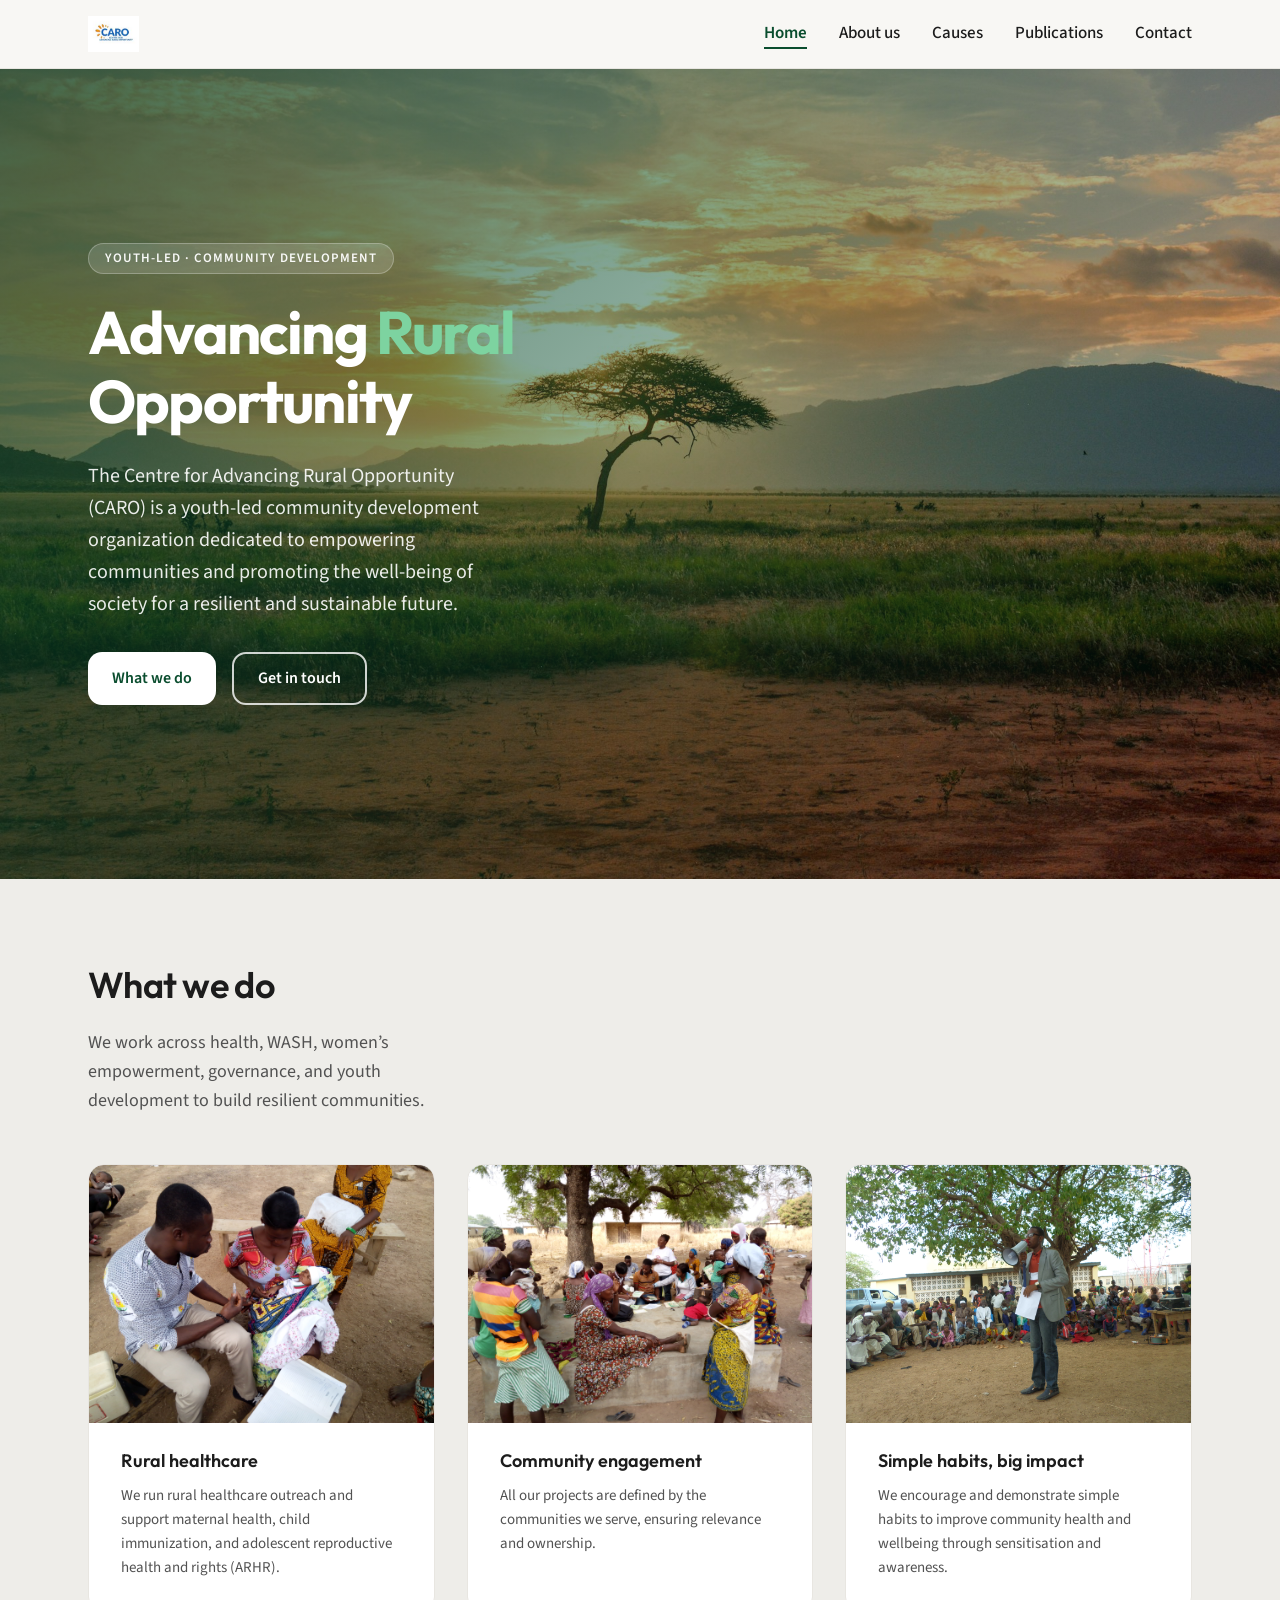
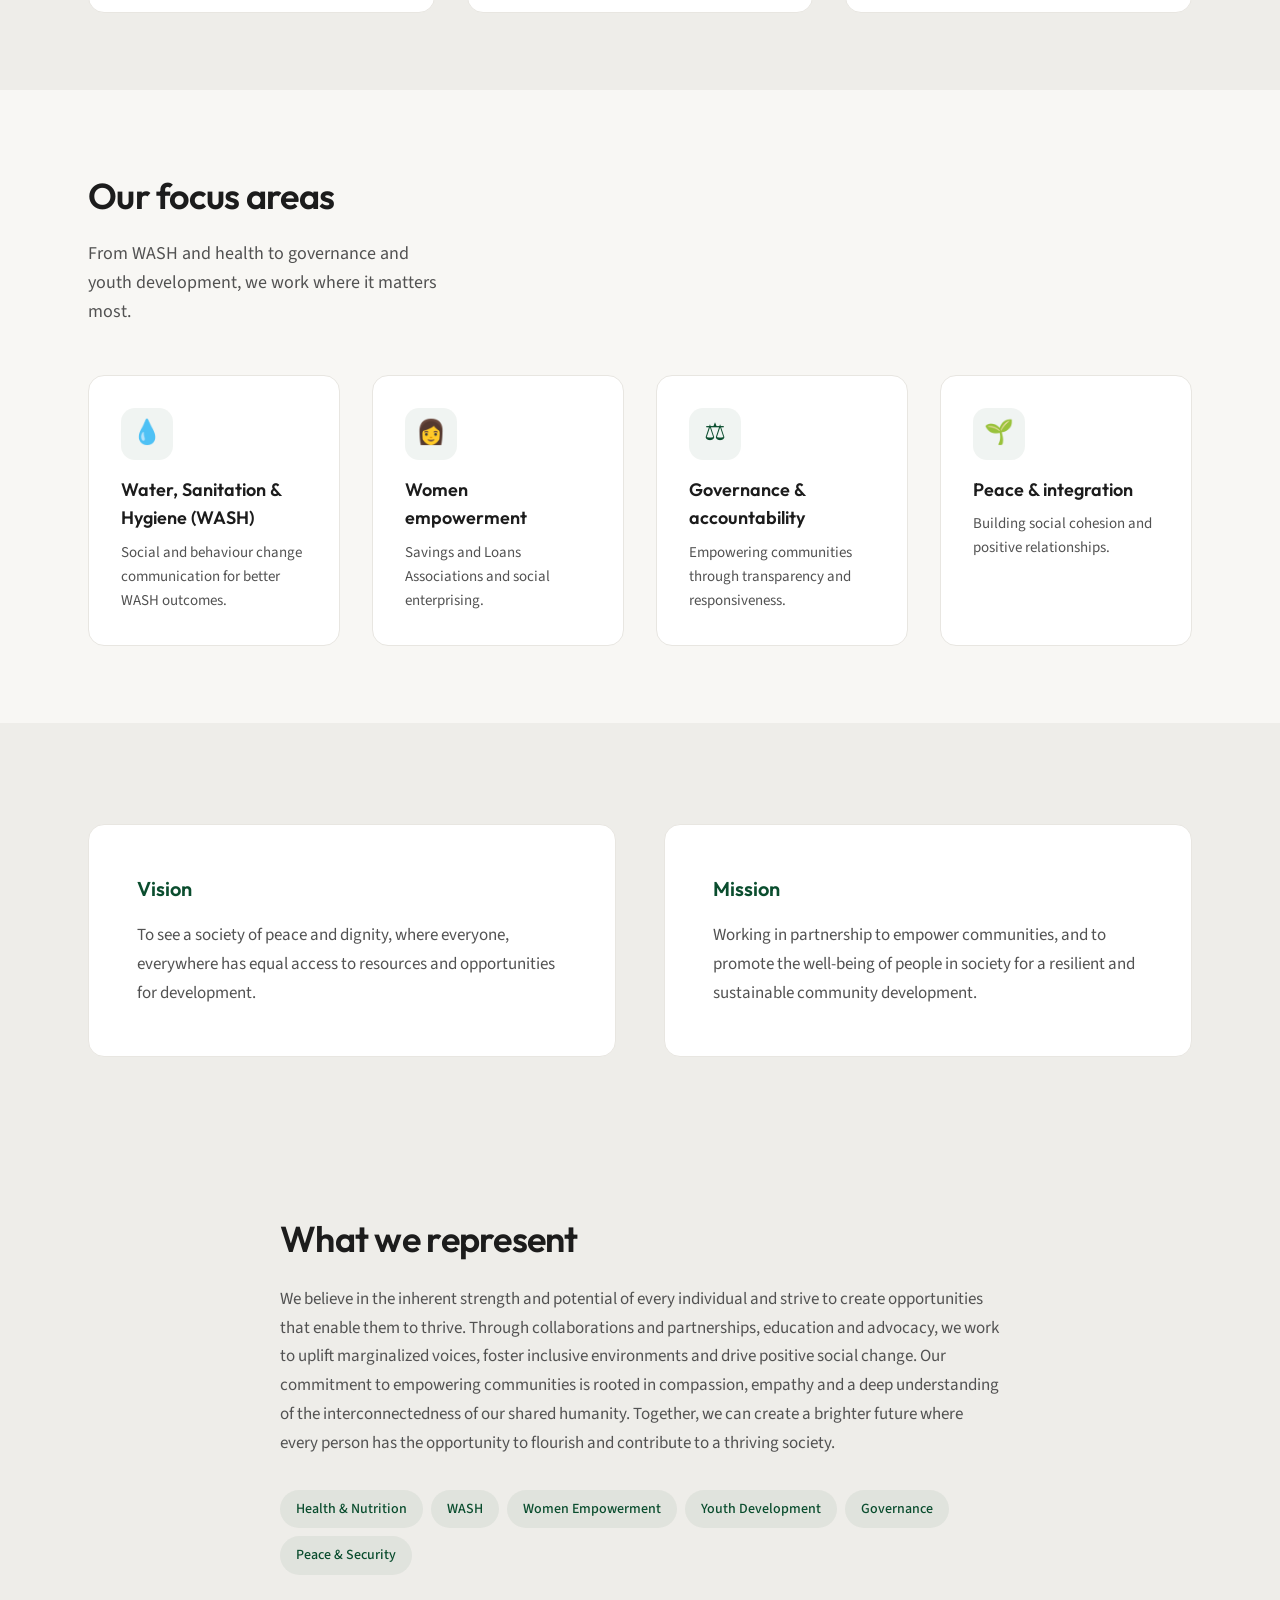
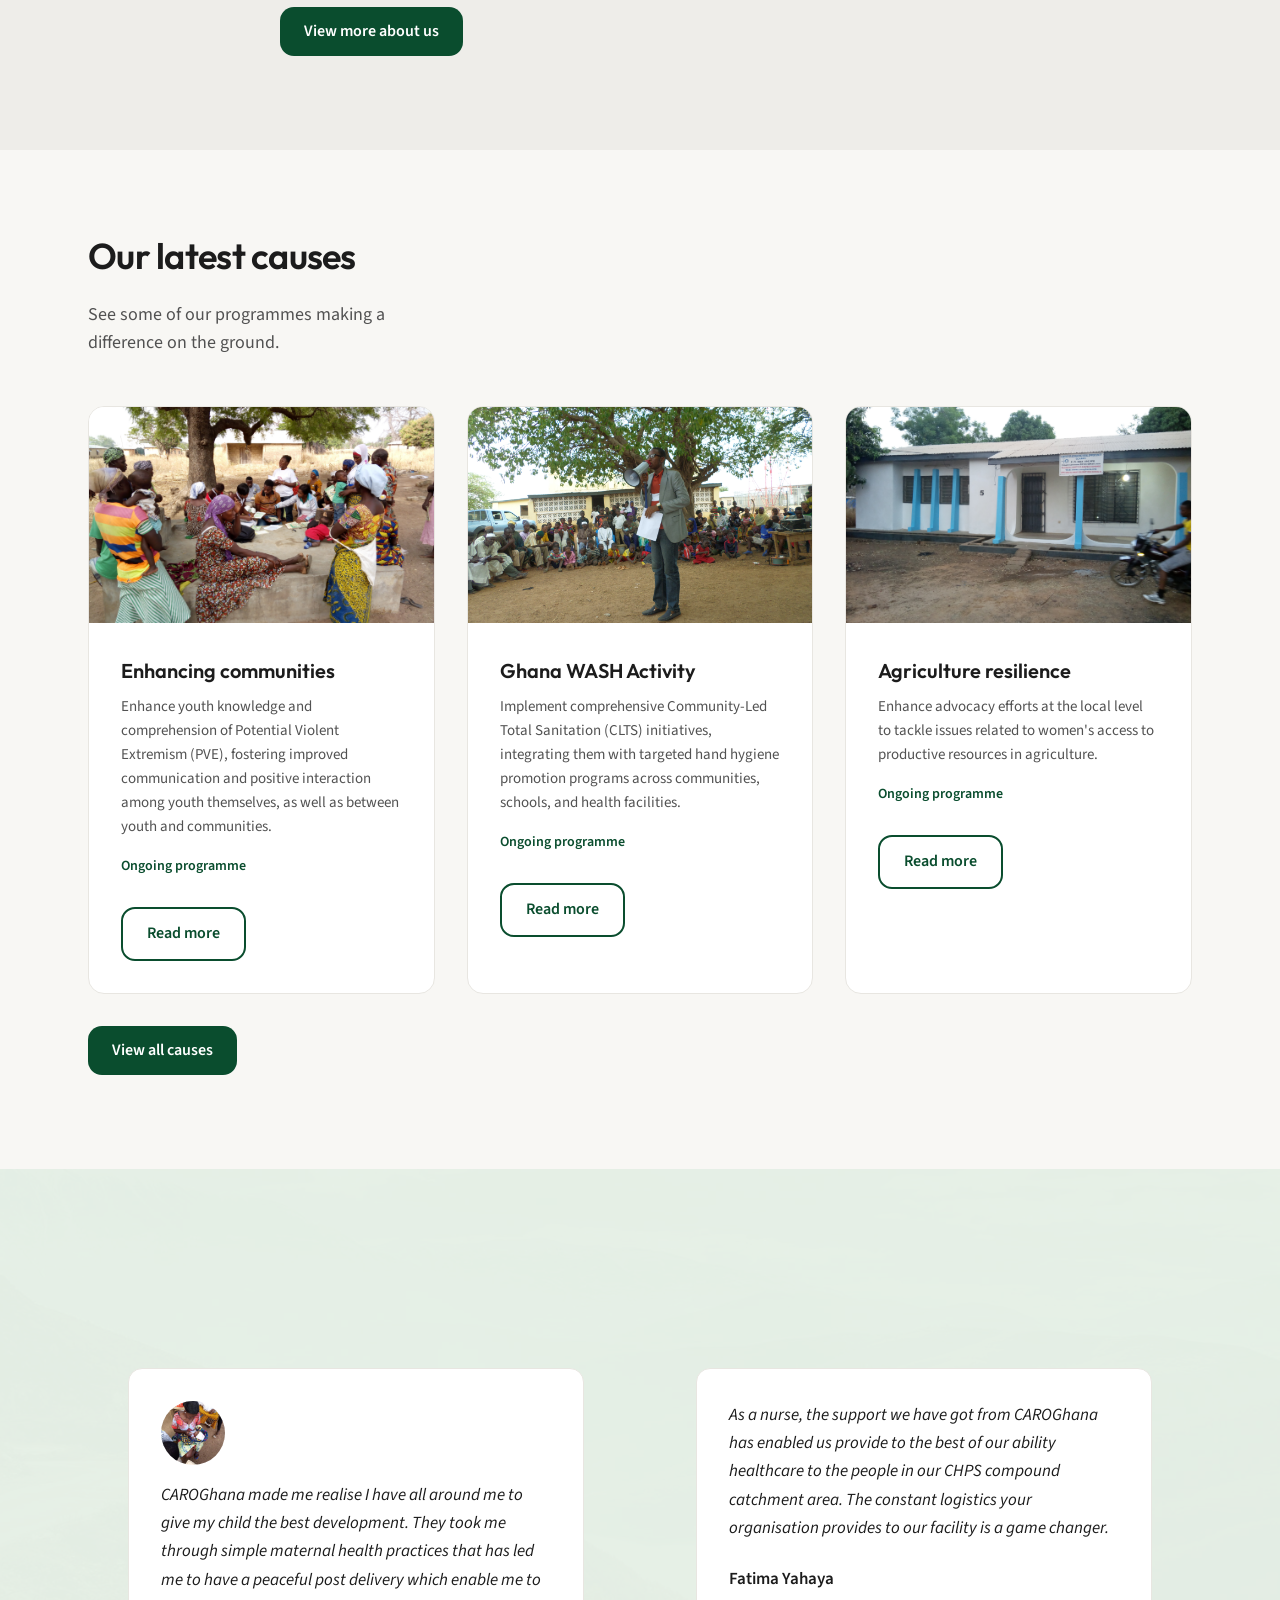
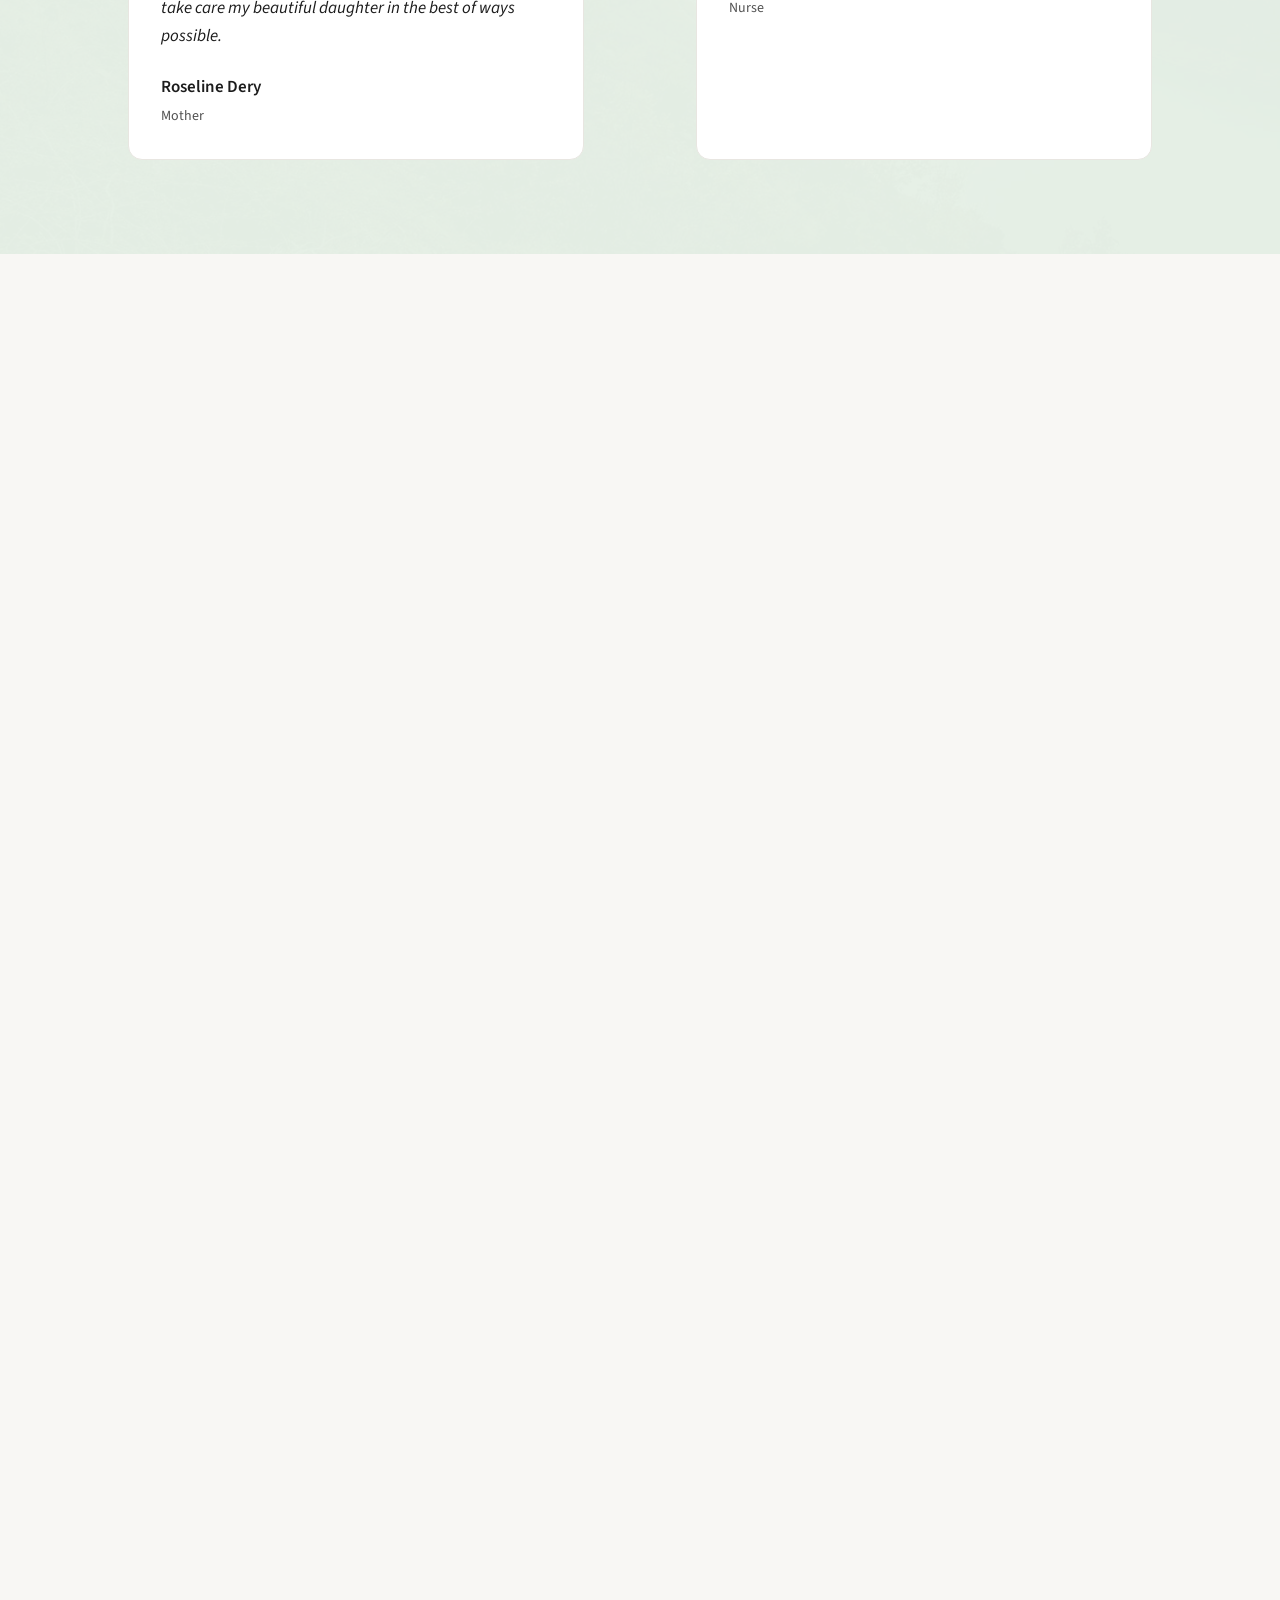
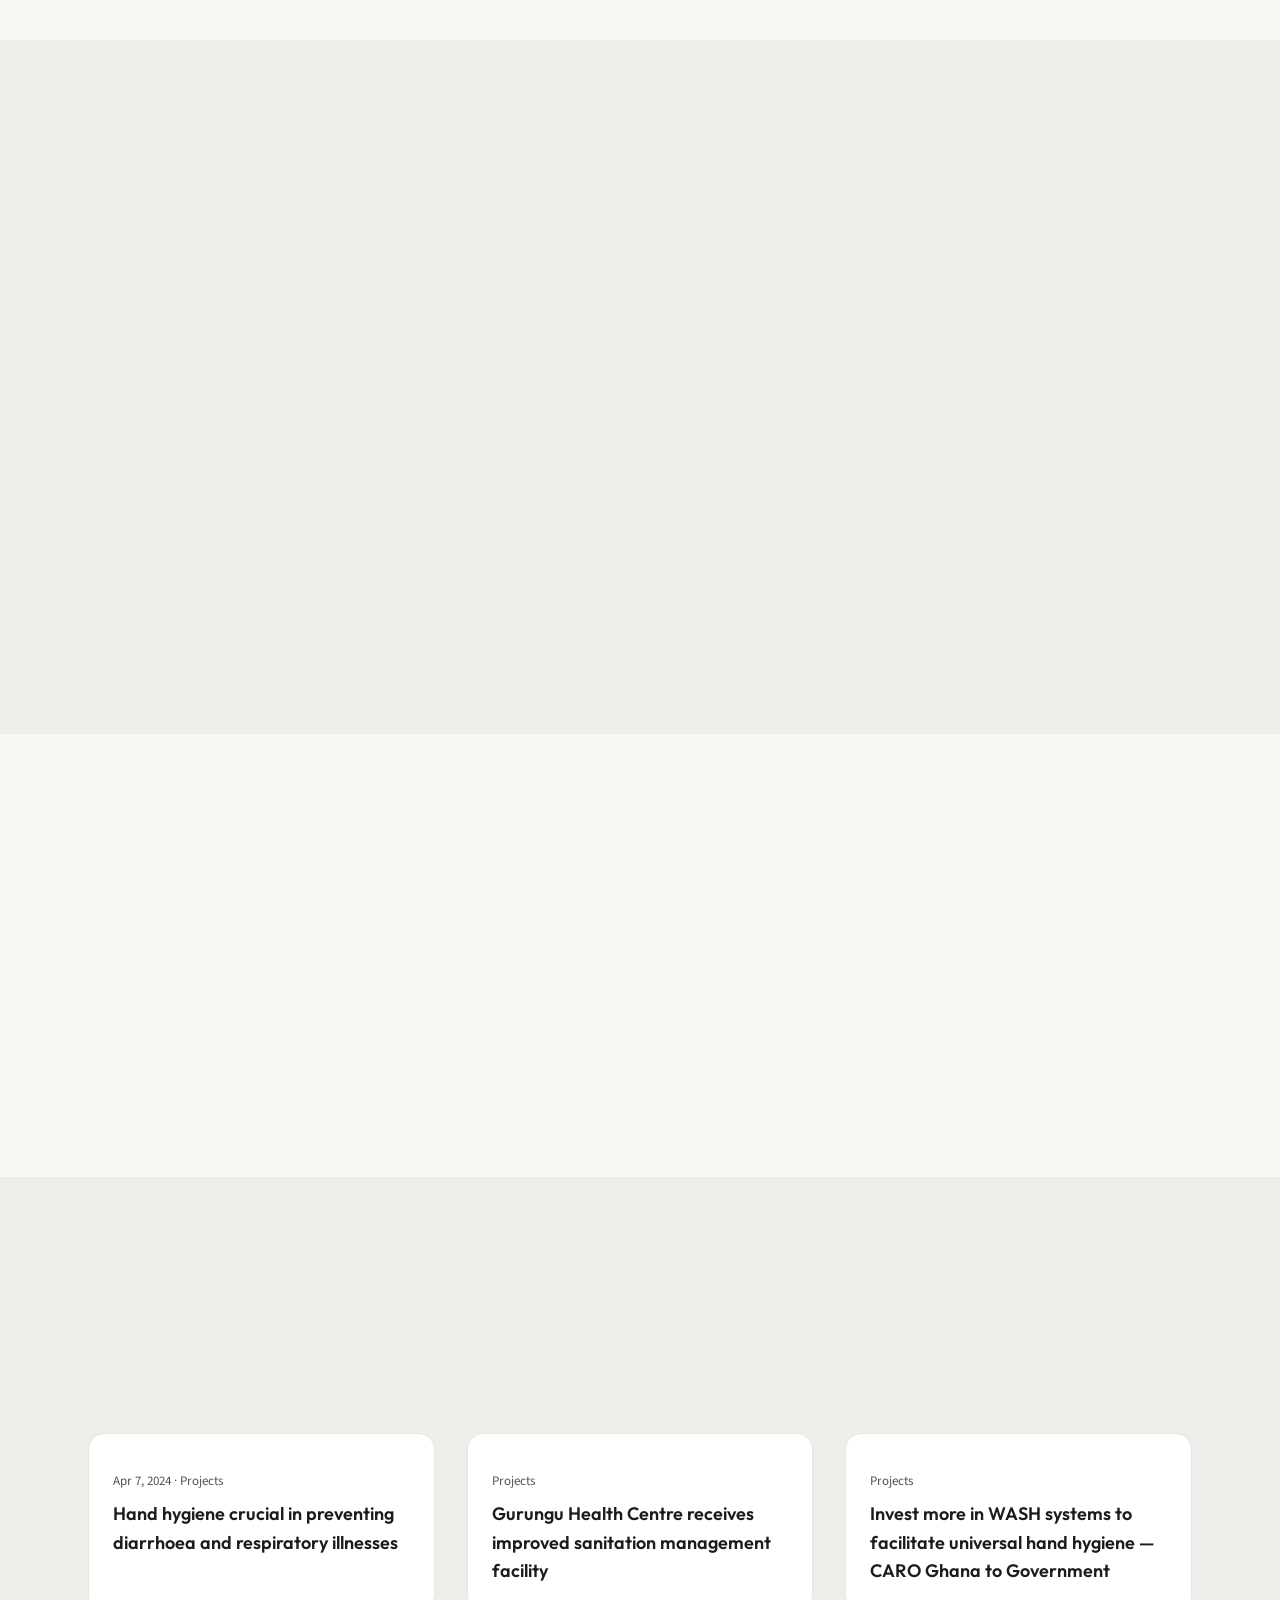
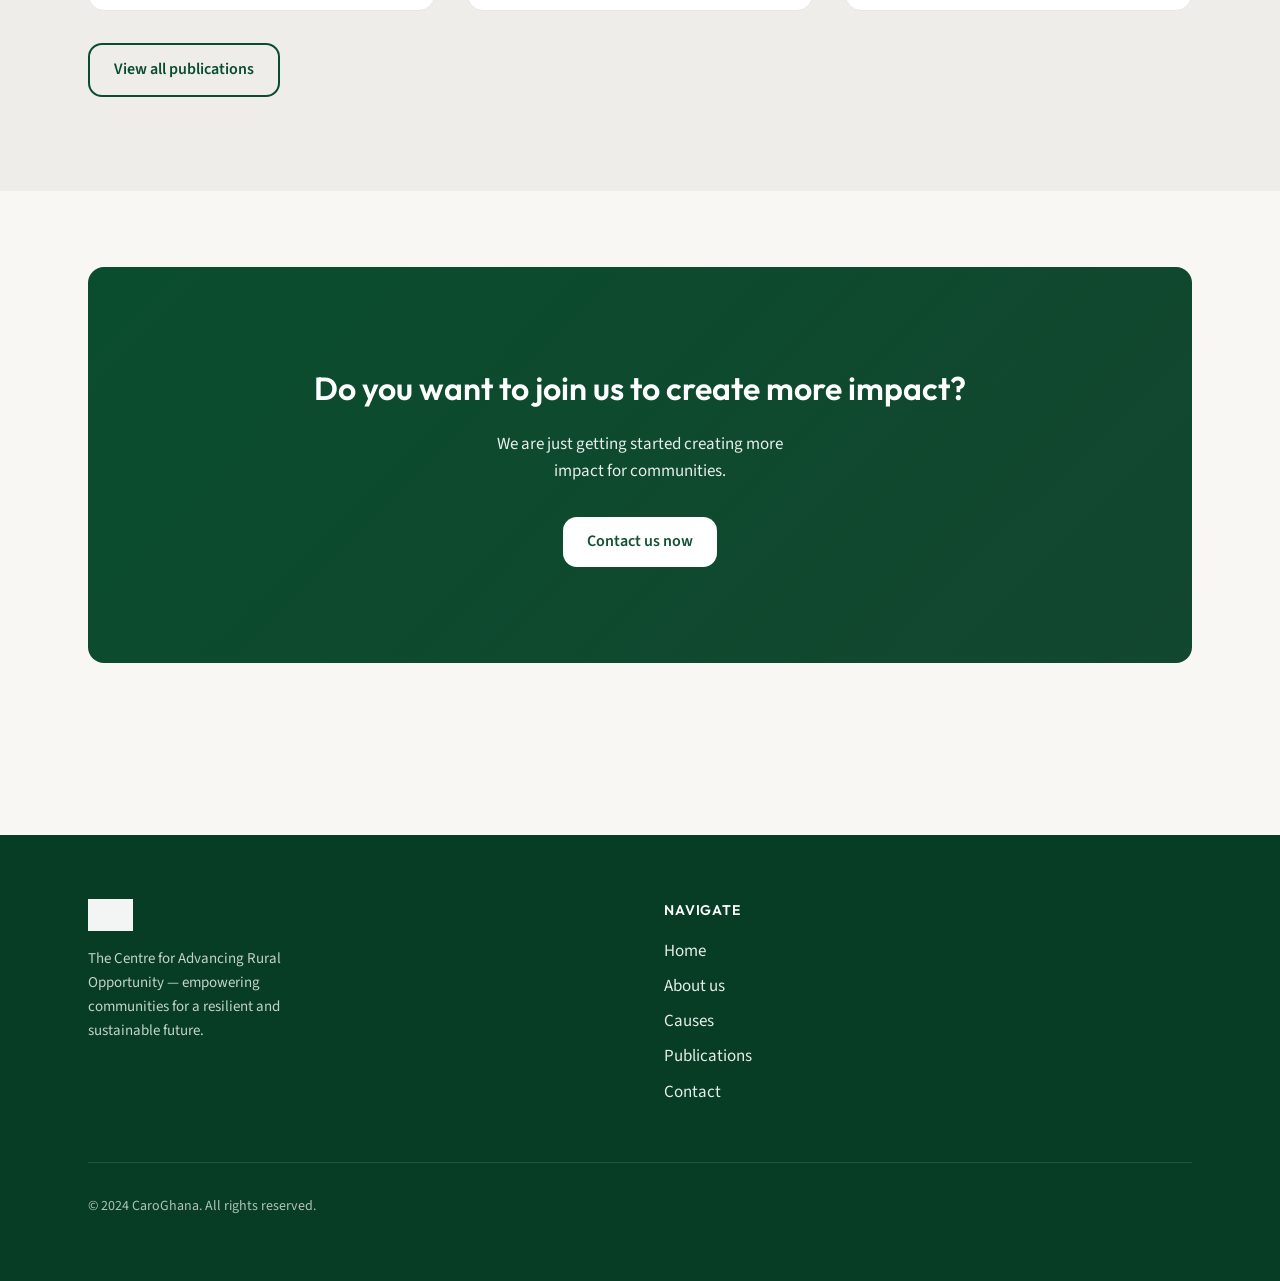
<file: index.html>
<!DOCTYPE html>
<html lang="en">
<head>
  <meta charset="UTF-8" />
  <meta name="viewport" content="width=device-width, initial-scale=1.0" />
  <meta name="description" content="CaroGhana – Centre for Advancing Rural Opportunity. Youth-led community development empowering rural communities in Ghana." />
  <title>Home – CaroGhana</title>
  <link rel="preconnect" href="https://fonts.googleapis.com" />
  <link rel="preconnect" href="https://fonts.gstatic.com" crossorigin />
  <link href="https://fonts.googleapis.com/css2?family=Outfit:wght@500;600;700&family=Source+Sans+3:wght@400;500;600;700&display=swap" rel="stylesheet" />
  <link rel="stylesheet" href="css/variables.css" />
  <link rel="stylesheet" href="css/base.css" />
  <link rel="stylesheet" href="css/header.css" />
  <link rel="stylesheet" href="css/hero.css" />
  <link rel="stylesheet" href="css/cards.css" />
  <link rel="stylesheet" href="css/animations.css" />
  <link rel="stylesheet" href="css/footer.css" />
</head>
<body>
  <a href="#main" class="skip-link">Skip to main content</a>

  <header class="site-header">
    <div class="container">
      <a href="index.html" class="logo"><img src="images/logo.jpg" alt="CaroGhana" /></a>
      <button type="button" class="nav-toggle" aria-label="Open menu" aria-expanded="false" data-nav-toggle>
        <span aria-hidden="true">☰</span>
      </button>
      <nav class="nav" id="nav" aria-label="Main">
        <ul class="nav-list">
          <li><a href="index.html" aria-current="page">Home</a></li>
          <li><a href="about.html">About us</a></li>
          <li><a href="causes.html">Causes</a></li>
          <li><a href="publications.html">Publications</a></li>
          <li><a href="contact.html">Contact</a></li>
        </ul>
      </nav>
    </div>
  </header>

  <main id="main">
    <section class="hero">
      <div class="container">
        <span class="hero-badge">Youth-led · Community development</span>
        <h1 class="hero-title">Advancing <span>Rural</span> Opportunity</h1>
        <p class="hero-lead">
          The Centre for Advancing Rural Opportunity (CARO) is a youth-led community development organization dedicated to empowering communities and promoting the well-being of society for a resilient and sustainable future.
        </p>
        <div class="hero-actions">
          <a href="about.html" class="btn btn--primary">What we do</a>
          <a href="contact.html" class="btn btn--outline">Get in touch</a>
        </div>
      </div>
    </section>

    <section class="section section--alt" id="what-we-do">
      <div class="container">
        <h2 class="section-title animate-on-scroll">What we do</h2>
        <p class="section-subtitle">
          We work across health, WASH, women’s empowerment, governance, and youth development to build resilient communities.
        </p>
        <div class="card-grid card-grid--3" style="margin-top: var(--space-2xl);">
          <article class="card card--focus card--with-image animate-on-scroll animate-on-scroll--delay-1">
            <div class="card-image"><img src="images/child_imunization.jpg" alt="Child immunization" loading="lazy" /></div>
            <h3 class="card-title">Rural healthcare</h3>
            <p class="card-text">We run rural healthcare outreach and support maternal health, child immunization, and adolescent reproductive health and rights (ARHR).</p>
          </article>
          <article class="card card--focus card--with-image animate-on-scroll animate-on-scroll--delay-2">
            <div class="card-image"><img src="images/community_engagement.jpg" alt="Community engagement" loading="lazy" /></div>
            <h3 class="card-title">Community engagement</h3>
            <p class="card-text">All our projects are defined by the communities we serve, ensuring relevance and ownership.</p>
          </article>
          <article class="card card--focus card--with-image animate-on-scroll animate-on-scroll--delay-3">
            <div class="card-image"><img src="images/sensitisation.JPG" alt="Community sensitisation" loading="lazy" /></div>
            <h3 class="card-title">Simple habits, big impact</h3>
            <p class="card-text">We encourage and demonstrate simple habits to improve community health and wellbeing through sensitisation and awareness.</p>
          </article>
        </div>
      </div>
    </section>

    <section class="section" id="focus-areas">
      <div class="container">
        <h2 class="section-title animate-on-scroll">Our focus areas</h2>
        <p class="section-subtitle animate-on-scroll animate-on-scroll--delay-1">
          From WASH and health to governance and youth development, we work where it matters most.
        </p>
        <div class="card-grid card-grid--4" style="margin-top: var(--space-2xl);">
          <article class="card card--focus animate-on-scroll animate-on-scroll--delay-1">
            <div class="card-icon" aria-hidden="true">💧</div>
            <h3 class="card-title">Water, Sanitation &amp; Hygiene (WASH)</h3>
            <p class="card-text">Social and behaviour change communication for better WASH outcomes.</p>
          </article>
          <article class="card card--focus animate-on-scroll animate-on-scroll--delay-2">
            <div class="card-icon" aria-hidden="true">👩</div>
            <h3 class="card-title">Women empowerment</h3>
            <p class="card-text">Savings and Loans Associations and social enterprising.</p>
          </article>
          <article class="card card--focus animate-on-scroll animate-on-scroll--delay-3">
            <div class="card-icon" aria-hidden="true">⚖️</div>
            <h3 class="card-title">Governance &amp; accountability</h3>
            <p class="card-text">Empowering communities through transparency and responsiveness.</p>
          </article>
          <article class="card card--focus animate-on-scroll animate-on-scroll--delay-4">
            <div class="card-icon" aria-hidden="true">🌱</div>
            <h3 class="card-title">Peace &amp; integration</h3>
            <p class="card-text">Building social cohesion and positive relationships.</p>
          </article>
        </div>
      </div>
    </section>

    <section class="section section--alt" id="vision-mission">
      <div class="container">
        <div class="vision-mission-grid">
          <div class="vision-mission-card animate-on-scroll">
            <h3 class="vision-mission-title">Vision</h3>
            <p class="vision-mission-text">To see a society of peace and dignity, where everyone, everywhere has equal access to resources and opportunities for development.</p>
          </div>
          <div class="vision-mission-card animate-on-scroll animate-on-scroll--delay-1">
            <h3 class="vision-mission-title">Mission</h3>
            <p class="vision-mission-text">Working in partnership to empower communities, and to promote the well-being of people in society for a resilient and sustainable community development.</p>
          </div>
        </div>
      </div>
    </section>

    <section class="section section--alt" id="about-preview">
      <div class="container container--narrow">
        <h2 class="section-title animate-on-scroll">What we represent</h2>
        <p class="animate-on-scroll animate-on-scroll--delay-1" style="margin-bottom: var(--space-xl); line-height: 1.7; color: var(--color-text-muted);">
          We believe in the inherent strength and potential of every individual and strive to create opportunities that enable them to thrive. Through collaborations and partnerships, education and advocacy, we work to uplift marginalized voices, foster inclusive environments and drive positive social change. Our commitment to empowering communities is rooted in compassion, empathy and a deep understanding of the interconnectedness of our shared humanity. Together, we can create a brighter future where every person has the opportunity to flourish and contribute to a thriving society.
        </p>
        <div class="aims-pills animate-on-scroll animate-on-scroll--delay-2">
          <span class="aim-pill">Health &amp; Nutrition</span>
          <span class="aim-pill">WASH</span>
          <span class="aim-pill">Women Empowerment</span>
          <span class="aim-pill">Youth Development</span>
          <span class="aim-pill">Governance</span>
          <span class="aim-pill">Peace &amp; Security</span>
        </div>
        <p style="margin-top: var(--space-xl);">
          <a href="about.html" class="btn btn--primary">View more about us</a>
        </p>
      </div>
    </section>

    <section class="section" id="causes">
      <div class="container">
        <h2 class="section-title">Our latest causes</h2>
        <p class="section-subtitle">See some of our programmes making a difference on the ground.</p>
        <div class="card-grid card-grid--3" style="margin-top: var(--space-2xl);">
          <article class="card card--cause animate-on-scroll">
            <div class="card-image"><img src="images/community_engagement.jpg" alt="Community engagement" loading="lazy" /></div>
            <div class="card-body">
              <h3 class="card-title">Enhancing communities</h3>
              <p class="card-text">Enhance youth knowledge and comprehension of Potential Violent Extremism (PVE), fostering improved communication and positive interaction among youth themselves, as well as between youth and communities.</p>
              <p class="card-meta">Ongoing programme</p>
              <a href="projects/enhancing-communities.html" class="btn btn--outline" style="margin-top: var(--space-md);">Read more</a>
            </div>
          </article>
          <article class="card card--cause animate-on-scroll animate-on-scroll--delay-1">
            <div class="card-image"><img src="images/sensitisation.JPG" alt="WASH sensitisation in community" loading="lazy" /></div>
            <div class="card-body">
              <h3 class="card-title">Ghana WASH Activity</h3>
              <p class="card-text">Implement comprehensive Community-Led Total Sanitation (CLTS) initiatives, integrating them with targeted hand hygiene promotion programs across communities, schools, and health facilities.</p>
              <p class="card-meta">Ongoing programme</p>
              <a href="projects/ghana-wash-activity.html" class="btn btn--outline" style="margin-top: var(--space-md);">Read more</a>
            </div>
          </article>
          <article class="card card--cause animate-on-scroll animate-on-scroll--delay-2">
            <div class="card-image"><img src="images/IMG_20180120_180959.jpg" alt="Agriculture and resilience" loading="lazy" /></div>
            <div class="card-body">
              <h3 class="card-title">Agriculture resilience</h3>
              <p class="card-text">Enhance advocacy efforts at the local level to tackle issues related to women's access to productive resources in agriculture.</p>
              <p class="card-meta">Ongoing programme</p>
              <a href="projects/agriculture-resilience.html" class="btn btn--outline" style="margin-top: var(--space-md);">Read more</a>
            </div>
          </article>
        </div>
        <p style="margin-top: var(--space-xl);">
          <a href="causes.html" class="btn btn--primary">View all causes</a>
        </p>
      </div>
    </section>

    <section class="section section--alt section--testimonials" id="testimonials">
      <div class="container">
        <h2 class="section-title animate-on-scroll">How communities feel about our impact</h2>
        <div class="card-grid card-grid--2" style="margin-top: var(--space-2xl);">
          <blockquote class="card card--testimonial">
            <img src="images/testimonial-person.jpg" alt="" class="card-avatar" width="64" height="64" loading="lazy" />
            <p class="card-quote">CAROGhana made me realise I have all around me to give my child the best development. They took me through simple maternal health practices that has led me to have a peaceful post delivery which enable me to take care my beautiful daughter in the best of ways possible.</p>
            <p class="card-author">Roseline Dery</p>
            <p class="card-role">Mother</p>
          </blockquote>
          <blockquote class="card card--testimonial">
            <p class="card-quote">As a nurse, the support we have got from CAROGhana has enabled us provide to the best of our ability healthcare to the people in our CHPS compound catchment area. The constant logistics your organisation provides to our facility is a game changer.</p>
            <p class="card-author">Fatima Yahaya</p>
            <p class="card-role">Nurse</p>
          </blockquote>
        </div>
      </div>
    </section>

    <section class="section" id="gallery">
      <div class="container">
        <h2 class="section-title animate-on-scroll">Our work in action</h2>
        <p class="section-subtitle animate-on-scroll animate-on-scroll--delay-1">See our programmes and community engagement across Ghana.</p>
        <div class="gallery-grid">
          <article class="gallery-card animate-on-scroll">
            <span class="gallery-card-label">Community engagement</span>
            <div class="gallery-card-image">
              <img src="images/community_engagement.jpg" alt="Community engagement" loading="lazy" />
            </div>
            <p class="gallery-card-caption">Engaging communities in our programmes</p>
          </article>
          <article class="gallery-card animate-on-scroll animate-on-scroll--delay-1">
            <span class="gallery-card-label">Sensitisation</span>
            <div class="gallery-card-image">
              <img src="images/sensitisation.JPG" alt="Sensitisation and awareness" loading="lazy" />
            </div>
            <p class="gallery-card-caption">Awareness and behaviour change</p>
          </article>
          <article class="gallery-card animate-on-scroll animate-on-scroll--delay-2">
            <span class="gallery-card-label">Child immunization</span>
            <div class="gallery-card-image">
              <img src="images/child_imunization.jpg" alt="Child immunization" loading="lazy" />
            </div>
            <p class="gallery-card-caption">Rural healthcare outreach</p>
          </article>
          <article class="gallery-card animate-on-scroll animate-on-scroll--delay-3">
            <span class="gallery-card-label">Field work</span>
            <div class="gallery-card-image">
              <img src="images/IMG_20180120_180959.jpg" alt="Field work" loading="lazy" />
            </div>
            <p class="gallery-card-caption">Programmes on the ground</p>
          </article>
        </div>
      </div>
    </section>

    <section class="section section--alt" id="behind-scenes">
      <div class="container">
        <h2 class="section-title animate-on-scroll">Behind the scenes</h2>
        <p class="section-subtitle animate-on-scroll animate-on-scroll--delay-1">Our team at work.</p>
        <div class="office-section">
          <div class="office-image animate-on-scroll">
            <img src="images/office.jpg" alt="CaroGhana office" loading="lazy" />
          </div>
          <div class="office-content animate-on-scroll animate-on-scroll--delay-1">
            <h3>Youth-led, community-driven</h3>
            <p>The Centre for Advancing Rural Opportunity is a youth-led organization. Our team works in partnership with communities across Ghana to deliver sustainable, locally-owned development programmes.</p>
            <a href="about.html" class="btn btn--outline" style="margin-top: var(--space-md);">Learn more about us</a>
          </div>
        </div>
      </div>
    </section>

    <section class="section" id="sponsors">
      <div class="container">
        <h2 class="section-title animate-on-scroll">Our sponsors &amp; partners</h2>
        <p class="section-subtitle animate-on-scroll animate-on-scroll--delay-1">We work with partners who share our focus on improving general human wellbeing.</p>
        <div class="sponsor-grid" style="margin-top: var(--space-2xl);">
          <div class="sponsor-item animate-on-scroll"><img src="images/partner-sdg.jpeg" alt="SDG partner" loading="lazy" /></div>
          <div class="sponsor-item animate-on-scroll animate-on-scroll--delay-1"><img src="images/coniwas%20logo.png" alt="CONIWAS partner" loading="lazy" /></div>
          <div class="sponsor-item animate-on-scroll animate-on-scroll--delay-2"><img src="images/images.jpeg" alt="Partner" loading="lazy" /></div>
        </div>
      </div>
    </section>

    <section class="section section--alt" id="publications-preview">
      <div class="container">
        <h2 class="section-title animate-on-scroll">Our publications</h2>
        <p class="section-subtitle animate-on-scroll animate-on-scroll--delay-1">We publish articles to keep everyone informed of our projects and impact.</p>
        <div class="card-grid card-grid--3" style="margin-top: var(--space-2xl);">
          <a href="publications/hand-hygiene-preventing-illnesses.html" class="card card--publication">
            <div class="card-body">
              <p class="card-meta">Apr 7, 2024 · Projects</p>
              <h3 class="card-title">Hand hygiene crucial in preventing diarrhoea and respiratory illnesses</h3>
            </div>
          </a>
          <a href="publications/gurungu-health-centre-sanitation.html" class="card card--publication">
            <div class="card-body">
              <p class="card-meta">Projects</p>
              <h3 class="card-title">Gurungu Health Centre receives improved sanitation management facility</h3>
            </div>
          </a>
          <a href="publications/wash-systems-universal-hand-hygiene.html" class="card card--publication">
            <div class="card-body">
              <p class="card-meta">Projects</p>
              <h3 class="card-title">Invest more in WASH systems to facilitate universal hand hygiene — CARO Ghana to Government</h3>
            </div>
          </a>
        </div>
        <p style="margin-top: var(--space-xl);">
          <a href="publications.html" class="btn btn--outline">View all publications</a>
        </p>
      </div>
    </section>

    <section class="section">
      <div class="container">
        <div class="cta-block">
          <h2>Do you want to join us to create more impact?</h2>
          <p>We are just getting started creating more impact for communities.</p>
          <a href="contact.html" class="btn btn--accent">Contact us now</a>
        </div>
      </div>
    </section>
  </main>

  <footer class="site-footer">
    <div class="container">
      <div class="footer-grid">
        <div class="footer-brand">
          <a href="index.html" class="logo"><img src="images/logo.jpg" alt="CaroGhana" /></a>
          <p>The Centre for Advancing Rural Opportunity — empowering communities for a resilient and sustainable future.</p>
        </div>
        <div class="footer-nav">
          <h4>Navigate</h4>
          <ul>
            <li><a href="index.html">Home</a></li>
            <li><a href="about.html">About us</a></li>
            <li><a href="causes.html">Causes</a></li>
            <li><a href="publications.html">Publications</a></li>
            <li><a href="contact.html">Contact</a></li>
          </ul>
        </div>
      </div>
      <div class="footer-bottom">
        © 2024 CaroGhana. All rights reserved.
      </div>
    </div>
  </footer>

  <script>
    (function () {
      var toggle = document.querySelector('[data-nav-toggle]');
      var nav = document.getElementById('nav');
      if (!toggle || !nav) return;
      toggle.addEventListener('click', function () {
        var open = nav.classList.toggle('is-open');
        toggle.setAttribute('aria-expanded', open);
        toggle.setAttribute('aria-label', open ? 'Close menu' : 'Open menu');
      });

      var header = document.querySelector('.site-header');
      window.addEventListener('scroll', function () {
        if (window.scrollY > 20) header.classList.add('scrolled');
        else header.classList.remove('scrolled');
      });

      var els = document.querySelectorAll('.animate-on-scroll');
      var io = new IntersectionObserver(function (entries) {
        entries.forEach(function (e) {
          if (e.isIntersecting) e.target.classList.add('is-visible');
        });
      }, { threshold: 0.1, rootMargin: '0px 0px -40px 0px' });
      els.forEach(function (el) { io.observe(el); });
    })();
  </script>
</body>
</html>
</file>
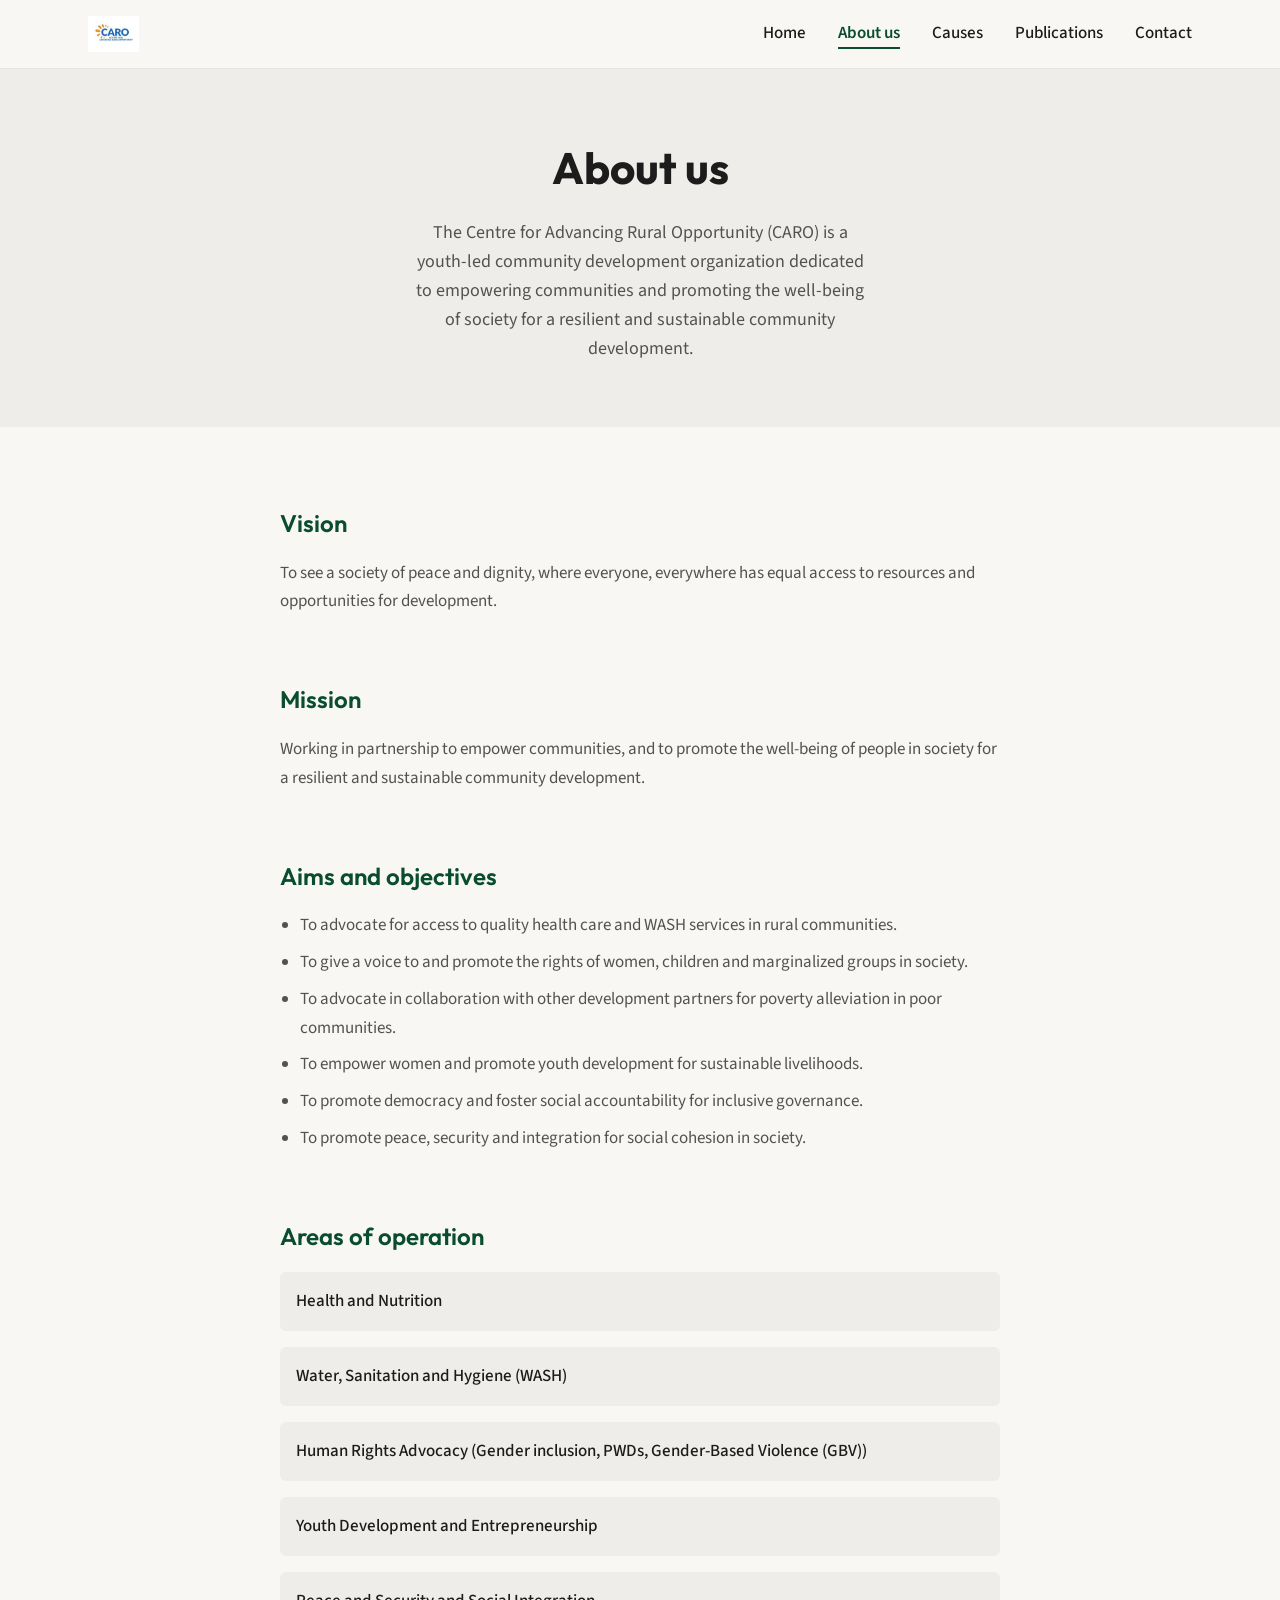
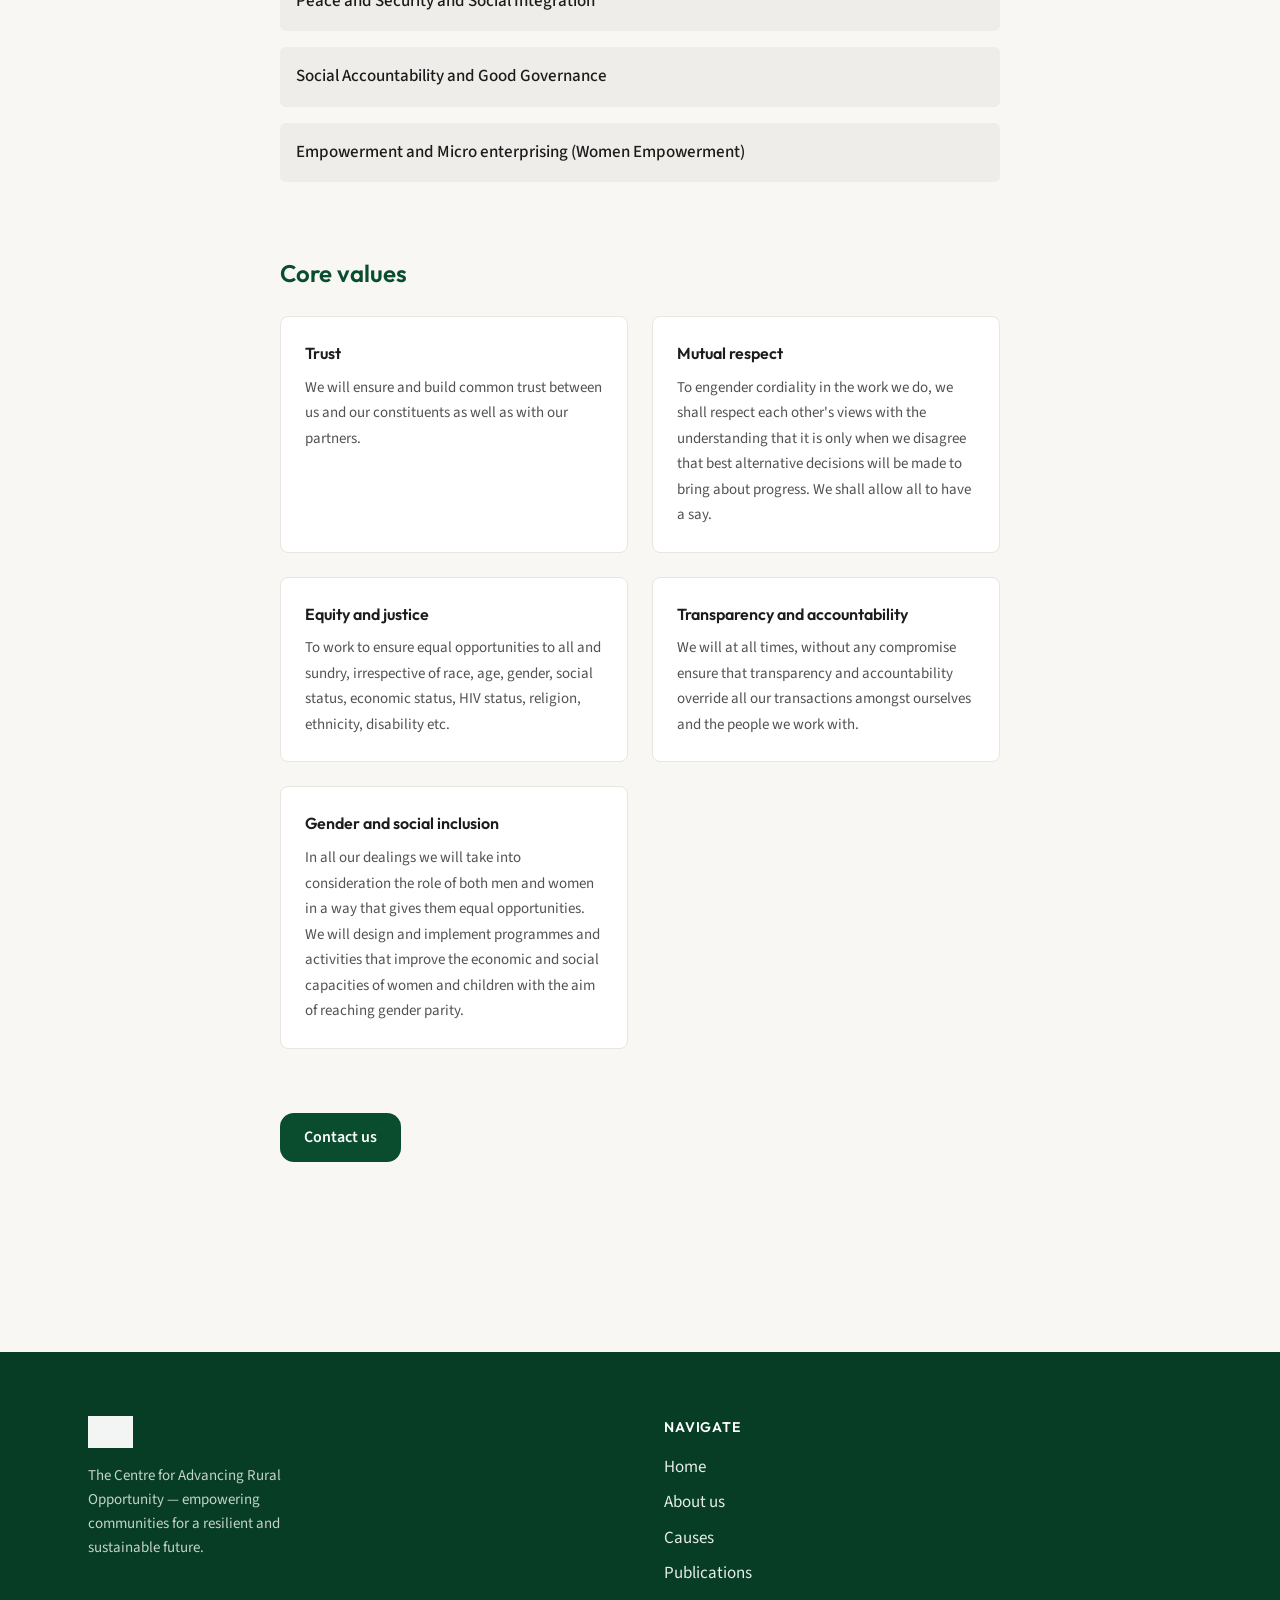
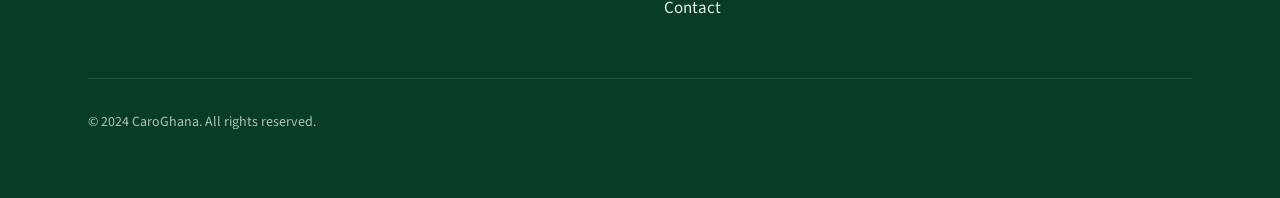
<file: about.html>
<!DOCTYPE html>
<html lang="en">
<head>
  <meta charset="UTF-8" />
  <meta name="viewport" content="width=device-width, initial-scale=1.0" />
  <meta name="description" content="About CaroGhana – Vision, mission, aims, areas of operation and core values." />
  <title>About us – CaroGhana</title>
  <link rel="preconnect" href="https://fonts.googleapis.com" />
  <link rel="preconnect" href="https://fonts.gstatic.com" crossorigin />
  <link href="https://fonts.googleapis.com/css2?family=Outfit:wght@500;600;700&family=Source+Sans+3:wght@400;500;600;700&display=swap" rel="stylesheet" />
  <link rel="stylesheet" href="css/variables.css" />
  <link rel="stylesheet" href="css/base.css" />
  <link rel="stylesheet" href="css/header.css" />
  <link rel="stylesheet" href="css/cards.css" />
  <link rel="stylesheet" href="css/animations.css" />
  <link rel="stylesheet" href="css/footer.css" />
  <style>
    .page-hero { padding-block: var(--space-3xl); text-align: center; }
    .page-hero h1 { font-family: var(--font-heading); font-size: clamp(2rem, 4vw, 2.75rem); font-weight: 700; margin: 0 0 var(--space-md); }
    .page-hero p { font-size: 1.125rem; color: var(--color-text-muted); max-width: 50ch; margin: 0 auto; }
    .about-block { margin-bottom: var(--space-3xl); }
    .about-block h2 { font-family: var(--font-heading); font-size: 1.5rem; font-weight: 600; margin: 0 0 var(--space-md); color: var(--color-primary); }
    .about-block p, .about-block ul { margin: 0 0 var(--space-md); color: var(--color-text-muted); line-height: 1.7; }
    .about-block ul { padding-left: 1.25rem; }
    .about-block li { margin-bottom: var(--space-sm); }
    .values-grid { display: grid; grid-template-columns: repeat(auto-fill, minmax(260px, 1fr)); gap: var(--space-lg); margin-top: var(--space-lg); }
    .value-card { padding: var(--space-lg); background: var(--color-surface); border-radius: var(--radius-md); border: 1px solid var(--color-border); }
    .value-card h3 { font-family: var(--font-heading); font-size: 1rem; font-weight: 600; margin: 0 0 var(--space-sm); color: var(--color-text); }
    .value-card p { margin: 0; font-size: 0.9375rem; color: var(--color-text-muted); }
    .areas-list { list-style: none; padding: 0; margin: 0; display: grid; gap: var(--space-sm); }
    .areas-list li { padding: var(--space-md); background: var(--color-bg-alt); border-radius: var(--radius-sm); font-weight: 500; }
  </style>
</head>
<body>
  <a href="#main" class="skip-link">Skip to main content</a>

  <header class="site-header">
    <div class="container">
      <a href="index.html" class="logo"><img src="images/logo.jpg" alt="CaroGhana" /></a>
      <button type="button" class="nav-toggle" aria-label="Open menu" aria-expanded="false" data-nav-toggle>
        <span aria-hidden="true">☰</span>
      </button>
      <nav class="nav" id="nav" aria-label="Main">
        <ul class="nav-list">
          <li><a href="index.html">Home</a></li>
          <li><a href="about.html" aria-current="page">About us</a></li>
          <li><a href="causes.html">Causes</a></li>
          <li><a href="publications.html">Publications</a></li>
          <li><a href="contact.html">Contact</a></li>
        </ul>
      </nav>
    </div>
  </header>

  <main id="main">
    <section class="page-hero section--alt">
      <div class="container container--narrow">
        <h1>About us</h1>
        <p>The Centre for Advancing Rural Opportunity (CARO) is a youth-led community development organization dedicated to empowering communities and promoting the well-being of society for a resilient and sustainable community development.</p>
      </div>
    </section>

    <section class="section">
      <div class="container container--narrow">
        <div class="about-block">
          <h2>Vision</h2>
          <p>To see a society of peace and dignity, where everyone, everywhere has equal access to resources and opportunities for development.</p>
        </div>

        <div class="about-block">
          <h2>Mission</h2>
          <p>Working in partnership to empower communities, and to promote the well-being of people in society for a resilient and sustainable community development.</p>
        </div>

        <div class="about-block">
          <h2>Aims and objectives</h2>
          <ul>
            <li>To advocate for access to quality health care and WASH services in rural communities.</li>
            <li>To give a voice to and promote the rights of women, children and marginalized groups in society.</li>
            <li>To advocate in collaboration with other development partners for poverty alleviation in poor communities.</li>
            <li>To empower women and promote youth development for sustainable livelihoods.</li>
            <li>To promote democracy and foster social accountability for inclusive governance.</li>
            <li>To promote peace, security and integration for social cohesion in society.</li>
          </ul>
        </div>

        <div class="about-block">
          <h2>Areas of operation</h2>
          <ol class="areas-list">
            <li>Health and Nutrition</li>
            <li>Water, Sanitation and Hygiene (WASH)</li>
            <li>Human Rights Advocacy (Gender inclusion, PWDs, Gender-Based Violence (GBV))</li>
            <li>Youth Development and Entrepreneurship</li>
            <li>Peace and Security and Social Integration</li>
            <li>Social Accountability and Good Governance</li>
            <li>Empowerment and Micro enterprising (Women Empowerment)</li>
          </ol>
        </div>

        <div class="about-block">
          <h2>Core values</h2>
          <div class="values-grid">
            <div class="value-card">
              <h3>Trust</h3>
              <p>We will ensure and build common trust between us and our constituents as well as with our partners.</p>
            </div>
            <div class="value-card">
              <h3>Mutual respect</h3>
              <p>To engender cordiality in the work we do, we shall respect each other's views with the understanding that it is only when we disagree that best alternative decisions will be made to bring about progress. We shall allow all to have a say.</p>
            </div>
            <div class="value-card">
              <h3>Equity and justice</h3>
              <p>To work to ensure equal opportunities to all and sundry, irrespective of race, age, gender, social status, economic status, HIV status, religion, ethnicity, disability etc.</p>
            </div>
            <div class="value-card">
              <h3>Transparency and accountability</h3>
              <p>We will at all times, without any compromise ensure that transparency and accountability override all our transactions amongst ourselves and the people we work with.</p>
            </div>
            <div class="value-card">
              <h3>Gender and social inclusion</h3>
              <p>In all our dealings we will take into consideration the role of both men and women in a way that gives them equal opportunities. We will design and implement programmes and activities that improve the economic and social capacities of women and children with the aim of reaching gender parity.</p>
            </div>
          </div>
        </div>

        <p style="margin-top: var(--space-2xl);">
          <a href="contact.html" class="btn btn--primary">Contact us</a>
        </p>
      </div>
    </section>
  </main>

  <footer class="site-footer">
    <div class="container">
      <div class="footer-grid">
        <div class="footer-brand">
          <a href="index.html" class="logo"><img src="images/logo.jpg" alt="CaroGhana" /></a>
          <p>The Centre for Advancing Rural Opportunity — empowering communities for a resilient and sustainable future.</p>
        </div>
        <div class="footer-nav">
          <h4>Navigate</h4>
          <ul>
            <li><a href="index.html">Home</a></li>
            <li><a href="about.html">About us</a></li>
            <li><a href="causes.html">Causes</a></li>
            <li><a href="publications.html">Publications</a></li>
            <li><a href="contact.html">Contact</a></li>
          </ul>
        </div>
      </div>
      <div class="footer-bottom">© 2024 CaroGhana. All rights reserved.</div>
    </div>
  </footer>

  <script>
    (function () {
      var toggle = document.querySelector('[data-nav-toggle]');
      var nav = document.getElementById('nav');
      if (!toggle || !nav) return;
      toggle.addEventListener('click', function () {
        var open = nav.classList.toggle('is-open');
        toggle.setAttribute('aria-expanded', open);
        toggle.setAttribute('aria-label', open ? 'Close menu' : 'Open menu');
      });
    })();
  </script>
</body>
</html>
</file>
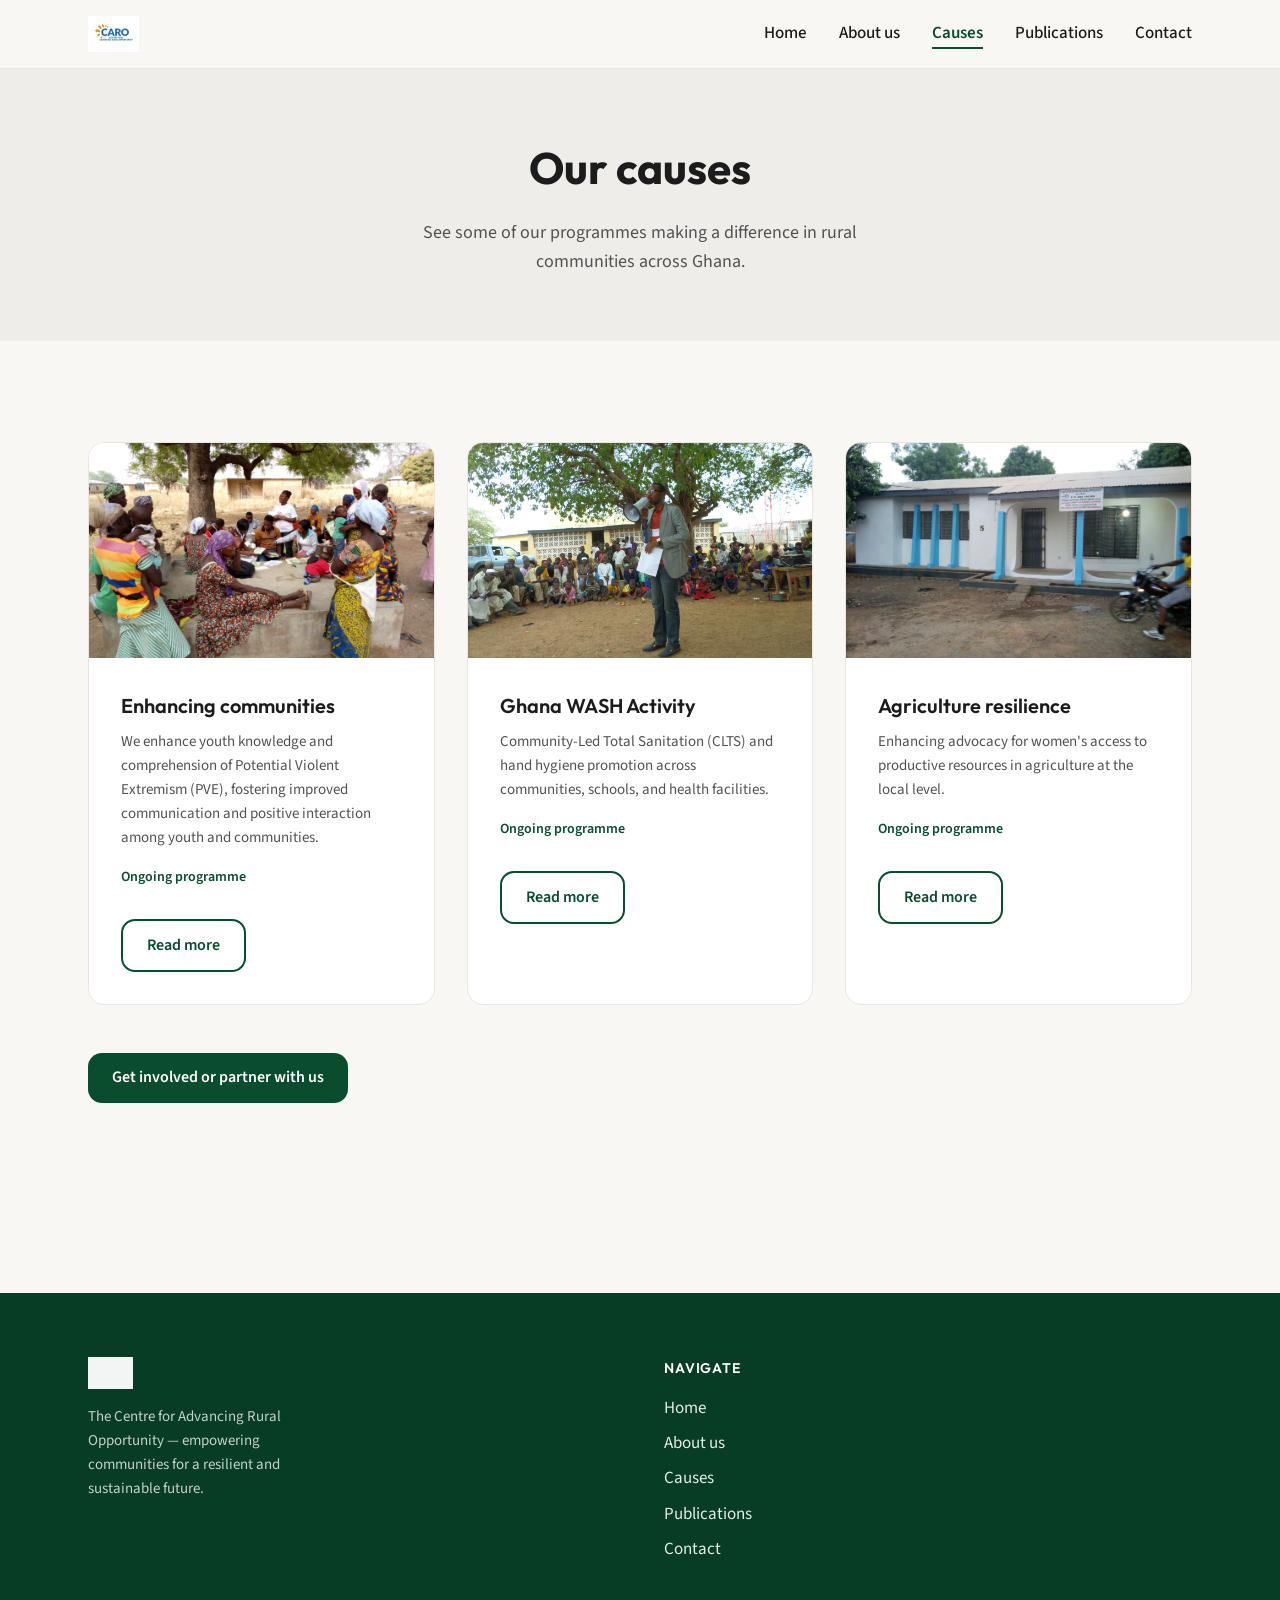
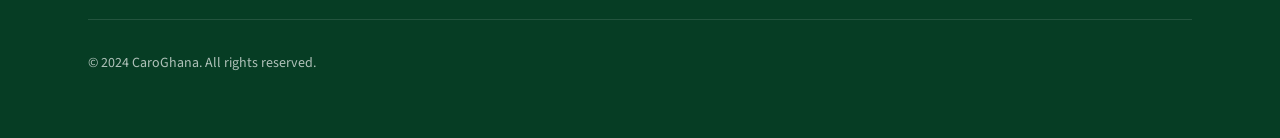
<file: causes.html>
<!DOCTYPE html>
<html lang="en">
<head>
  <meta charset="UTF-8" />
  <meta name="viewport" content="width=device-width, initial-scale=1.0" />
  <meta name="description" content="CaroGhana causes and programmes – Enhancing communities, WASH, agriculture resilience and more." />
  <title>Causes – CaroGhana</title>
  <link rel="preconnect" href="https://fonts.googleapis.com" />
  <link rel="preconnect" href="https://fonts.gstatic.com" crossorigin />
  <link href="https://fonts.googleapis.com/css2?family=Outfit:wght@500;600;700&family=Source+Sans+3:wght@400;500;600;700&display=swap" rel="stylesheet" />
  <link rel="stylesheet" href="css/variables.css" />
  <link rel="stylesheet" href="css/base.css" />
  <link rel="stylesheet" href="css/header.css" />
  <link rel="stylesheet" href="css/cards.css" />
  <link rel="stylesheet" href="css/animations.css" />
  <link rel="stylesheet" href="css/footer.css" />
  <style>
    .page-hero { padding-block: var(--space-3xl); text-align: center; }
    .page-hero h1 { font-family: var(--font-heading); font-size: clamp(2rem, 4vw, 2.75rem); font-weight: 700; margin: 0 0 var(--space-md); }
    .page-hero p { font-size: 1.125rem; color: var(--color-text-muted); max-width: 50ch; margin: 0 auto; }
  </style>
</head>
<body>
  <a href="#main" class="skip-link">Skip to main content</a>

  <header class="site-header">
    <div class="container">
      <a href="index.html" class="logo"><img src="images/logo.jpg" alt="CaroGhana" /></a>
      <button type="button" class="nav-toggle" aria-label="Open menu" aria-expanded="false" data-nav-toggle>
        <span aria-hidden="true">☰</span>
      </button>
      <nav class="nav" id="nav" aria-label="Main">
        <ul class="nav-list">
          <li><a href="index.html">Home</a></li>
          <li><a href="about.html">About us</a></li>
          <li><a href="causes.html" aria-current="page">Causes</a></li>
          <li><a href="publications.html">Publications</a></li>
          <li><a href="contact.html">Contact</a></li>
        </ul>
      </nav>
    </div>
  </header>

  <main id="main">
    <section class="page-hero section--alt">
      <div class="container container--narrow">
        <h1>Our causes</h1>
        <p>See some of our programmes making a difference in rural communities across Ghana.</p>
      </div>
    </section>

    <section class="section">
      <div class="container">
        <div class="card-grid card-grid--3" style="margin-top: var(--space-lg);">
          <article class="card card--cause">
            <div class="card-image"><img src="images/community_engagement.jpg" alt="Community engagement" loading="lazy" /></div>
            <div class="card-body">
              <h2 class="card-title">Enhancing communities</h2>
              <p class="card-text">We enhance youth knowledge and comprehension of Potential Violent Extremism (PVE), fostering improved communication and positive interaction among youth and communities.</p>
              <p class="card-meta">Ongoing programme</p>
              <a href="projects/enhancing-communities.html" class="btn btn--outline" style="margin-top: var(--space-md);">Read more</a>
            </div>
          </article>
          <article class="card card--cause">
            <div class="card-image"><img src="images/sensitisation.JPG" alt="WASH activity in community" loading="lazy" /></div>
            <div class="card-body">
              <h2 class="card-title">Ghana WASH Activity</h2>
              <p class="card-text">Community-Led Total Sanitation (CLTS) and hand hygiene promotion across communities, schools, and health facilities.</p>
              <p class="card-meta">Ongoing programme</p>
              <a href="projects/ghana-wash-activity.html" class="btn btn--outline" style="margin-top: var(--space-md);">Read more</a>
            </div>
          </article>
          <article class="card card--cause">
            <div class="card-image"><img src="images/IMG_20180120_180959.jpg" alt="Agriculture and resilience" loading="lazy" /></div>
            <div class="card-body">
              <h2 class="card-title">Agriculture resilience</h2>
              <p class="card-text">Enhancing advocacy for women's access to productive resources in agriculture at the local level.</p>
              <p class="card-meta">Ongoing programme</p>
              <a href="projects/agriculture-resilience.html" class="btn btn--outline" style="margin-top: var(--space-md);">Read more</a>
            </div>
          </article>
        </div>
        <p style="margin-top: var(--space-2xl);">
          <a href="contact.html" class="btn btn--primary">Get involved or partner with us</a>
        </p>
      </div>
    </section>
  </main>

  <footer class="site-footer">
    <div class="container">
      <div class="footer-grid">
        <div class="footer-brand">
          <a href="index.html" class="logo"><img src="images/logo.jpg" alt="CaroGhana" /></a>
          <p>The Centre for Advancing Rural Opportunity — empowering communities for a resilient and sustainable future.</p>
        </div>
        <div class="footer-nav">
          <h4>Navigate</h4>
          <ul>
            <li><a href="index.html">Home</a></li>
            <li><a href="about.html">About us</a></li>
            <li><a href="causes.html">Causes</a></li>
            <li><a href="publications.html">Publications</a></li>
            <li><a href="contact.html">Contact</a></li>
          </ul>
        </div>
      </div>
      <div class="footer-bottom">© 2024 CaroGhana. All rights reserved.</div>
    </div>
  </footer>

  <script>
    (function () {
      var toggle = document.querySelector('[data-nav-toggle]');
      var nav = document.getElementById('nav');
      if (!toggle || !nav) return;
      toggle.addEventListener('click', function () {
        var open = nav.classList.toggle('is-open');
        toggle.setAttribute('aria-expanded', open);
        toggle.setAttribute('aria-label', open ? 'Close menu' : 'Open menu');
      });
    })();
  </script>
</body>
</html>
</file>
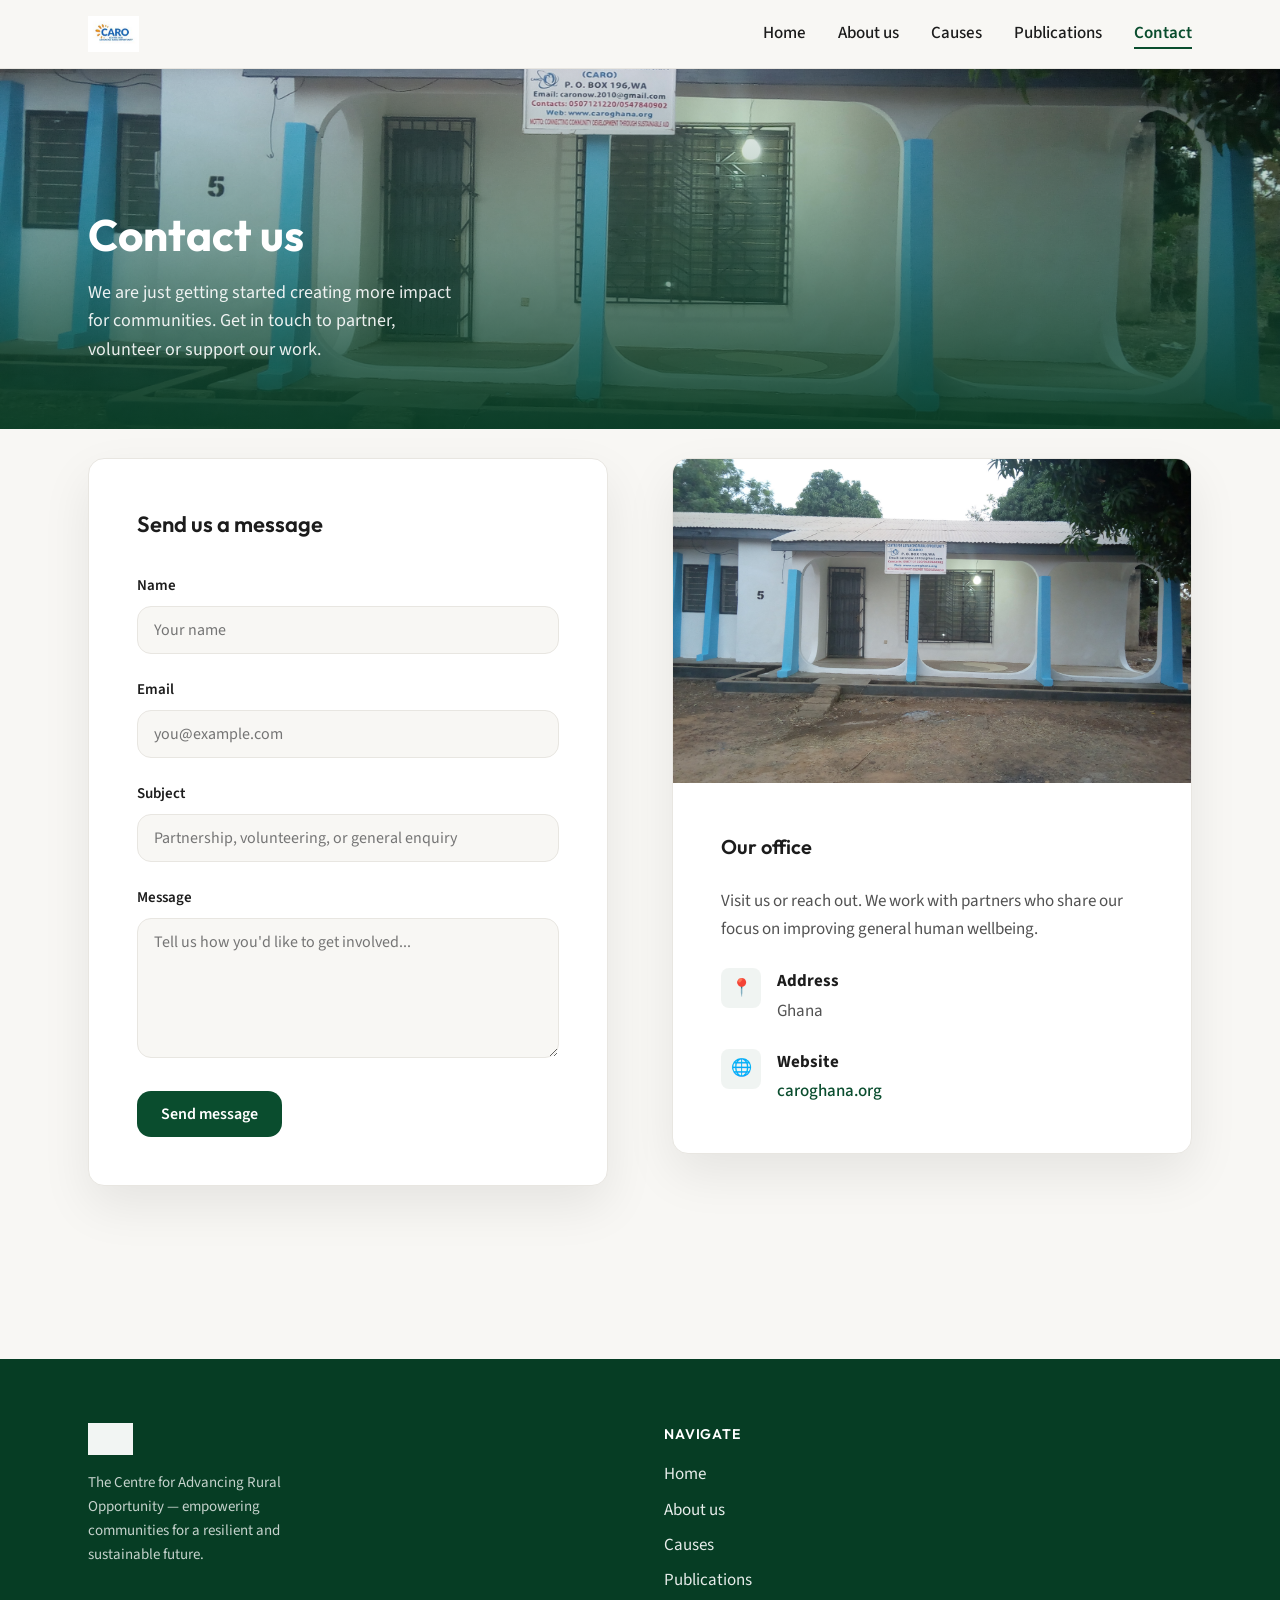
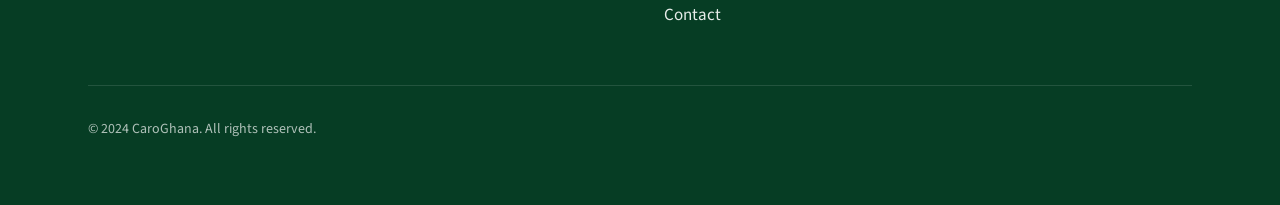
<file: contact.html>
<!DOCTYPE html>
<html lang="en">
<head>
  <meta charset="UTF-8" />
  <meta name="viewport" content="width=device-width, initial-scale=1.0" />
  <meta name="description" content="Contact CaroGhana – Get in touch to partner, volunteer or support our work." />
  <title>Contact – CaroGhana</title>
  <link rel="preconnect" href="https://fonts.googleapis.com" />
  <link rel="preconnect" href="https://fonts.gstatic.com" crossorigin />
  <link href="https://fonts.googleapis.com/css2?family=Outfit:wght@500;600;700&family=Source+Sans+3:wght@400;500;600;700&display=swap" rel="stylesheet" />
  <link rel="stylesheet" href="css/variables.css" />
  <link rel="stylesheet" href="css/base.css" />
  <link rel="stylesheet" href="css/header.css" />
  <link rel="stylesheet" href="css/cards.css" />
  <link rel="stylesheet" href="css/animations.css" />
  <link rel="stylesheet" href="css/footer.css" />
  <style>
    .contact-hero {
      position: relative;
      min-height: 40vh;
      display: flex;
      align-items: flex-end;
      padding-block: var(--space-3xl);
      overflow: hidden;
    }
    .contact-hero-image {
      position: absolute;
      inset: 0;
    }
    .contact-hero-image img {
      width: 100%;
      height: 100%;
      object-fit: cover;
    }
    .contact-hero::after {
      content: "";
      position: absolute;
      inset: 0;
      background: linear-gradient(to top, rgba(6, 61, 36, 0.9) 0%, rgba(10, 77, 46, 0.4) 50%, transparent 100%);
    }
    .contact-hero .container {
      position: relative;
      z-index: 1;
    }
    .contact-hero h1 {
      font-family: var(--font-heading);
      font-size: clamp(2rem, 4vw, 2.75rem);
      font-weight: 700;
      margin: 0 0 var(--space-sm);
      color: #fff;
    }
    .contact-hero p {
      font-size: 1.125rem;
      color: rgba(255, 255, 255, 0.9);
      margin: 0;
      max-width: 42ch;
    }
    .contact-layout {
      display: grid;
      grid-template-columns: 1fr 1fr;
      gap: var(--space-3xl);
      align-items: start;
      margin-top: calc(-1 * var(--space-2xl));
      position: relative;
      z-index: 2;
    }
    .contact-form-card {
      background: var(--color-surface);
      padding: var(--space-2xl);
      border-radius: var(--radius-xl);
      box-shadow: 0 20px 50px rgba(0, 0, 0, 0.08);
      border: 1px solid var(--color-border);
    }
    .contact-form-card h2 {
      font-family: var(--font-heading);
      font-size: 1.375rem;
      font-weight: 600;
      margin: 0 0 var(--space-xl);
      color: var(--color-text);
    }
    .form-group { margin-bottom: var(--space-lg); }
    .form-group label { display: block; font-weight: 600; margin-bottom: var(--space-sm); font-size: 0.9375rem; }
    .form-group input, .form-group textarea {
      width: 100%;
      padding: 0.75rem 1rem;
      font-family: var(--font-body);
      font-size: 1rem;
      border: 1px solid var(--color-border);
      border-radius: var(--radius-lg);
      background: var(--color-bg);
      transition: border-color 0.2s var(--ease-out), box-shadow 0.2s var(--ease-out);
    }
    .form-group textarea { min-height: 140px; resize: vertical; }
    .form-group input:focus, .form-group textarea:focus {
      outline: none;
      border-color: var(--color-primary);
      box-shadow: 0 0 0 3px var(--color-primary-muted);
    }
    .office-card {
      background: var(--color-surface);
      border-radius: var(--radius-xl);
      overflow: hidden;
      box-shadow: 0 20px 50px rgba(0, 0, 0, 0.08);
      border: 1px solid var(--color-border);
    }
    .office-card-image {
      aspect-ratio: 16 / 10;
      overflow: hidden;
    }
    .office-card-image img {
      width: 100%;
      height: 100%;
      object-fit: cover;
    }
    .office-card-body {
      padding: var(--space-2xl);
    }
    .office-card-body h2 {
      font-family: var(--font-heading);
      font-size: 1.25rem;
      font-weight: 600;
      margin: 0 0 var(--space-lg);
      color: var(--color-text);
    }
    .contact-detail {
      display: flex;
      align-items: flex-start;
      gap: var(--space-md);
      margin-bottom: var(--space-lg);
    }
    .contact-detail:last-child { margin-bottom: 0; }
    .contact-detail-icon {
      width: 2.5rem;
      height: 2.5rem;
      display: flex;
      align-items: center;
      justify-content: center;
      background: var(--color-primary-muted);
      color: var(--color-primary);
      border-radius: var(--radius-md);
      flex-shrink: 0;
    }
    .contact-detail-content p { margin: 0; color: var(--color-text-muted); line-height: 1.6; }
    .contact-detail-content a { color: var(--color-primary); font-weight: 500; }
    .contact-detail-content strong { color: var(--color-text); display: block; margin-bottom: 2px; }
    @media (max-width: 768px) {
      .contact-layout { grid-template-columns: 1fr; margin-top: var(--space-2xl); }
      .contact-hero { min-height: 35vh; }
    }
  </style>
</head>
<body>
  <a href="#main" class="skip-link">Skip to main content</a>

  <header class="site-header">
    <div class="container">
      <a href="index.html" class="logo"><img src="images/logo.jpg" alt="CaroGhana" /></a>
      <button type="button" class="nav-toggle" aria-label="Open menu" aria-expanded="false" data-nav-toggle>
        <span aria-hidden="true">☰</span>
      </button>
      <nav class="nav" id="nav" aria-label="Main">
        <ul class="nav-list">
          <li><a href="index.html">Home</a></li>
          <li><a href="about.html">About us</a></li>
          <li><a href="causes.html">Causes</a></li>
          <li><a href="publications.html">Publications</a></li>
          <li><a href="contact.html" aria-current="page">Contact</a></li>
        </ul>
      </nav>
    </div>
  </header>

  <main id="main">
    <section class="contact-hero section--alt">
      <div class="contact-hero-image">
        <img src="images/office.jpg" alt="CaroGhana office" />
      </div>
      <div class="container">
        <h1>Contact us</h1>
        <p>We are just getting started creating more impact for communities. Get in touch to partner, volunteer or support our work.</p>
      </div>
    </section>

    <section class="section">
      <div class="container">
        <div class="contact-layout">
          <div class="contact-form-card">
            <h2>Send us a message</h2>
            <form class="contact-form" action="#" method="post" aria-label="Contact form">
              <div class="form-group">
                <label for="name">Name</label>
                <input type="text" id="name" name="name" required autocomplete="name" placeholder="Your name" />
              </div>
              <div class="form-group">
                <label for="email">Email</label>
                <input type="email" id="email" name="email" required autocomplete="email" placeholder="you@example.com" />
              </div>
              <div class="form-group">
                <label for="subject">Subject</label>
                <input type="text" id="subject" name="subject" placeholder="Partnership, volunteering, or general enquiry" />
              </div>
              <div class="form-group">
                <label for="message">Message</label>
                <textarea id="message" name="message" required placeholder="Tell us how you'd like to get involved..."></textarea>
              </div>
              <button type="submit" class="btn btn--primary">Send message</button>
            </form>
          </div>
          <div class="office-card">
            <div class="office-card-image">
              <img src="images/office.jpg" alt="CaroGhana office" loading="lazy" />
            </div>
            <div class="office-card-body">
              <h2>Our office</h2>
              <p style="margin-bottom: var(--space-lg); color: var(--color-text-muted); line-height: 1.7;">Visit us or reach out. We work with partners who share our focus on improving general human wellbeing.</p>
              <div class="contact-detail">
                <span class="contact-detail-icon" aria-hidden="true">📍</span>
                <div class="contact-detail-content">
                  <strong>Address</strong>
                  <p>Ghana</p>
                </div>
              </div>
              <div class="contact-detail">
                <span class="contact-detail-icon" aria-hidden="true">🌐</span>
                <div class="contact-detail-content">
                  <strong>Website</strong>
                  <p><a href="https://caroghana.org">caroghana.org</a></p>
                </div>
              </div>
            </div>
          </div>
        </div>
      </div>
    </section>
  </main>

  <footer class="site-footer">
    <div class="container">
      <div class="footer-grid">
        <div class="footer-brand">
          <a href="index.html" class="logo"><img src="images/logo.jpg" alt="CaroGhana" /></a>
          <p>The Centre for Advancing Rural Opportunity — empowering communities for a resilient and sustainable future.</p>
        </div>
        <div class="footer-nav">
          <h4>Navigate</h4>
          <ul>
            <li><a href="index.html">Home</a></li>
            <li><a href="about.html">About us</a></li>
            <li><a href="causes.html">Causes</a></li>
            <li><a href="publications.html">Publications</a></li>
            <li><a href="contact.html">Contact</a></li>
          </ul>
        </div>
      </div>
      <div class="footer-bottom">© 2024 CaroGhana. All rights reserved.</div>
    </div>
  </footer>

  <script>
    (function () {
      var toggle = document.querySelector('[data-nav-toggle]');
      var nav = document.getElementById('nav');
      if (!toggle || !nav) return;
      toggle.addEventListener('click', function () {
        var open = nav.classList.toggle('is-open');
        toggle.setAttribute('aria-expanded', open);
        toggle.setAttribute('aria-label', open ? 'Close menu' : 'Open menu');
      });
    })();
    document.querySelector('.contact-form')?.addEventListener('submit', function (e) {
      e.preventDefault();
    });
  </script>
</body>
</html>
</file>
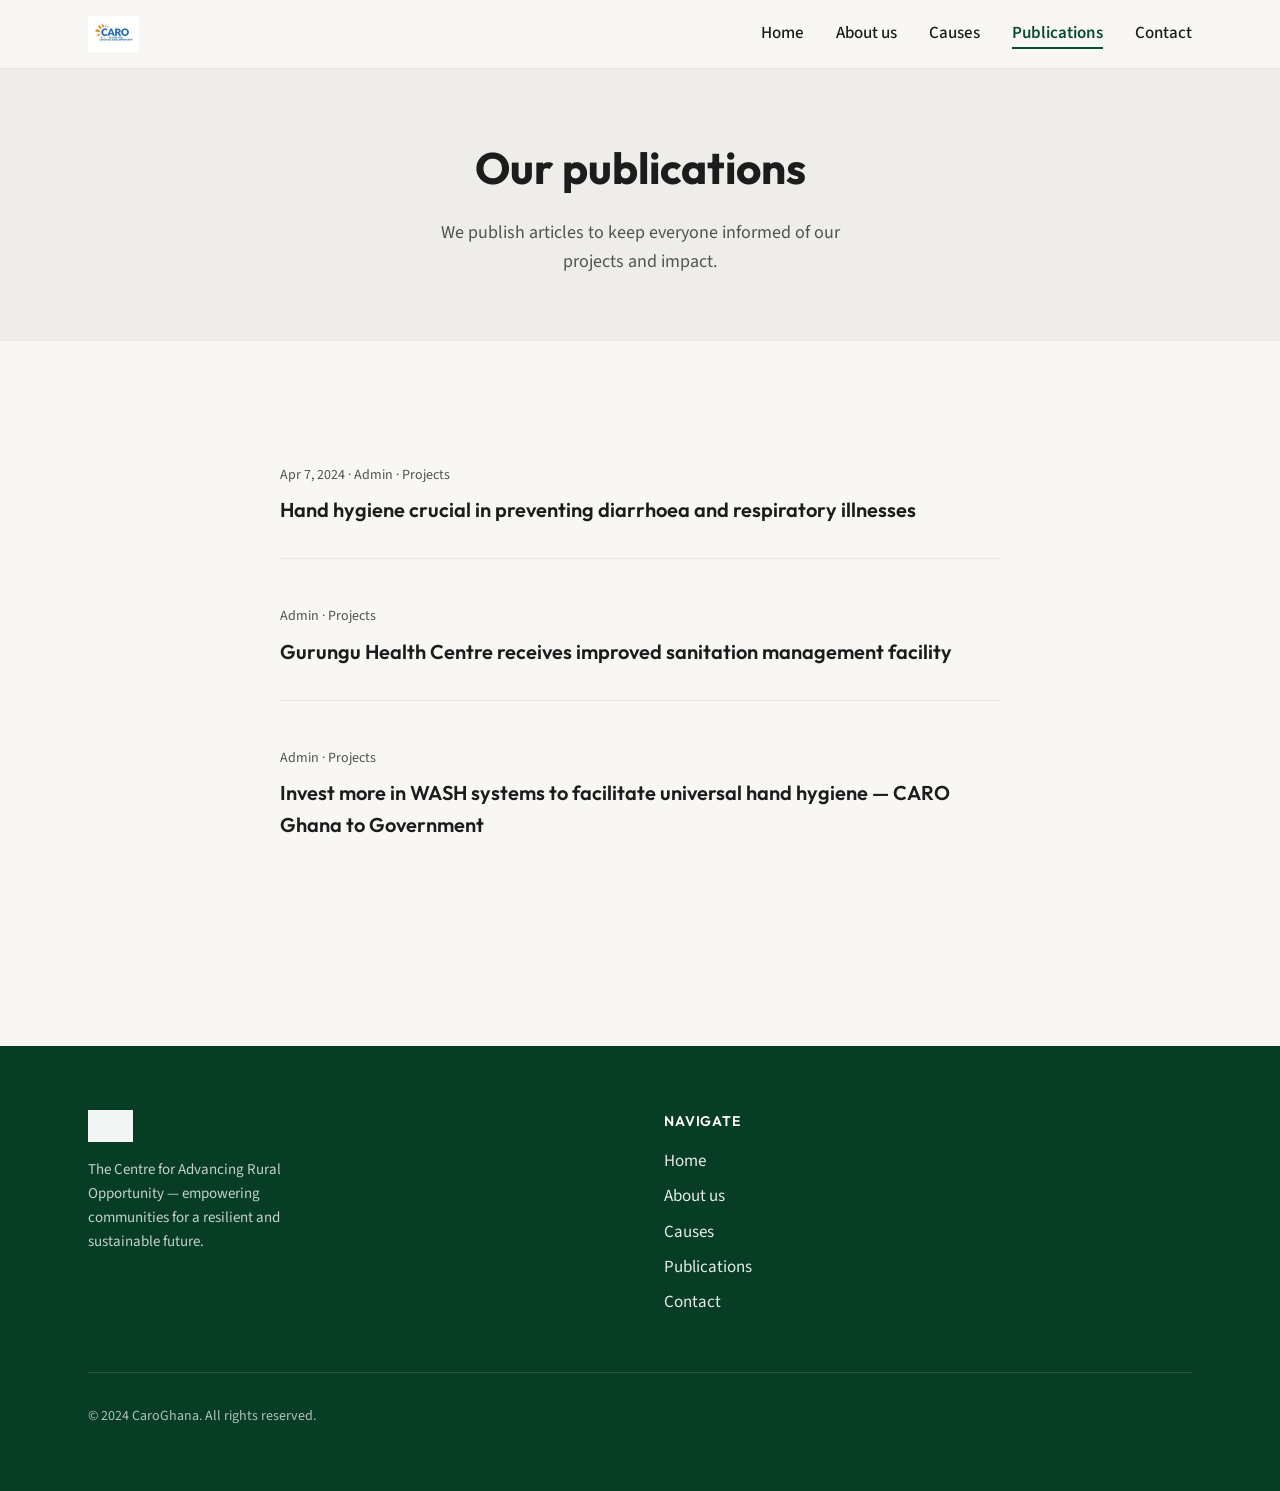
<file: publications.html>
<!DOCTYPE html>
<html lang="en">
<head>
  <meta charset="UTF-8" />
  <meta name="viewport" content="width=device-width, initial-scale=1.0" />
  <meta name="description" content="CaroGhana publications and articles – Updates on our projects and impact." />
  <title>Publications – CaroGhana</title>
  <link rel="preconnect" href="https://fonts.googleapis.com" />
  <link rel="preconnect" href="https://fonts.gstatic.com" crossorigin />
  <link href="https://fonts.googleapis.com/css2?family=Outfit:wght@500;600;700&family=Source+Sans+3:wght@400;500;600;700&display=swap" rel="stylesheet" />
  <link rel="stylesheet" href="css/variables.css" />
  <link rel="stylesheet" href="css/base.css" />
  <link rel="stylesheet" href="css/header.css" />
  <link rel="stylesheet" href="css/cards.css" />
  <link rel="stylesheet" href="css/animations.css" />
  <link rel="stylesheet" href="css/footer.css" />
  <style>
    .page-hero { padding-block: var(--space-3xl); text-align: center; }
    .page-hero h1 { font-family: var(--font-heading); font-size: clamp(2rem, 4vw, 2.75rem); font-weight: 700; margin: 0 0 var(--space-md); }
    .page-hero p { font-size: 1.125rem; color: var(--color-text-muted); max-width: 50ch; margin: 0 auto; }
    .pub-list { list-style: none; padding: 0; margin: 0; }
    .pub-item { padding: var(--space-xl) 0; border-bottom: 1px solid var(--color-border); }
    .pub-item:last-child { border-bottom: none; }
    .pub-item a { display: block; color: inherit; }
    .pub-item a:hover .pub-title { color: var(--color-primary); }
    .pub-meta { font-size: 0.875rem; color: var(--color-text-muted); margin-bottom: var(--space-sm); }
    .pub-title { font-family: var(--font-heading); font-size: 1.25rem; font-weight: 600; margin: 0; transition: color var(--transition-fast); }
  </style>
</head>
<body>
  <a href="#main" class="skip-link">Skip to main content</a>

  <header class="site-header">
    <div class="container">
      <a href="index.html" class="logo"><img src="images/logo.jpg" alt="CaroGhana" /></a>
      <button type="button" class="nav-toggle" aria-label="Open menu" aria-expanded="false" data-nav-toggle>
        <span aria-hidden="true">☰</span>
      </button>
      <nav class="nav" id="nav" aria-label="Main">
        <ul class="nav-list">
          <li><a href="index.html">Home</a></li>
          <li><a href="about.html">About us</a></li>
          <li><a href="causes.html">Causes</a></li>
          <li><a href="publications.html" aria-current="page">Publications</a></li>
          <li><a href="contact.html">Contact</a></li>
        </ul>
      </nav>
    </div>
  </header>

  <main id="main">
    <section class="page-hero section--alt">
      <div class="container container--narrow">
        <h1>Our publications</h1>
        <p>We publish articles to keep everyone informed of our projects and impact.</p>
      </div>
    </section>

    <section class="section">
      <div class="container container--narrow">
        <ul class="pub-list">
          <li class="pub-item">
            <a href="publications/hand-hygiene-preventing-illnesses.html">
              <p class="pub-meta">Apr 7, 2024 · Admin · Projects</p>
              <h2 class="pub-title">Hand hygiene crucial in preventing diarrhoea and respiratory illnesses</h2>
            </a>
          </li>
          <li class="pub-item">
            <a href="publications/gurungu-health-centre-sanitation.html">
              <p class="pub-meta">Admin · Projects</p>
              <h2 class="pub-title">Gurungu Health Centre receives improved sanitation management facility</h2>
            </a>
          </li>
          <li class="pub-item">
            <a href="publications/wash-systems-universal-hand-hygiene.html">
              <p class="pub-meta">Admin · Projects</p>
              <h2 class="pub-title">Invest more in WASH systems to facilitate universal hand hygiene — CARO Ghana to Government</h2>
            </a>
          </li>
        </ul>
      </div>
    </section>
  </main>

  <footer class="site-footer">
    <div class="container">
      <div class="footer-grid">
        <div class="footer-brand">
          <a href="index.html" class="logo"><img src="images/logo.jpg" alt="CaroGhana" /></a>
          <p>The Centre for Advancing Rural Opportunity — empowering communities for a resilient and sustainable future.</p>
        </div>
        <div class="footer-nav">
          <h4>Navigate</h4>
          <ul>
            <li><a href="index.html">Home</a></li>
            <li><a href="about.html">About us</a></li>
            <li><a href="causes.html">Causes</a></li>
            <li><a href="publications.html">Publications</a></li>
            <li><a href="contact.html">Contact</a></li>
          </ul>
        </div>
      </div>
      <div class="footer-bottom">© 2024 CaroGhana. All rights reserved.</div>
    </div>
  </footer>

  <script>
    (function () {
      var toggle = document.querySelector('[data-nav-toggle]');
      var nav = document.getElementById('nav');
      if (!toggle || !nav) return;
      toggle.addEventListener('click', function () {
        var open = nav.classList.toggle('is-open');
        toggle.setAttribute('aria-expanded', open);
        toggle.setAttribute('aria-label', open ? 'Close menu' : 'Open menu');
      });
    })();
  </script>
</body>
</html>
</file>
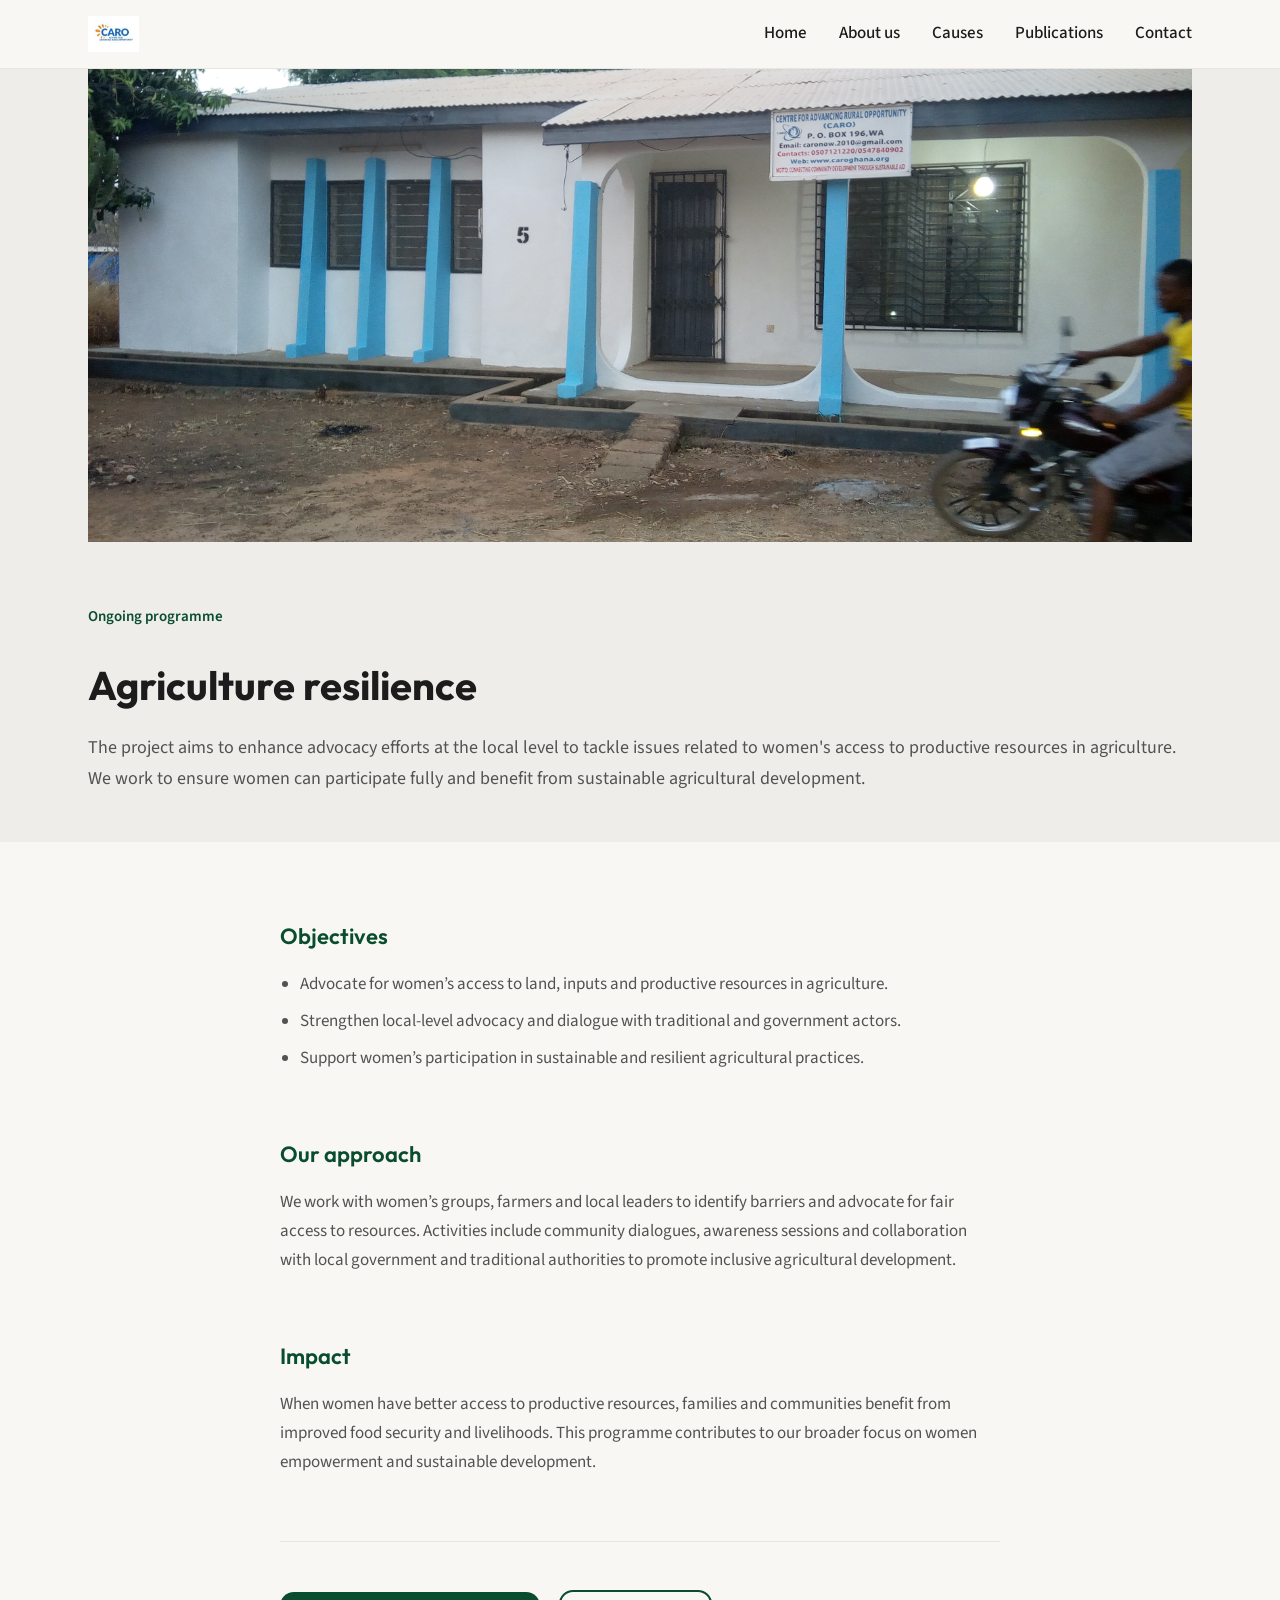
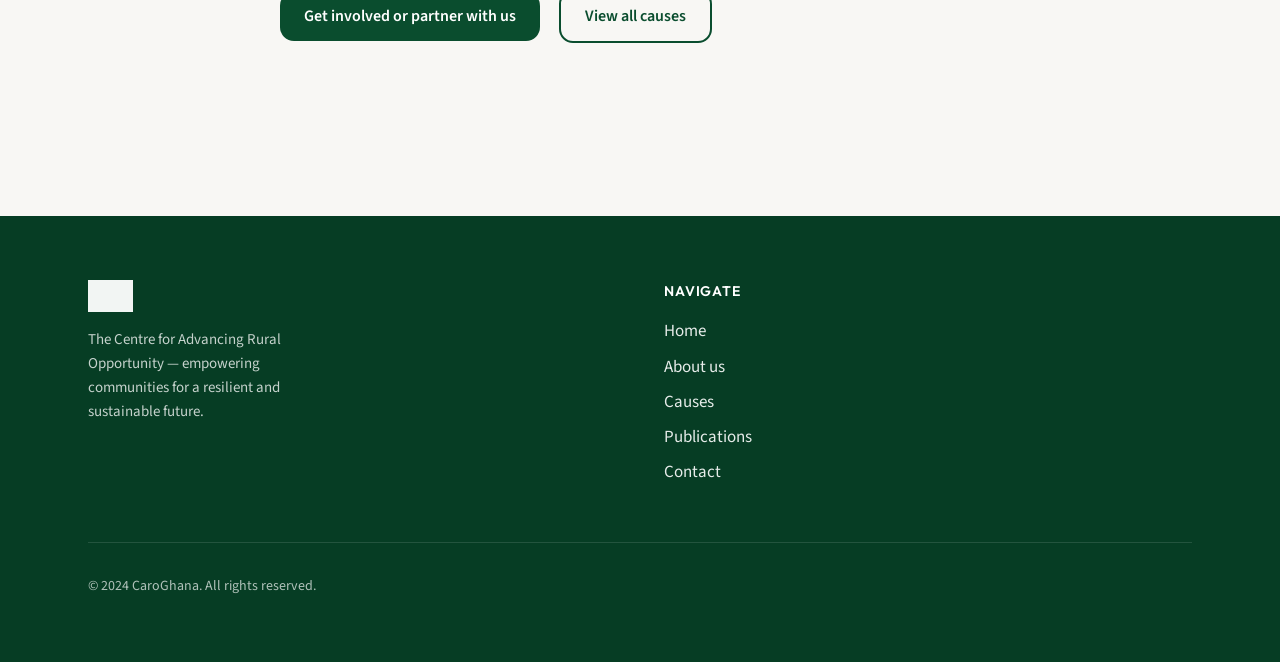
<file: projects/agriculture-resilience.html>
<!DOCTYPE html>
<html lang="en">
<head>
  <meta charset="UTF-8" />
  <meta name="viewport" content="width=device-width, initial-scale=1.0" />
  <meta name="description" content="Agriculture resilience – CaroGhana programme on women’s access to productive resources in agriculture." />
  <title>Agriculture resilience – CaroGhana</title>
  <link rel="preconnect" href="https://fonts.googleapis.com" />
  <link rel="preconnect" href="https://fonts.gstatic.com" crossorigin />
  <link href="https://fonts.googleapis.com/css2?family=Outfit:wght@500;600;700&family=Source+Sans+3:wght@400;500;600;700&display=swap" rel="stylesheet" />
  <link rel="stylesheet" href="../css/variables.css" />
  <link rel="stylesheet" href="../css/base.css" />
  <link rel="stylesheet" href="../css/header.css" />
  <link rel="stylesheet" href="../css/cards.css" />
  <link rel="stylesheet" href="../css/footer.css" />
  <link rel="stylesheet" href="../css/project.css" />
</head>
<body>
  <a href="#main" class="skip-link">Skip to main content</a>

  <header class="site-header">
    <div class="container">
      <a href="../index.html" class="logo"><img src="../images/logo.jpg" alt="CaroGhana" /></a>
      <button type="button" class="nav-toggle" aria-label="Open menu" aria-expanded="false" data-nav-toggle>
        <span aria-hidden="true">☰</span>
      </button>
      <nav class="nav" id="nav" aria-label="Main">
        <ul class="nav-list">
          <li><a href="../index.html">Home</a></li>
          <li><a href="../about.html">About us</a></li>
          <li><a href="../causes.html">Causes</a></li>
          <li><a href="../publications.html">Publications</a></li>
          <li><a href="../contact.html">Contact</a></li>
        </ul>
      </nav>
    </div>
  </header>

  <main id="main">
    <article class="project-hero section--alt">
      <div class="container">
        <div class="project-hero-image">
          <img src="../images/IMG_20180120_180959.jpg" alt="Agriculture and resilience" />
        </div>
        <div class="project-hero-content">
          <p class="project-meta">Ongoing programme</p>
          <h1>Agriculture resilience</h1>
          <p class="project-lead">The project aims to enhance advocacy efforts at the local level to tackle issues related to women's access to productive resources in agriculture. We work to ensure women can participate fully and benefit from sustainable agricultural development.</p>
        </div>
      </div>
    </article>

    <section class="section">
      <div class="container container--narrow">
        <div class="project-block">
          <h2>Objectives</h2>
          <ul>
            <li>Advocate for women’s access to land, inputs and productive resources in agriculture.</li>
            <li>Strengthen local-level advocacy and dialogue with traditional and government actors.</li>
            <li>Support women’s participation in sustainable and resilient agricultural practices.</li>
          </ul>
        </div>

        <div class="project-block">
          <h2>Our approach</h2>
          <p>We work with women’s groups, farmers and local leaders to identify barriers and advocate for fair access to resources. Activities include community dialogues, awareness sessions and collaboration with local government and traditional authorities to promote inclusive agricultural development.</p>
        </div>

        <div class="project-block">
          <h2>Impact</h2>
          <p>When women have better access to productive resources, families and communities benefit from improved food security and livelihoods. This programme contributes to our broader focus on women empowerment and sustainable development.</p>
        </div>

        <div class="project-cta">
          <a href="../contact.html" class="btn btn--primary">Get involved or partner with us</a>
          <a href="../causes.html" class="btn btn--outline" style="margin-left: var(--space-md);">View all causes</a>
        </div>
      </div>
    </section>
  </main>

  <footer class="site-footer">
    <div class="container">
      <div class="footer-grid">
        <div class="footer-brand">
          <a href="../index.html" class="logo"><img src="../images/logo.jpg" alt="CaroGhana" /></a>
          <p>The Centre for Advancing Rural Opportunity — empowering communities for a resilient and sustainable future.</p>
        </div>
        <div class="footer-nav">
          <h4>Navigate</h4>
          <ul>
            <li><a href="../index.html">Home</a></li>
            <li><a href="../about.html">About us</a></li>
            <li><a href="../causes.html">Causes</a></li>
            <li><a href="../publications.html">Publications</a></li>
            <li><a href="../contact.html">Contact</a></li>
          </ul>
        </div>
      </div>
      <div class="footer-bottom">© 2024 CaroGhana. All rights reserved.</div>
    </div>
  </footer>

  <script>
    (function () {
      var toggle = document.querySelector('[data-nav-toggle]');
      var nav = document.getElementById('nav');
      if (!toggle || !nav) return;
      toggle.addEventListener('click', function () {
        var open = nav.classList.toggle('is-open');
        toggle.setAttribute('aria-expanded', open);
        toggle.setAttribute('aria-label', open ? 'Close menu' : 'Open menu');
      });
    })();
  </script>
</body>
</html>
</file>
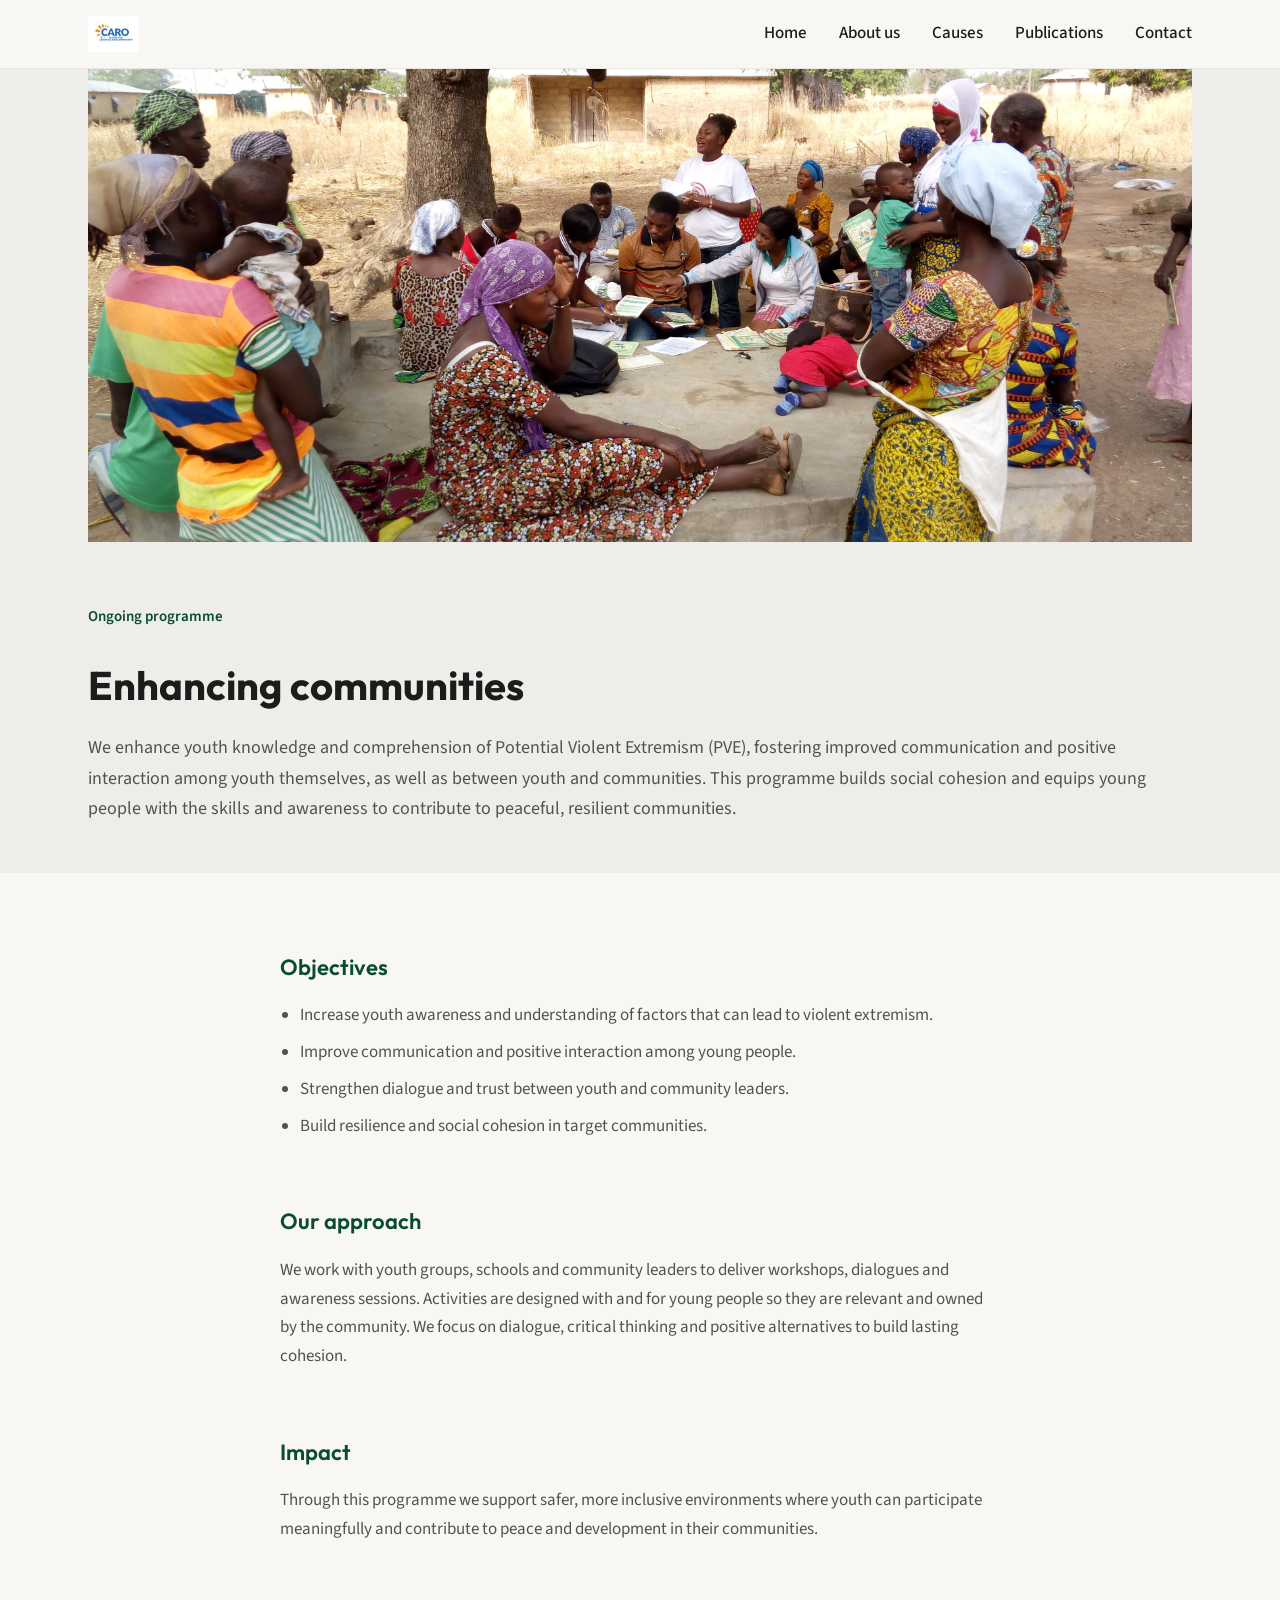
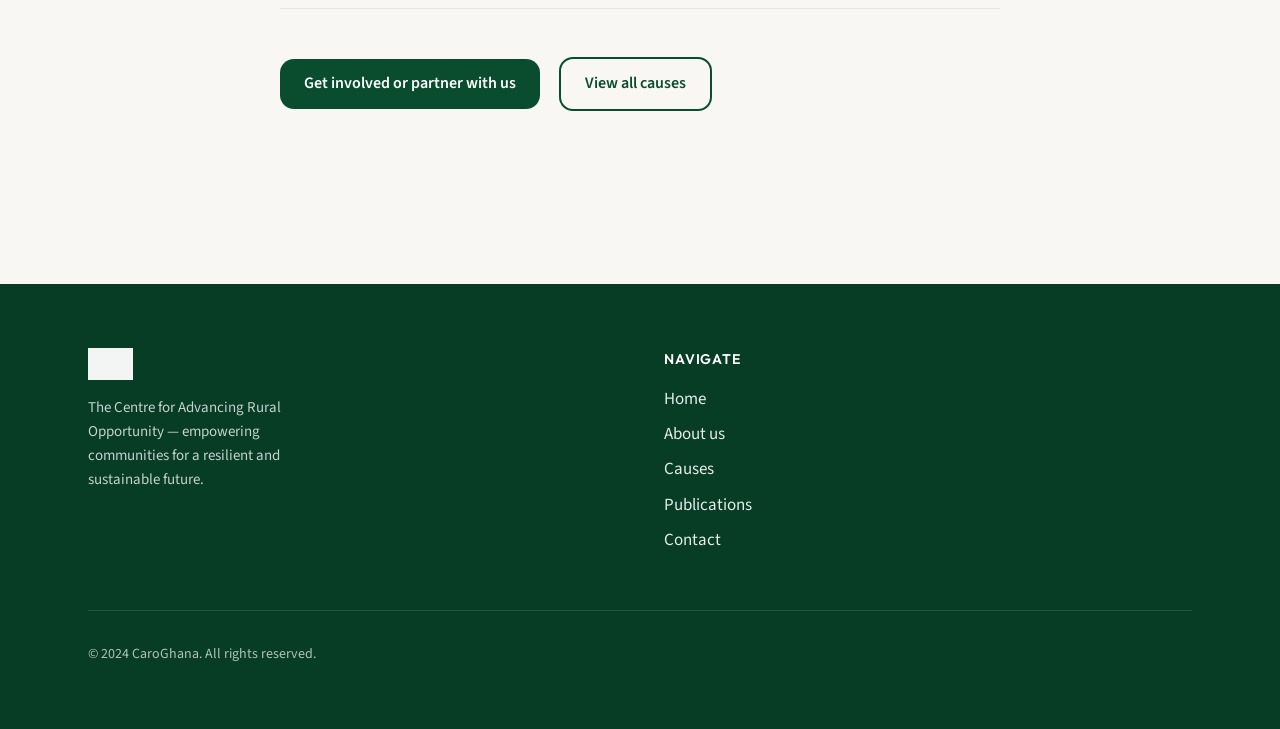
<file: projects/enhancing-communities.html>
<!DOCTYPE html>
<html lang="en">
<head>
  <meta charset="UTF-8" />
  <meta name="viewport" content="width=device-width, initial-scale=1.0" />
  <meta name="description" content="Enhancing communities – CaroGhana programme on youth, PVE awareness and social cohesion." />
  <title>Enhancing communities – CaroGhana</title>
  <link rel="preconnect" href="https://fonts.googleapis.com" />
  <link rel="preconnect" href="https://fonts.gstatic.com" crossorigin />
  <link href="https://fonts.googleapis.com/css2?family=Outfit:wght@500;600;700&family=Source+Sans+3:wght@400;500;600;700&display=swap" rel="stylesheet" />
  <link rel="stylesheet" href="../css/variables.css" />
  <link rel="stylesheet" href="../css/base.css" />
  <link rel="stylesheet" href="../css/header.css" />
  <link rel="stylesheet" href="../css/cards.css" />
  <link rel="stylesheet" href="../css/footer.css" />
  <link rel="stylesheet" href="../css/project.css" />
</head>
<body>
  <a href="#main" class="skip-link">Skip to main content</a>

  <header class="site-header">
    <div class="container">
      <a href="../index.html" class="logo"><img src="../images/logo.jpg" alt="CaroGhana" /></a>
      <button type="button" class="nav-toggle" aria-label="Open menu" aria-expanded="false" data-nav-toggle>
        <span aria-hidden="true">☰</span>
      </button>
      <nav class="nav" id="nav" aria-label="Main">
        <ul class="nav-list">
          <li><a href="../index.html">Home</a></li>
          <li><a href="../about.html">About us</a></li>
          <li><a href="../causes.html">Causes</a></li>
          <li><a href="../publications.html">Publications</a></li>
          <li><a href="../contact.html">Contact</a></li>
        </ul>
      </nav>
    </div>
  </header>

  <main id="main">
    <article class="project-hero section--alt">
      <div class="container">
        <div class="project-hero-image">
          <img src="../images/community_engagement.jpg" alt="Community engagement" />
        </div>
        <div class="project-hero-content">
          <p class="project-meta">Ongoing programme</p>
          <h1>Enhancing communities</h1>
          <p class="project-lead">We enhance youth knowledge and comprehension of Potential Violent Extremism (PVE), fostering improved communication and positive interaction among youth themselves, as well as between youth and communities. This programme builds social cohesion and equips young people with the skills and awareness to contribute to peaceful, resilient communities.</p>
        </div>
      </div>
    </article>

    <section class="section">
      <div class="container container--narrow">
        <div class="project-block">
          <h2>Objectives</h2>
          <ul>
            <li>Increase youth awareness and understanding of factors that can lead to violent extremism.</li>
            <li>Improve communication and positive interaction among young people.</li>
            <li>Strengthen dialogue and trust between youth and community leaders.</li>
            <li>Build resilience and social cohesion in target communities.</li>
          </ul>
        </div>

        <div class="project-block">
          <h2>Our approach</h2>
          <p>We work with youth groups, schools and community leaders to deliver workshops, dialogues and awareness sessions. Activities are designed with and for young people so they are relevant and owned by the community. We focus on dialogue, critical thinking and positive alternatives to build lasting cohesion.</p>
        </div>

        <div class="project-block">
          <h2>Impact</h2>
          <p>Through this programme we support safer, more inclusive environments where youth can participate meaningfully and contribute to peace and development in their communities.</p>
        </div>

        <div class="project-cta">
          <a href="../contact.html" class="btn btn--primary">Get involved or partner with us</a>
          <a href="../causes.html" class="btn btn--outline" style="margin-left: var(--space-md);">View all causes</a>
        </div>
      </div>
    </section>
  </main>

  <footer class="site-footer">
    <div class="container">
      <div class="footer-grid">
        <div class="footer-brand">
          <a href="../index.html" class="logo"><img src="../images/logo.jpg" alt="CaroGhana" /></a>
          <p>The Centre for Advancing Rural Opportunity — empowering communities for a resilient and sustainable future.</p>
        </div>
        <div class="footer-nav">
          <h4>Navigate</h4>
          <ul>
            <li><a href="../index.html">Home</a></li>
            <li><a href="../about.html">About us</a></li>
            <li><a href="../causes.html">Causes</a></li>
            <li><a href="../publications.html">Publications</a></li>
            <li><a href="../contact.html">Contact</a></li>
          </ul>
        </div>
      </div>
      <div class="footer-bottom">© 2024 CaroGhana. All rights reserved.</div>
    </div>
  </footer>

  <script>
    (function () {
      var toggle = document.querySelector('[data-nav-toggle]');
      var nav = document.getElementById('nav');
      if (!toggle || !nav) return;
      toggle.addEventListener('click', function () {
        var open = nav.classList.toggle('is-open');
        toggle.setAttribute('aria-expanded', open);
        toggle.setAttribute('aria-label', open ? 'Close menu' : 'Open menu');
      });
    })();
  </script>
</body>
</html>
</file>
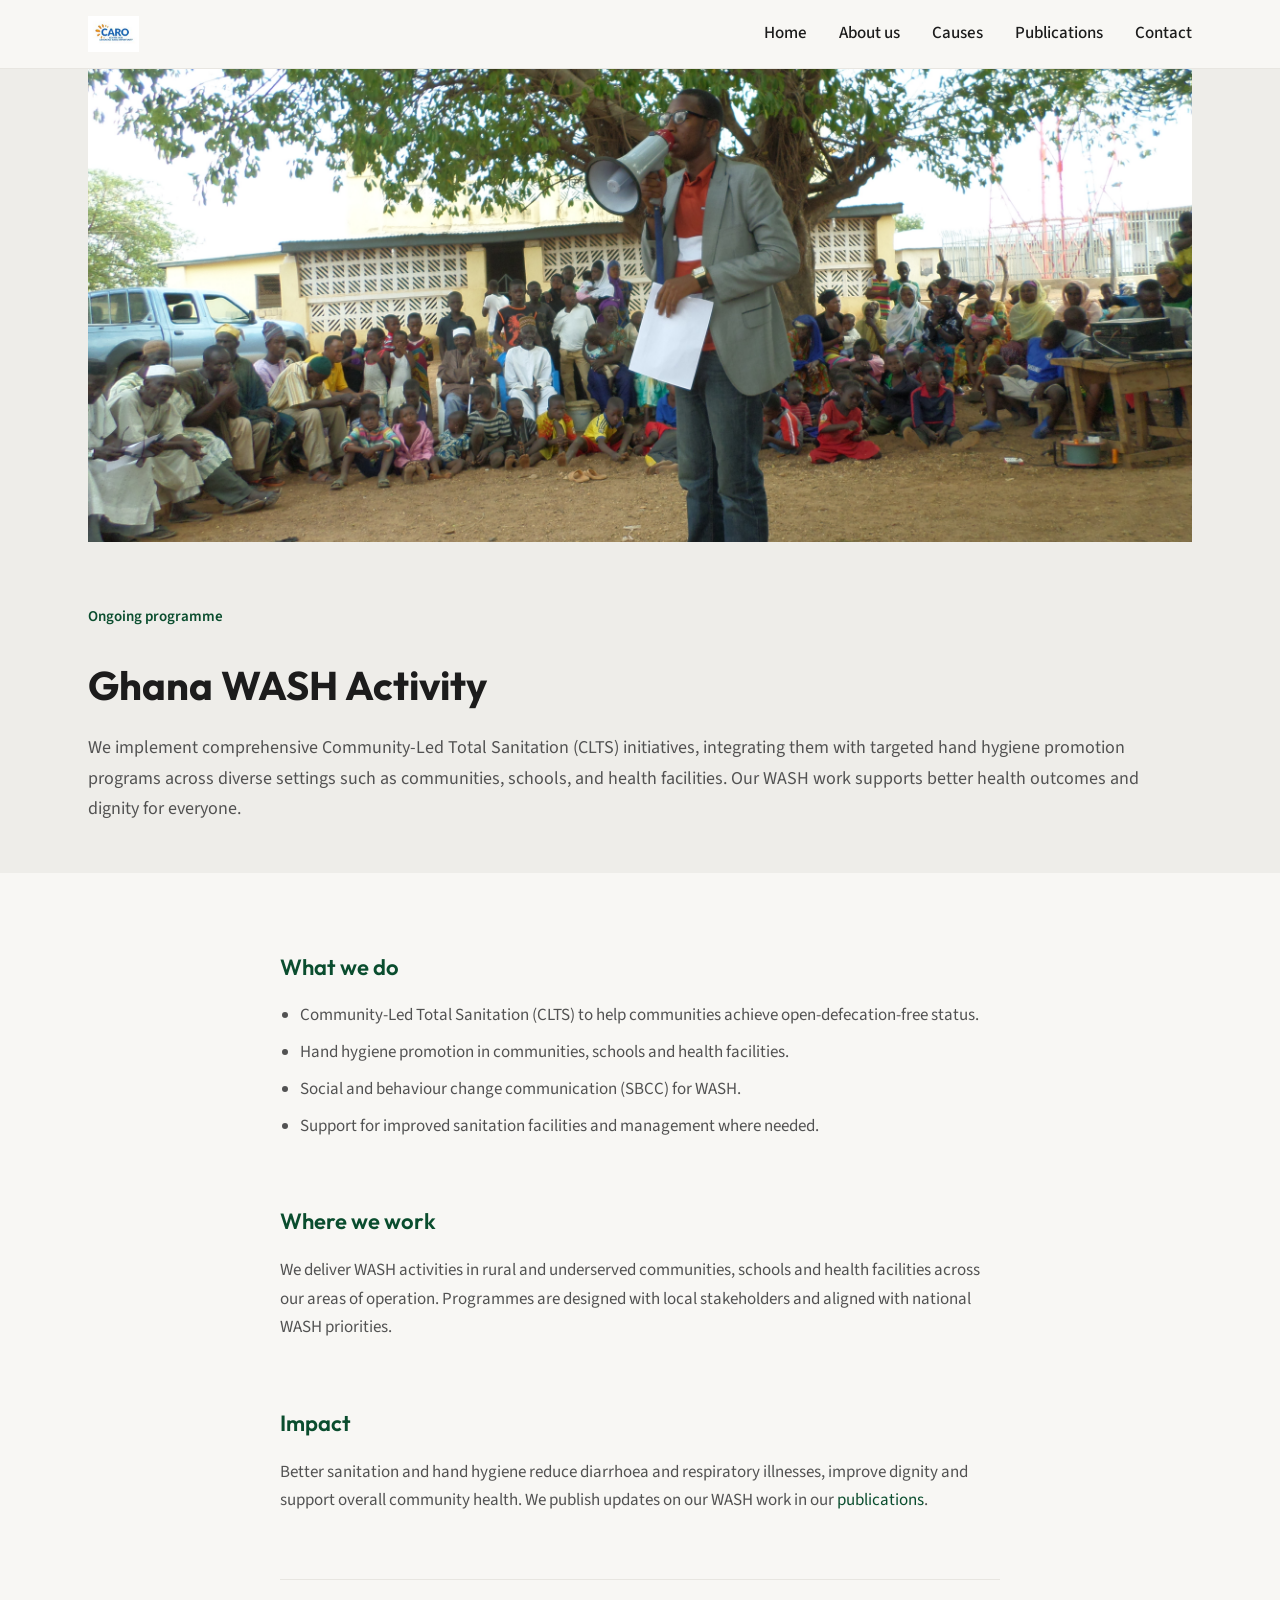
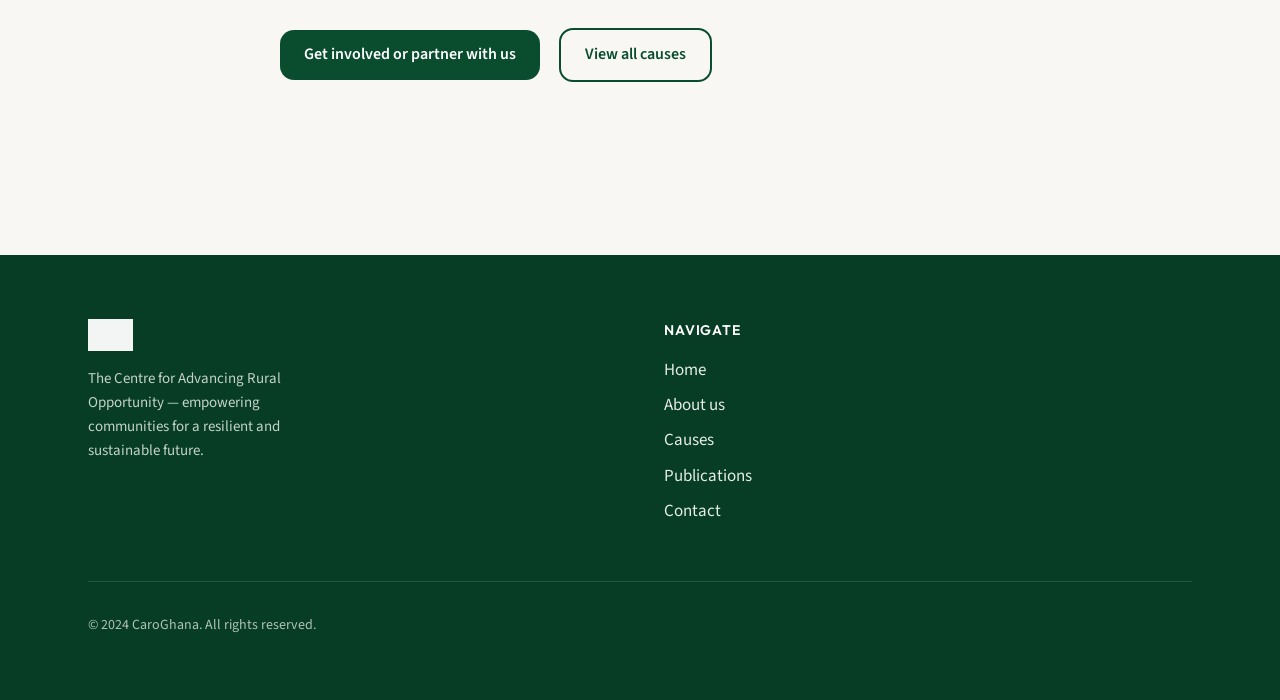
<file: projects/ghana-wash-activity.html>
<!DOCTYPE html>
<html lang="en">
<head>
  <meta charset="UTF-8" />
  <meta name="viewport" content="width=device-width, initial-scale=1.0" />
  <meta name="description" content="Ghana WASH Activity – Community-Led Total Sanitation and hand hygiene promotion by CaroGhana." />
  <title>Ghana WASH Activity – CaroGhana</title>
  <link rel="preconnect" href="https://fonts.googleapis.com" />
  <link rel="preconnect" href="https://fonts.gstatic.com" crossorigin />
  <link href="https://fonts.googleapis.com/css2?family=Outfit:wght@500;600;700&family=Source+Sans+3:wght@400;500;600;700&display=swap" rel="stylesheet" />
  <link rel="stylesheet" href="../css/variables.css" />
  <link rel="stylesheet" href="../css/base.css" />
  <link rel="stylesheet" href="../css/header.css" />
  <link rel="stylesheet" href="../css/cards.css" />
  <link rel="stylesheet" href="../css/footer.css" />
  <link rel="stylesheet" href="../css/project.css" />
</head>
<body>
  <a href="#main" class="skip-link">Skip to main content</a>

  <header class="site-header">
    <div class="container">
      <a href="../index.html" class="logo"><img src="../images/logo.jpg" alt="CaroGhana" /></a>
      <button type="button" class="nav-toggle" aria-label="Open menu" aria-expanded="false" data-nav-toggle>
        <span aria-hidden="true">☰</span>
      </button>
      <nav class="nav" id="nav" aria-label="Main">
        <ul class="nav-list">
          <li><a href="../index.html">Home</a></li>
          <li><a href="../about.html">About us</a></li>
          <li><a href="../causes.html">Causes</a></li>
          <li><a href="../publications.html">Publications</a></li>
          <li><a href="../contact.html">Contact</a></li>
        </ul>
      </nav>
    </div>
  </header>

  <main id="main">
    <article class="project-hero section--alt">
      <div class="container">
        <div class="project-hero-image">
          <img src="../images/sensitisation.JPG" alt="WASH activity in community" />
        </div>
        <div class="project-hero-content">
          <p class="project-meta">Ongoing programme</p>
          <h1>Ghana WASH Activity</h1>
          <p class="project-lead">We implement comprehensive Community-Led Total Sanitation (CLTS) initiatives, integrating them with targeted hand hygiene promotion programs across diverse settings such as communities, schools, and health facilities. Our WASH work supports better health outcomes and dignity for everyone.</p>
        </div>
      </div>
    </article>

    <section class="section">
      <div class="container container--narrow">
        <div class="project-block">
          <h2>What we do</h2>
          <ul>
            <li>Community-Led Total Sanitation (CLTS) to help communities achieve open-defecation-free status.</li>
            <li>Hand hygiene promotion in communities, schools and health facilities.</li>
            <li>Social and behaviour change communication (SBCC) for WASH.</li>
            <li>Support for improved sanitation facilities and management where needed.</li>
          </ul>
        </div>

        <div class="project-block">
          <h2>Where we work</h2>
          <p>We deliver WASH activities in rural and underserved communities, schools and health facilities across our areas of operation. Programmes are designed with local stakeholders and aligned with national WASH priorities.</p>
        </div>

        <div class="project-block">
          <h2>Impact</h2>
          <p>Better sanitation and hand hygiene reduce diarrhoea and respiratory illnesses, improve dignity and support overall community health. We publish updates on our WASH work in our <a href="../publications.html">publications</a>.</p>
        </div>

        <div class="project-cta">
          <a href="../contact.html" class="btn btn--primary">Get involved or partner with us</a>
          <a href="../causes.html" class="btn btn--outline" style="margin-left: var(--space-md);">View all causes</a>
        </div>
      </div>
    </section>
  </main>

  <footer class="site-footer">
    <div class="container">
      <div class="footer-grid">
        <div class="footer-brand">
          <a href="../index.html" class="logo"><img src="../images/logo.jpg" alt="CaroGhana" /></a>
          <p>The Centre for Advancing Rural Opportunity — empowering communities for a resilient and sustainable future.</p>
        </div>
        <div class="footer-nav">
          <h4>Navigate</h4>
          <ul>
            <li><a href="../index.html">Home</a></li>
            <li><a href="../about.html">About us</a></li>
            <li><a href="../causes.html">Causes</a></li>
            <li><a href="../publications.html">Publications</a></li>
            <li><a href="../contact.html">Contact</a></li>
          </ul>
        </div>
      </div>
      <div class="footer-bottom">© 2024 CaroGhana. All rights reserved.</div>
    </div>
  </footer>

  <script>
    (function () {
      var toggle = document.querySelector('[data-nav-toggle]');
      var nav = document.getElementById('nav');
      if (!toggle || !nav) return;
      toggle.addEventListener('click', function () {
        var open = nav.classList.toggle('is-open');
        toggle.setAttribute('aria-expanded', open);
        toggle.setAttribute('aria-label', open ? 'Close menu' : 'Open menu');
      });
    })();
  </script>
</body>
</html>
</file>
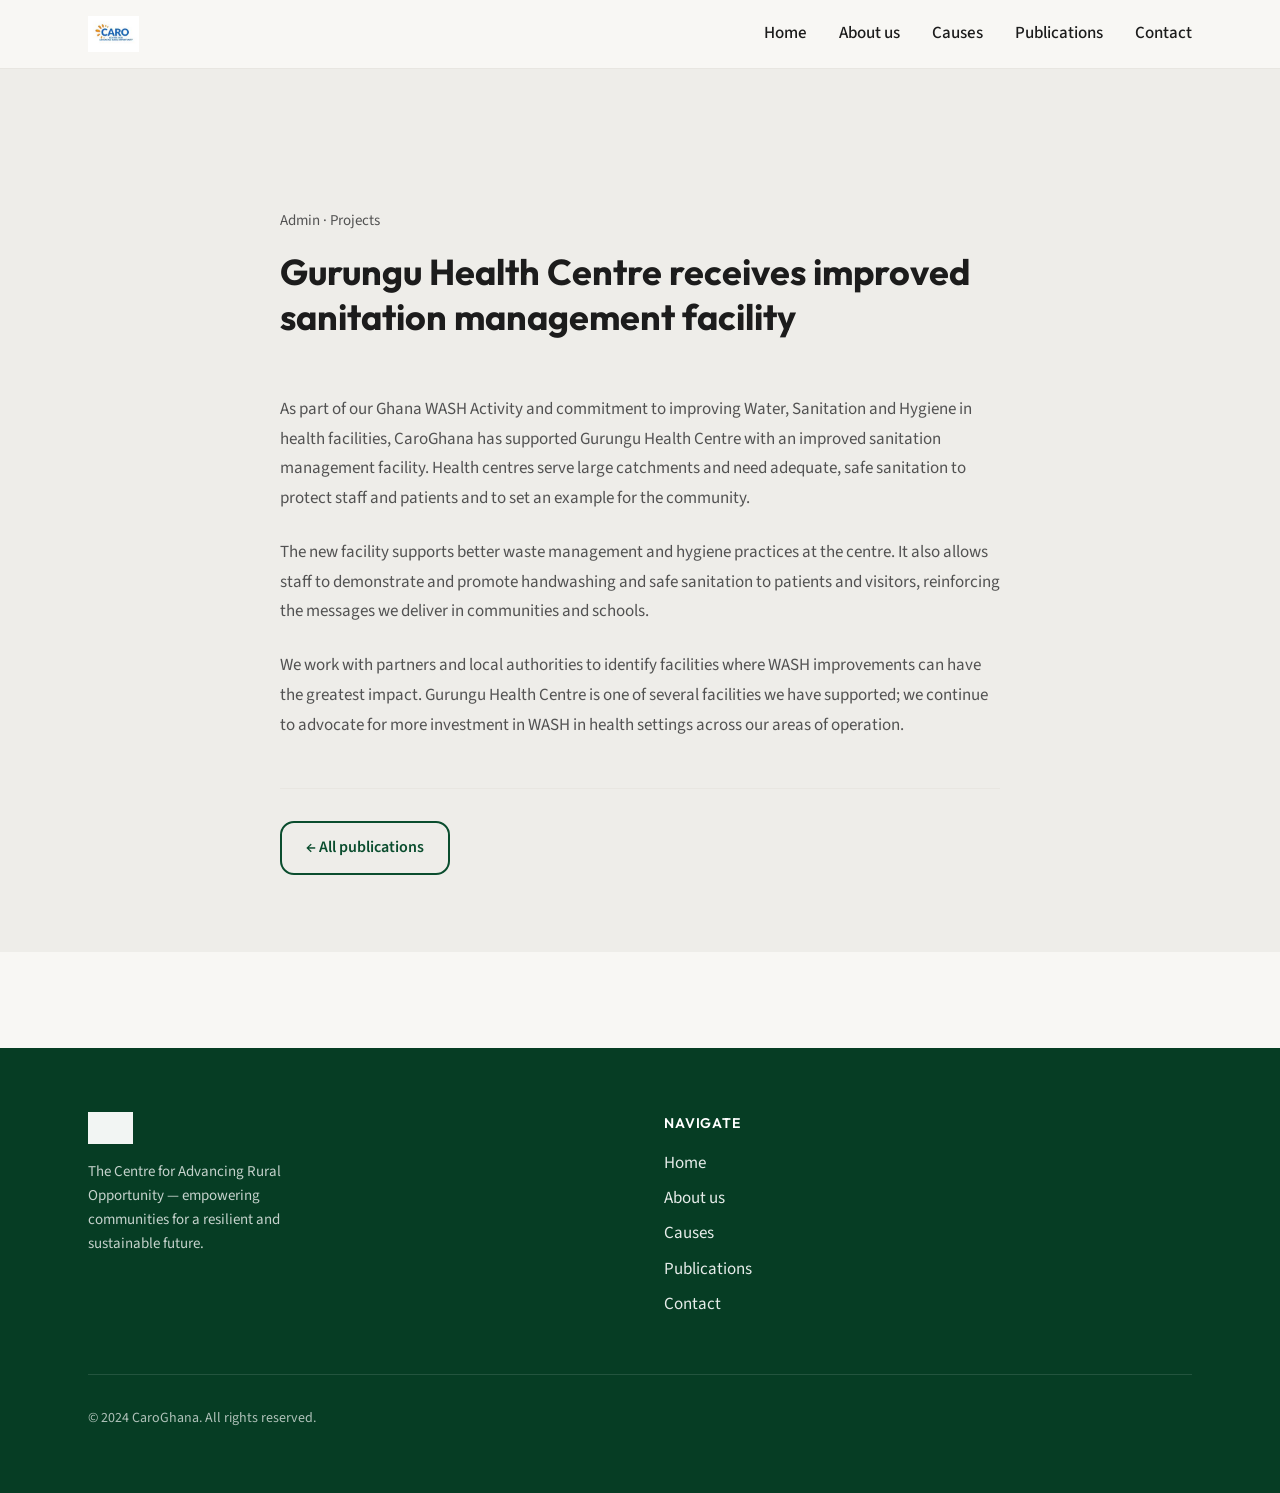
<file: publications/gurungu-health-centre-sanitation.html>
<!DOCTYPE html>
<html lang="en">
<head>
  <meta charset="UTF-8" />
  <meta name="viewport" content="width=device-width, initial-scale=1.0" />
  <meta name="description" content="Gurungu Health Centre receives improved sanitation management facility – CaroGhana." />
  <title>Gurungu Health Centre receives improved sanitation management facility – CaroGhana</title>
  <link rel="preconnect" href="https://fonts.googleapis.com" />
  <link rel="preconnect" href="https://fonts.gstatic.com" crossorigin />
  <link href="https://fonts.googleapis.com/css2?family=Outfit:wght@500;600;700&family=Source+Sans+3:wght@400;500;600;700&display=swap" rel="stylesheet" />
  <link rel="stylesheet" href="../css/variables.css" />
  <link rel="stylesheet" href="../css/base.css" />
  <link rel="stylesheet" href="../css/header.css" />
  <link rel="stylesheet" href="../css/footer.css" />
  <link rel="stylesheet" href="../css/publication.css" />
</head>
<body>
  <a href="#main" class="skip-link">Skip to main content</a>

  <header class="site-header">
    <div class="container">
      <a href="../index.html" class="logo"><img src="../images/logo.jpg" alt="CaroGhana" /></a>
      <button type="button" class="nav-toggle" aria-label="Open menu" aria-expanded="false" data-nav-toggle>
        <span aria-hidden="true">☰</span>
      </button>
      <nav class="nav" id="nav" aria-label="Main">
        <ul class="nav-list">
          <li><a href="../index.html">Home</a></li>
          <li><a href="../about.html">About us</a></li>
          <li><a href="../causes.html">Causes</a></li>
          <li><a href="../publications.html">Publications</a></li>
          <li><a href="../contact.html">Contact</a></li>
        </ul>
      </nav>
    </div>
  </header>

  <main id="main">
    <article class="pub-article section section--alt">
      <div class="container container--narrow">
        <header class="pub-header">
          <p class="pub-meta"><span>Admin</span><span>Projects</span></p>
          <h1>Gurungu Health Centre receives improved sanitation management facility</h1>
        </header>
        <div class="pub-body">
          <p>As part of our Ghana WASH Activity and commitment to improving Water, Sanitation and Hygiene in health facilities, CaroGhana has supported Gurungu Health Centre with an improved sanitation management facility. Health centres serve large catchments and need adequate, safe sanitation to protect staff and patients and to set an example for the community.</p>
          <p>The new facility supports better waste management and hygiene practices at the centre. It also allows staff to demonstrate and promote handwashing and safe sanitation to patients and visitors, reinforcing the messages we deliver in communities and schools.</p>
          <p>We work with partners and local authorities to identify facilities where WASH improvements can have the greatest impact. Gurungu Health Centre is one of several facilities we have supported; we continue to advocate for more investment in WASH in health settings across our areas of operation.</p>
        </div>
        <div class="pub-back">
          <a href="../publications.html" class="btn btn--outline">← All publications</a>
        </div>
      </div>
    </article>
  </main>

  <footer class="site-footer">
    <div class="container">
      <div class="footer-grid">
        <div class="footer-brand">
          <a href="../index.html" class="logo"><img src="../images/logo.jpg" alt="CaroGhana" /></a>
          <p>The Centre for Advancing Rural Opportunity — empowering communities for a resilient and sustainable future.</p>
        </div>
        <div class="footer-nav">
          <h4>Navigate</h4>
          <ul>
            <li><a href="../index.html">Home</a></li>
            <li><a href="../about.html">About us</a></li>
            <li><a href="../causes.html">Causes</a></li>
            <li><a href="../publications.html">Publications</a></li>
            <li><a href="../contact.html">Contact</a></li>
          </ul>
        </div>
      </div>
      <div class="footer-bottom">© 2024 CaroGhana. All rights reserved.</div>
    </div>
  </footer>

  <script>
    (function () {
      var toggle = document.querySelector('[data-nav-toggle]');
      var nav = document.getElementById('nav');
      if (!toggle || !nav) return;
      toggle.addEventListener('click', function () {
        var open = nav.classList.toggle('is-open');
        toggle.setAttribute('aria-expanded', open);
        toggle.setAttribute('aria-label', open ? 'Close menu' : 'Open menu');
      });
    })();
  </script>
</body>
</html>
</file>
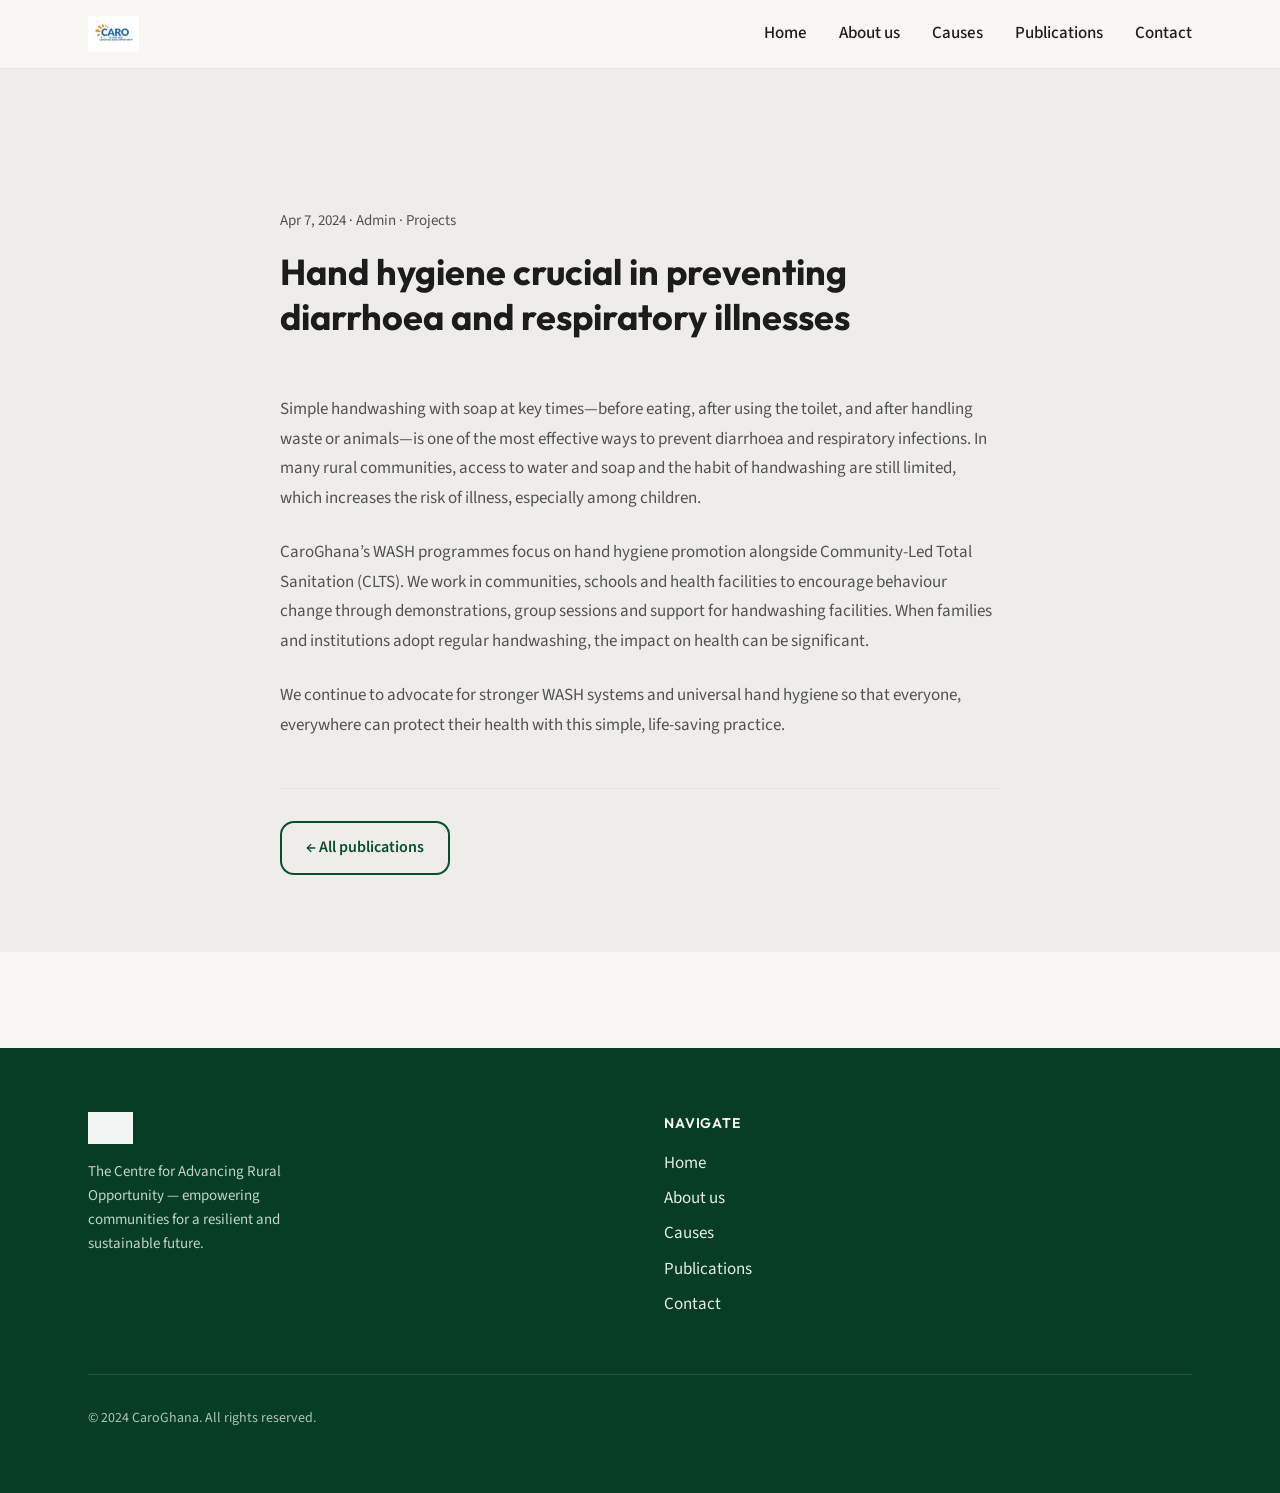
<file: publications/hand-hygiene-preventing-illnesses.html>
<!DOCTYPE html>
<html lang="en">
<head>
  <meta charset="UTF-8" />
  <meta name="viewport" content="width=device-width, initial-scale=1.0" />
  <meta name="description" content="Hand hygiene crucial in preventing diarrhoea and respiratory illnesses – CaroGhana." />
  <title>Hand hygiene crucial in preventing diarrhoea and respiratory illnesses – CaroGhana</title>
  <link rel="preconnect" href="https://fonts.googleapis.com" />
  <link rel="preconnect" href="https://fonts.gstatic.com" crossorigin />
  <link href="https://fonts.googleapis.com/css2?family=Outfit:wght@500;600;700&family=Source+Sans+3:wght@400;500;600;700&display=swap" rel="stylesheet" />
  <link rel="stylesheet" href="../css/variables.css" />
  <link rel="stylesheet" href="../css/base.css" />
  <link rel="stylesheet" href="../css/header.css" />
  <link rel="stylesheet" href="../css/footer.css" />
  <link rel="stylesheet" href="../css/publication.css" />
</head>
<body>
  <a href="#main" class="skip-link">Skip to main content</a>

  <header class="site-header">
    <div class="container">
      <a href="../index.html" class="logo"><img src="../images/logo.jpg" alt="CaroGhana" /></a>
      <button type="button" class="nav-toggle" aria-label="Open menu" aria-expanded="false" data-nav-toggle>
        <span aria-hidden="true">☰</span>
      </button>
      <nav class="nav" id="nav" aria-label="Main">
        <ul class="nav-list">
          <li><a href="../index.html">Home</a></li>
          <li><a href="../about.html">About us</a></li>
          <li><a href="../causes.html">Causes</a></li>
          <li><a href="../publications.html">Publications</a></li>
          <li><a href="../contact.html">Contact</a></li>
        </ul>
      </nav>
    </div>
  </header>

  <main id="main">
    <article class="pub-article section section--alt">
      <div class="container container--narrow">
        <header class="pub-header">
          <p class="pub-meta"><span>Apr 7, 2024</span><span>Admin</span><span>Projects</span></p>
          <h1>Hand hygiene crucial in preventing diarrhoea and respiratory illnesses</h1>
        </header>
        <div class="pub-body">
          <p>Simple handwashing with soap at key times—before eating, after using the toilet, and after handling waste or animals—is one of the most effective ways to prevent diarrhoea and respiratory infections. In many rural communities, access to water and soap and the habit of handwashing are still limited, which increases the risk of illness, especially among children.</p>
          <p>CaroGhana’s WASH programmes focus on hand hygiene promotion alongside Community-Led Total Sanitation (CLTS). We work in communities, schools and health facilities to encourage behaviour change through demonstrations, group sessions and support for handwashing facilities. When families and institutions adopt regular handwashing, the impact on health can be significant.</p>
          <p>We continue to advocate for stronger WASH systems and universal hand hygiene so that everyone, everywhere can protect their health with this simple, life-saving practice.</p>
        </div>
        <div class="pub-back">
          <a href="../publications.html" class="btn btn--outline">← All publications</a>
        </div>
      </div>
    </article>
  </main>

  <footer class="site-footer">
    <div class="container">
      <div class="footer-grid">
        <div class="footer-brand">
          <a href="../index.html" class="logo"><img src="../images/logo.jpg" alt="CaroGhana" /></a>
          <p>The Centre for Advancing Rural Opportunity — empowering communities for a resilient and sustainable future.</p>
        </div>
        <div class="footer-nav">
          <h4>Navigate</h4>
          <ul>
            <li><a href="../index.html">Home</a></li>
            <li><a href="../about.html">About us</a></li>
            <li><a href="../causes.html">Causes</a></li>
            <li><a href="../publications.html">Publications</a></li>
            <li><a href="../contact.html">Contact</a></li>
          </ul>
        </div>
      </div>
      <div class="footer-bottom">© 2024 CaroGhana. All rights reserved.</div>
    </div>
  </footer>

  <script>
    (function () {
      var toggle = document.querySelector('[data-nav-toggle]');
      var nav = document.getElementById('nav');
      if (!toggle || !nav) return;
      toggle.addEventListener('click', function () {
        var open = nav.classList.toggle('is-open');
        toggle.setAttribute('aria-expanded', open);
        toggle.setAttribute('aria-label', open ? 'Close menu' : 'Open menu');
      });
    })();
  </script>
</body>
</html>
</file>
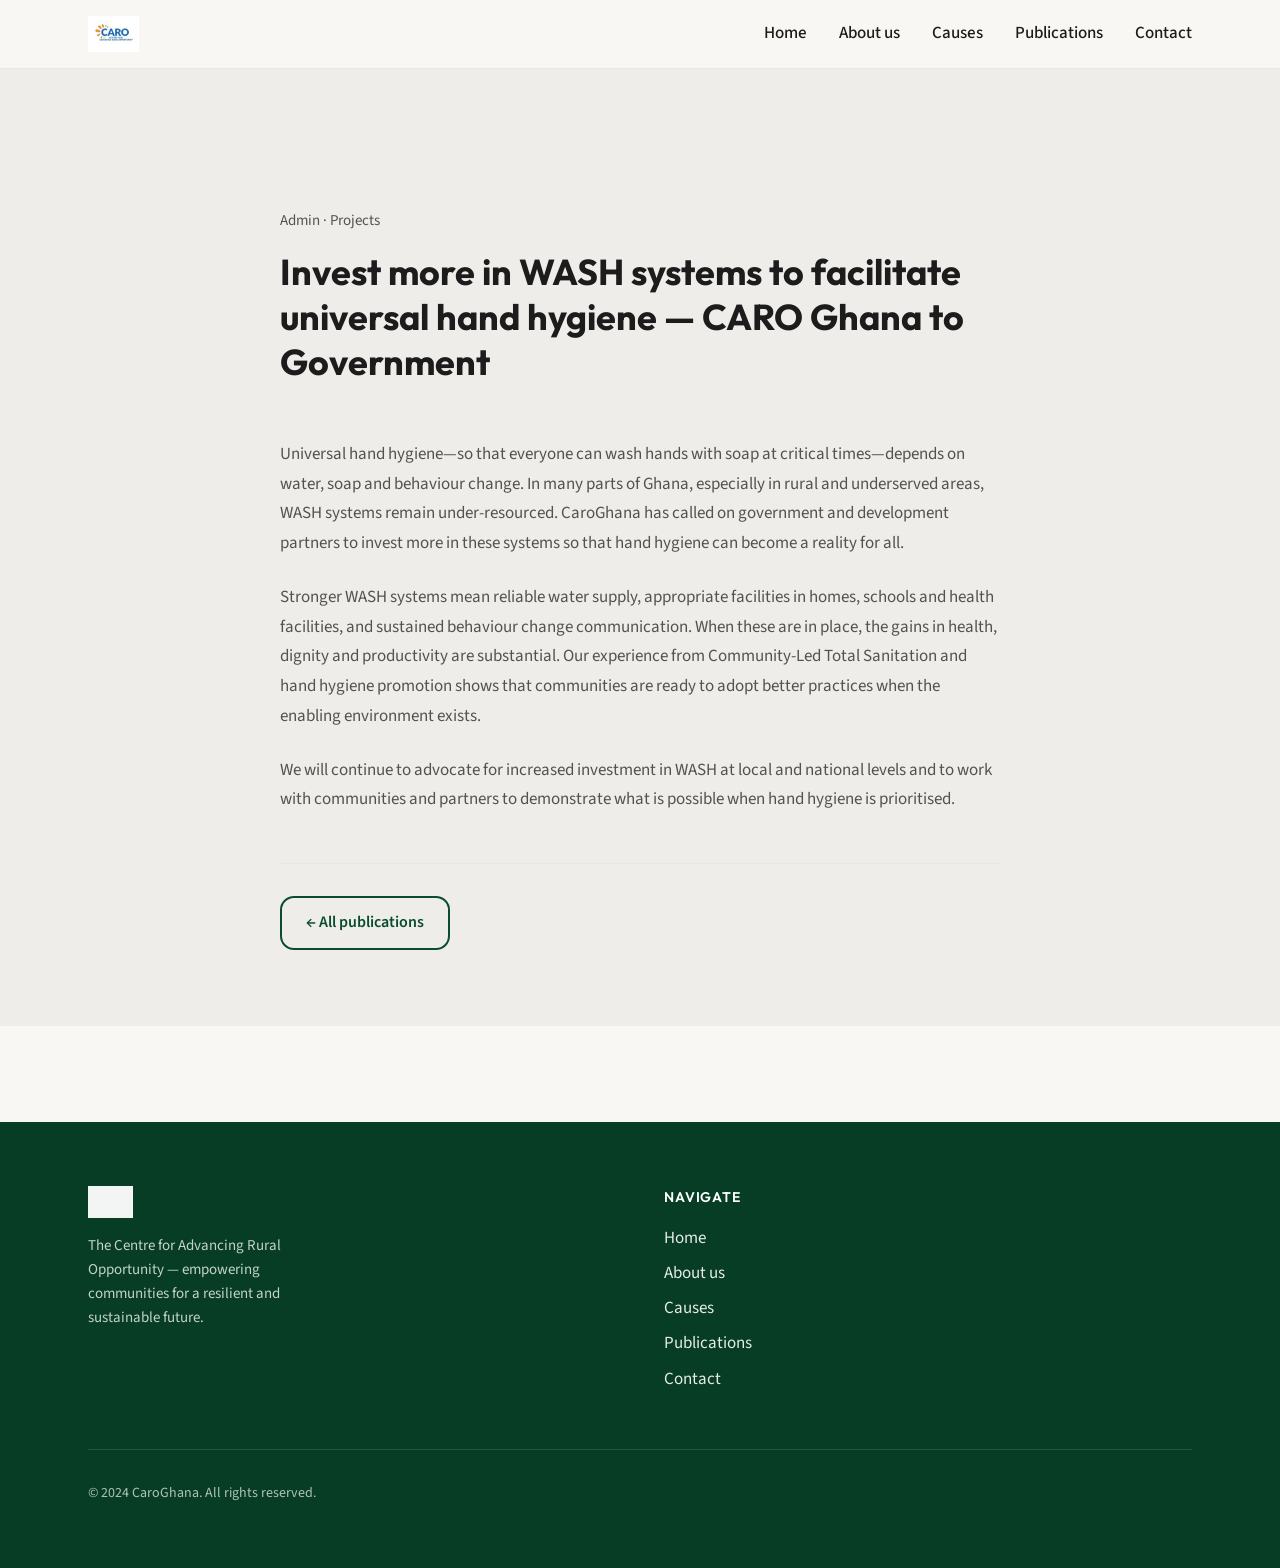
<file: publications/wash-systems-universal-hand-hygiene.html>
<!DOCTYPE html>
<html lang="en">
<head>
  <meta charset="UTF-8" />
  <meta name="viewport" content="width=device-width, initial-scale=1.0" />
  <meta name="description" content="Invest more in WASH systems to facilitate universal hand hygiene — CARO Ghana to Government." />
  <title>Invest more in WASH systems to facilitate universal hand hygiene — CARO Ghana to Government – CaroGhana</title>
  <link rel="preconnect" href="https://fonts.googleapis.com" />
  <link rel="preconnect" href="https://fonts.gstatic.com" crossorigin />
  <link href="https://fonts.googleapis.com/css2?family=Outfit:wght@500;600;700&family=Source+Sans+3:wght@400;500;600;700&display=swap" rel="stylesheet" />
  <link rel="stylesheet" href="../css/variables.css" />
  <link rel="stylesheet" href="../css/base.css" />
  <link rel="stylesheet" href="../css/header.css" />
  <link rel="stylesheet" href="../css/footer.css" />
  <link rel="stylesheet" href="../css/publication.css" />
</head>
<body>
  <a href="#main" class="skip-link">Skip to main content</a>

  <header class="site-header">
    <div class="container">
      <a href="../index.html" class="logo"><img src="../images/logo.jpg" alt="CaroGhana" /></a>
      <button type="button" class="nav-toggle" aria-label="Open menu" aria-expanded="false" data-nav-toggle>
        <span aria-hidden="true">☰</span>
      </button>
      <nav class="nav" id="nav" aria-label="Main">
        <ul class="nav-list">
          <li><a href="../index.html">Home</a></li>
          <li><a href="../about.html">About us</a></li>
          <li><a href="../causes.html">Causes</a></li>
          <li><a href="../publications.html">Publications</a></li>
          <li><a href="../contact.html">Contact</a></li>
        </ul>
      </nav>
    </div>
  </header>

  <main id="main">
    <article class="pub-article section section--alt">
      <div class="container container--narrow">
        <header class="pub-header">
          <p class="pub-meta"><span>Admin</span><span>Projects</span></p>
          <h1>Invest more in WASH systems to facilitate universal hand hygiene — CARO Ghana to Government</h1>
        </header>
        <div class="pub-body">
          <p>Universal hand hygiene—so that everyone can wash hands with soap at critical times—depends on water, soap and behaviour change. In many parts of Ghana, especially in rural and underserved areas, WASH systems remain under-resourced. CaroGhana has called on government and development partners to invest more in these systems so that hand hygiene can become a reality for all.</p>
          <p>Stronger WASH systems mean reliable water supply, appropriate facilities in homes, schools and health facilities, and sustained behaviour change communication. When these are in place, the gains in health, dignity and productivity are substantial. Our experience from Community-Led Total Sanitation and hand hygiene promotion shows that communities are ready to adopt better practices when the enabling environment exists.</p>
          <p>We will continue to advocate for increased investment in WASH at local and national levels and to work with communities and partners to demonstrate what is possible when hand hygiene is prioritised.</p>
        </div>
        <div class="pub-back">
          <a href="../publications.html" class="btn btn--outline">← All publications</a>
        </div>
      </div>
    </article>
  </main>

  <footer class="site-footer">
    <div class="container">
      <div class="footer-grid">
        <div class="footer-brand">
          <a href="../index.html" class="logo"><img src="../images/logo.jpg" alt="CaroGhana" /></a>
          <p>The Centre for Advancing Rural Opportunity — empowering communities for a resilient and sustainable future.</p>
        </div>
        <div class="footer-nav">
          <h4>Navigate</h4>
          <ul>
            <li><a href="../index.html">Home</a></li>
            <li><a href="../about.html">About us</a></li>
            <li><a href="../causes.html">Causes</a></li>
            <li><a href="../publications.html">Publications</a></li>
            <li><a href="../contact.html">Contact</a></li>
          </ul>
        </div>
      </div>
      <div class="footer-bottom">© 2024 CaroGhana. All rights reserved.</div>
    </div>
  </footer>

  <script>
    (function () {
      var toggle = document.querySelector('[data-nav-toggle]');
      var nav = document.getElementById('nav');
      if (!toggle || !nav) return;
      toggle.addEventListener('click', function () {
        var open = nav.classList.toggle('is-open');
        toggle.setAttribute('aria-expanded', open);
        toggle.setAttribute('aria-label', open ? 'Close menu' : 'Open menu');
      });
    })();
  </script>
</body>
</html>
</file>
<file: css/variables.css>
/* CaroGhana – Design tokens */
:root {
  /* Primary – growth, health, rural */
  --color-primary: #0a4d2e;
  --color-primary-dark: #063d24;
  --color-primary-light: #0e6b3d;
  --color-primary-muted: rgba(10, 77, 46, 0.06);

  /* Accent – hope, warmth */
  --color-accent: #b87333;
  --color-accent-light: #d4924a;
  --color-accent-muted: rgba(184, 115, 51, 0.1);

  /* Neutrals – sleeker */
  --color-bg: #f8f7f4;
  --color-bg-alt: #eeede9;
  --color-surface: #ffffff;
  --color-text: #1c1c1c;
  --color-text-muted: #525252;
  --color-border: #e8e6e1;

  /* Typography */
  --font-heading: "Outfit", system-ui, sans-serif;
  --font-body: "Source Sans 3", system-ui, sans-serif;

  /* Spacing */
  --space-xs: 0.25rem;
  --space-sm: 0.5rem;
  --space-md: 1rem;
  --space-lg: 1.5rem;
  --space-xl: 2rem;
  --space-2xl: 3rem;
  --space-3xl: 4rem;
  --space-4xl: 6rem;
  --section-padding: clamp(3rem, 6vw, 5rem);

  /* Layout */
  --container-max: 72rem;
  --container-narrow: 48rem;
  --radius-sm: 0.375rem;
  --radius-md: 0.5rem;
  --radius-lg: 0.875rem;
  --radius-xl: 1rem;
  --radius-full: 9999px;

  /* Motion */
  --ease-out: cubic-bezier(0.22, 1, 0.36, 1);
  --transition-fast: 0.2s var(--ease-out);
  --transition-base: 0.3s var(--ease-out);
  --transition-slow: 0.5s var(--ease-out);
}
</file>
<file: css/base.css>
/* Base styles */
@import "variables.css";

*,
*::before,
*::after {
  box-sizing: border-box;
}

html {
  scroll-behavior: smooth;
}

body {
  margin: 0;
  font-family: var(--font-body);
  font-size: 1.0625rem;
  line-height: 1.6;
  color: var(--color-text);
  background-color: var(--color-bg);
  -webkit-font-smoothing: antialiased;
}

img {
  max-width: 100%;
  height: auto;
  display: block;
}

a {
  color: var(--color-primary);
  text-decoration: none;
  transition: color var(--transition-fast);
}

a:hover {
  color: var(--color-primary-dark);
}

:focus-visible {
  outline: 2px solid var(--color-primary);
  outline-offset: 2px;
}

.container {
  width: 100%;
  max-width: var(--container-max);
  margin-inline: auto;
  padding-inline: var(--space-lg);
}

.container--narrow {
  max-width: var(--container-narrow);
}

.section {
  padding-block: var(--section-padding);
}

.section--alt {
  background-color: var(--color-bg-alt);
}

.section-title {
  font-family: var(--font-heading);
  font-size: clamp(1.75rem, 4vw, 2.25rem);
  font-weight: 600;
  color: var(--color-text);
  margin: 0 0 var(--space-md);
  letter-spacing: -0.02em;
}

.section-subtitle {
  font-size: 1.125rem;
  color: var(--color-text-muted);
  margin: 0;
  max-width: 40ch;
}

.btn {
  display: inline-flex;
  align-items: center;
  justify-content: center;
  gap: var(--space-sm);
  padding: 0.75rem 1.5rem;
  font-family: var(--font-body);
  font-size: 1rem;
  font-weight: 600;
  border: none;
  border-radius: var(--radius-lg);
  cursor: pointer;
  transition: background-color 0.3s var(--ease-out), color 0.3s var(--ease-out),
    transform 0.25s var(--ease-out), box-shadow 0.3s var(--ease-out);
}

.btn:hover {
  transform: translateY(-1px);
}

.btn:active {
  transform: translateY(0);
}

.btn--primary {
  background-color: var(--color-primary);
  color: white;
}

.btn--primary:hover {
  background-color: var(--color-primary-dark);
  color: white;
}

.btn--outline {
  background-color: transparent;
  color: var(--color-primary);
  border: 2px solid var(--color-primary);
}

.btn--outline:hover {
  background-color: var(--color-primary-muted);
  color: var(--color-primary-dark);
}

.btn--accent {
  background-color: var(--color-accent);
  color: white;
}

.btn--accent:hover {
  background-color: var(--color-accent-light);
  color: white;
}

/* Skip link */
.skip-link {
  position: absolute;
  top: -100%;
  left: var(--space-md);
  z-index: 100;
  padding: var(--space-md) var(--space-lg);
  background: var(--color-primary);
  color: white;
  font-weight: 600;
  border-radius: var(--radius-md);
  transition: top var(--transition-fast);
}

.skip-link:focus {
  top: var(--space-md);
}
</file>
<file: css/header.css>
/* Site header & navigation */
.site-header {
  position: sticky;
  top: 0;
  z-index: 50;
  background: rgba(248, 247, 244, 0.95);
  backdrop-filter: blur(16px);
  -webkit-backdrop-filter: blur(16px);
  border-bottom: 1px solid var(--color-border);
  transition: box-shadow 0.3s var(--ease-out);
}

.site-header.scrolled {
  box-shadow: 0 2px 20px rgba(0, 0, 0, 0.06);
}

.site-header .container {
  display: flex;
  align-items: center;
  justify-content: space-between;
  padding-block: var(--space-md);
}

.logo {
  display: inline-flex;
  align-items: center;
  font-family: var(--font-heading);
  font-size: 1.5rem;
  font-weight: 700;
  color: var(--color-primary);
  letter-spacing: -0.02em;
}

.logo img {
  height: 2.25rem;
  width: auto;
  object-fit: contain;
}

.logo:hover {
  color: var(--color-primary-dark);
}

.logo:hover img {
  opacity: 0.9;
}

.nav-toggle {
  display: none;
  padding: var(--space-sm) var(--space-md);
  background: none;
  border: none;
  cursor: pointer;
  color: var(--color-text);
  font-size: 1.25rem;
}

.nav-list {
  display: flex;
  align-items: center;
  gap: var(--space-xl);
  list-style: none;
  margin: 0;
  padding: 0;
}

.nav-list a {
  font-weight: 500;
  color: var(--color-text);
  position: relative;
  transition: color 0.25s var(--ease-out);
}

.nav-list a::after {
  content: "";
  position: absolute;
  bottom: -4px;
  left: 0;
  width: 0;
  height: 2px;
  background: var(--color-primary);
  transition: width 0.3s var(--ease-out);
}

.nav-list a:hover::after,
.nav-list a[aria-current="page"]::after {
  width: 100%;
}

.nav-list a:hover {
  color: var(--color-primary);
}

@media (max-width: 768px) {
  .nav-list a::after {
    display: none;
  }
}

.nav-list a[aria-current="page"] {
  color: var(--color-primary);
  font-weight: 600;
}

@media (max-width: 768px) {
  .nav-toggle {
    display: block;
  }

  .nav {
    position: absolute;
    top: 100%;
    left: 0;
    right: 0;
    background: var(--color-surface);
    border-bottom: 1px solid var(--color-border);
    padding: var(--space-lg);
    transform: translateY(-100%);
    opacity: 0;
    visibility: hidden;
    transition: transform var(--transition-base), opacity var(--transition-base),
      visibility var(--transition-base);
  }

  .nav.is-open {
    transform: translateY(0);
    opacity: 1;
    visibility: visible;
  }

  .nav-list {
    flex-direction: column;
    align-items: stretch;
    gap: 0;
  }

  .nav-list li {
    border-bottom: 1px solid var(--color-border);
  }

  .nav-list li:last-child {
    border-bottom: none;
  }

  .nav-list a {
    display: block;
    padding: var(--space-md);
  }
}
</file>
<file: css/hero.css>
/* Hero section */
.hero {
  position: relative;
  min-height: 90vh;
  display: flex;
  align-items: center;
  padding-block: var(--space-4xl);
  overflow: hidden;
}

.hero::after {
  content: "";
  position: absolute;
  inset: 0;
  background: url("../images/hero.jpg") center / cover no-repeat;
  z-index: 0;
}

.hero::before {
  content: "";
  position: absolute;
  inset: 0;
  background: linear-gradient(
    135deg,
    rgba(6, 61, 36, 0.75) 0%,
    rgba(10, 77, 46, 0.5) 40%,
    rgba(10, 77, 46, 0.25) 70%,
    transparent 100%
  );
  pointer-events: none;
  z-index: 1;
}

.hero .container {
  position: relative;
  z-index: 2;
}

.hero-badge {
  display: inline-block;
  padding: var(--space-xs) var(--space-md);
  background: var(--color-primary-muted);
  color: var(--color-primary);
  font-size: 0.8125rem;
  font-weight: 600;
  text-transform: uppercase;
  letter-spacing: 0.08em;
  border-radius: var(--radius-full);
  margin-bottom: var(--space-lg);
}

.hero-title {
  font-family: var(--font-heading);
  font-size: clamp(2.5rem, 6vw, 3.75rem);
  font-weight: 700;
  line-height: 1.15;
  letter-spacing: -0.03em;
  color: var(--color-text);
  margin: 0 0 var(--space-lg);
  max-width: 16ch;
}

.hero-title span {
  color: #7dd3a0;
}

.hero-lead {
  font-size: 1.25rem;
  color: rgba(255, 255, 255, 0.9);
  max-width: 42ch;
  margin: 0 0 var(--space-xl);
  line-height: 1.6;
}

.hero .hero-badge {
  background: rgba(255, 255, 255, 0.15);
  color: rgba(255, 255, 255, 0.95);
  border: 1px solid rgba(255, 255, 255, 0.25);
}

.hero .hero-title {
  color: #fff;
}

.hero-actions {
  display: flex;
  flex-wrap: wrap;
  gap: var(--space-md);
}

.hero .btn--primary {
  background: #fff;
  color: var(--color-primary);
}

.hero .btn--primary:hover {
  background: var(--color-bg);
  color: var(--color-primary-dark);
}

.hero .btn--outline {
  border-color: rgba(255, 255, 255, 0.8);
  color: #fff;
}

.hero .btn--outline:hover {
  background: rgba(255, 255, 255, 0.15);
  color: #fff;
}

@media (max-width: 768px) {
  .hero {
    min-height: auto;
    padding-block: var(--space-3xl);
  }
}
</file>
<file: css/cards.css>
/* Card components */
.card-grid {
  display: grid;
  gap: var(--space-xl);
}

.card-grid--2 {
  grid-template-columns: repeat(2, 1fr);
}

.card-grid--3 {
  grid-template-columns: repeat(3, 1fr);
}

.card-grid--4 {
  grid-template-columns: repeat(4, 1fr);
}

@media (max-width: 900px) {
  .card-grid--3,
  .card-grid--4 {
    grid-template-columns: repeat(2, 1fr);
  }
}

@media (max-width: 600px) {
  .card-grid--2,
  .card-grid--3,
  .card-grid--4 {
    grid-template-columns: 1fr;
  }
}

.card {
  background: var(--color-surface);
  border-radius: var(--radius-xl);
  overflow: hidden;
  border: 1px solid var(--color-border);
  transition: box-shadow 0.4s var(--ease-out), transform 0.4s var(--ease-out),
    border-color 0.3s var(--ease-out);
}

.card:hover {
  box-shadow: 0 20px 50px rgba(0, 0, 0, 0.1);
  transform: translateY(-4px);
  border-color: rgba(10, 77, 46, 0.15);
}

.card--focus {
  padding: var(--space-xl);
}

.card--focus .card-icon {
  width: 3.25rem;
  height: 3.25rem;
  display: flex;
  align-items: center;
  justify-content: center;
  background: var(--color-primary-muted);
  color: var(--color-primary);
  border-radius: var(--radius-lg);
  font-size: 1.5rem;
  margin-bottom: var(--space-md);
  transition: transform 0.3s var(--ease-out), background 0.3s var(--ease-out);
}

.card--focus:hover .card-icon {
  transform: scale(1.08);
  background: rgba(10, 77, 46, 0.12);
}

.card--focus .card-image {
  aspect-ratio: 4 / 3;
  overflow: hidden;
  margin: calc(-1 * var(--space-xl)) calc(-1 * var(--space-xl)) var(--space-lg);
  border-radius: var(--radius-lg) var(--radius-lg) 0 0;
}

.card--focus .card-image img {
  width: 100%;
  height: 100%;
  object-fit: cover;
  transition: transform 0.5s var(--ease-out);
}

.card--focus:hover .card-image img {
  transform: scale(1.05);
}

.card--focus.card--with-image .card-icon {
  display: none;
}

.card--focus .card-title {
  font-family: var(--font-heading);
  font-size: 1.125rem;
  font-weight: 600;
  margin: 0 0 var(--space-sm);
  color: var(--color-text);
}

.card--focus .card-text {
  margin: 0;
  font-size: 0.9375rem;
  color: var(--color-text-muted);
  line-height: 1.6;
}

.card--cause .card-image {
  aspect-ratio: 16 / 10;
  background: var(--color-bg-alt);
  overflow: hidden;
}

.card--cause .card-image img {
  width: 100%;
  height: 100%;
  object-fit: cover;
  transition: transform 0.5s var(--ease-out);
}

.card--cause:hover .card-image img {
  transform: scale(1.05);
}

.card--cause .card-body {
  padding: var(--space-xl);
}

.card--cause .card-title {
  font-family: var(--font-heading);
  font-size: 1.25rem;
  font-weight: 600;
  margin: 0 0 var(--space-sm);
  color: var(--color-text);
}

.card--cause .card-text {
  margin: 0 0 var(--space-md);
  font-size: 0.9375rem;
  color: var(--color-text-muted);
  line-height: 1.6;
}

.card--cause .card-meta {
  font-size: 0.875rem;
  color: var(--color-primary);
  font-weight: 600;
}

.card--testimonial {
  padding: var(--space-xl);
  background: var(--color-surface);
  border-radius: var(--radius-lg);
  border: 1px solid var(--color-border);
  display: flex;
  flex-direction: column;
}

.card--testimonial .card-avatar {
  width: 4rem;
  height: 4rem;
  border-radius: var(--radius-full);
  object-fit: cover;
  margin-bottom: var(--space-md);
}

.card--testimonial .card-quote {
  font-size: 1.0625rem;
  font-style: italic;
  color: var(--color-text);
  margin: 0 0 var(--space-lg);
  line-height: 1.65;
}

.card--testimonial .card-author {
  font-weight: 600;
  color: var(--color-text);
  margin: 0 0 var(--space-xs);
}

.card--testimonial .card-role {
  font-size: 0.875rem;
  color: var(--color-text-muted);
  margin: 0;
}

.card--publication {
  display: block;
  color: inherit;
}

.card--publication:hover {
  color: inherit;
}

.card--publication .card-body {
  padding: var(--space-lg);
}

.card--publication .card-meta {
  font-size: 0.8125rem;
  color: var(--color-text-muted);
  margin-bottom: var(--space-sm);
}

.card--publication .card-title {
  font-family: var(--font-heading);
  font-size: 1.125rem;
  font-weight: 600;
  margin: 0;
  color: var(--color-text);
  transition: color var(--transition-fast);
}

.card--publication:hover .card-title {
  color: var(--color-primary);
}

.section--testimonials {
  position: relative;
  background-image: url("../images/testimonial-bg.jpg");
  background-size: cover;
  background-position: center;
  background-color: var(--color-bg-alt);
}

.section--testimonials::before {
  content: "";
  position: absolute;
  inset: 0;
  background: rgba(250, 249, 246, 0.88);
  z-index: 0;
}

.section--testimonials .container {
  position: relative;
  z-index: 1;
}

.sponsor-grid {
  display: flex;
  flex-wrap: wrap;
  align-items: center;
  justify-content: center;
  gap: var(--space-2xl);
}

.sponsor-item {
  padding: var(--space-lg);
  background: var(--color-surface);
  border-radius: var(--radius-md);
  border: 1px solid var(--color-border);
  min-height: 80px;
  display: flex;
  align-items: center;
  justify-content: center;
  color: var(--color-text-muted);
  font-size: 0.875rem;
}

.sponsor-item img {
  max-height: 60px;
  max-width: 160px;
  width: auto;
  height: auto;
  object-fit: contain;
}

.aims-pills {
  display: flex;
  flex-wrap: wrap;
  gap: var(--space-sm);
}

.aim-pill {
  display: inline-block;
  padding: var(--space-sm) var(--space-md);
  background: var(--color-primary-muted);
  color: var(--color-primary);
  font-size: 0.875rem;
  font-weight: 500;
  border-radius: var(--radius-full);
  transition: background 0.25s var(--ease-out), color 0.25s var(--ease-out);
}

.aim-pill:hover {
  background: var(--color-primary);
  color: white;
}

.vision-mission-grid {
  display: grid;
  grid-template-columns: 1fr 1fr;
  gap: var(--space-2xl);
  margin-top: var(--space-lg);
}

.vision-mission-card {
  padding: var(--space-2xl);
  background: var(--color-surface);
  border-radius: var(--radius-xl);
  border: 1px solid var(--color-border);
  transition: box-shadow 0.4s var(--ease-out), transform 0.4s var(--ease-out);
}

.vision-mission-card:hover {
  box-shadow: 0 12px 40px rgba(0, 0, 0, 0.08);
}

.vision-mission-title {
  font-family: var(--font-heading);
  font-size: 1.25rem;
  font-weight: 600;
  color: var(--color-primary);
  margin: 0 0 var(--space-md);
}

.vision-mission-text {
  margin: 0;
  color: var(--color-text-muted);
  line-height: 1.7;
}

@media (max-width: 768px) {
  .vision-mission-grid {
    grid-template-columns: 1fr;
  }
}

.gallery-grid {
  display: grid;
  grid-template-columns: repeat(2, 1fr);
  gap: var(--space-lg);
  margin-top: var(--space-2xl);
}

.gallery-card {
  margin: 0;
  display: flex;
  flex-direction: column;
  background: var(--color-surface);
  border-radius: var(--radius-xl);
  overflow: hidden;
  border: 1px solid var(--color-border);
  transition: box-shadow 0.3s var(--ease-out);
}

.gallery-card:hover {
  box-shadow: 0 12px 40px rgba(0, 0, 0, 0.1);
}

.gallery-card-label {
  display: block;
  padding: var(--space-md) var(--space-lg);
  background: var(--color-primary);
  color: #fff;
  font-size: 0.9375rem;
  font-weight: 600;
}

.gallery-card-image {
  aspect-ratio: 4 / 3;
  overflow: hidden;
}

.gallery-card-image img {
  width: 100%;
  height: 100%;
  object-fit: cover;
  object-position: center;
  display: block;
  transition: transform 0.5s var(--ease-out);
}

.gallery-card:hover .gallery-card-image img {
  transform: scale(1.05);
}

.gallery-card-caption {
  margin: 0;
  padding: var(--space-md) var(--space-lg);
  background: var(--color-bg-alt);
  color: var(--color-text-muted);
  font-size: 0.875rem;
  line-height: 1.5;
}

@media (max-width: 600px) {
  .gallery-grid {
    grid-template-columns: 1fr;
    gap: var(--space-md);
  }
}

.office-section {
  display: grid;
  grid-template-columns: 1fr 1fr;
  gap: var(--space-3xl);
  align-items: center;
  margin-top: var(--space-2xl);
}

.office-image {
  border-radius: var(--radius-xl);
  overflow: hidden;
  border: 1px solid var(--color-border);
}

.office-image img {
  width: 100%;
  height: auto;
  display: block;
}

.office-content h3 {
  font-family: var(--font-heading);
  font-size: 1.5rem;
  font-weight: 600;
  margin: 0 0 var(--space-md);
  color: var(--color-text);
}

.office-content p {
  margin: 0;
  color: var(--color-text-muted);
  line-height: 1.7;
}

@media (max-width: 768px) {
  .office-section {
    grid-template-columns: 1fr;
  }
}

.cta-block {
  text-align: center;
  padding: var(--space-4xl) var(--space-xl);
  background: linear-gradient(135deg, var(--color-primary) 0%, var(--color-primary-dark) 100%);
  border-radius: var(--radius-xl);
  color: white;
  position: relative;
  overflow: hidden;
}

.cta-block::before {
  content: "";
  position: absolute;
  inset: 0;
  background: linear-gradient(135deg, transparent 0%, rgba(255,255,255,0.05) 100%);
  pointer-events: none;
}

.cta-block h2 {
  font-family: var(--font-heading);
  font-size: clamp(1.5rem, 3vw, 2rem);
  font-weight: 600;
  margin: 0 0 var(--space-md);
  color: white;
}

.cta-block p {
  margin: 0 0 var(--space-xl);
  opacity: 0.9;
  max-width: 40ch;
  margin-inline: auto;
}

.cta-block .btn {
  background: white;
  color: var(--color-primary);
}

.cta-block .btn:hover {
  background: var(--color-bg);
  color: var(--color-primary-dark);
}
</file>
<file: css/animations.css>
/* Animations and transitions */
@keyframes fadeInUp {
  from {
    opacity: 0;
    transform: translateY(24px);
  }
  to {
    opacity: 1;
    transform: translateY(0);
  }
}

@keyframes fadeIn {
  from { opacity: 0; }
  to { opacity: 1; }
}

.animate-on-scroll {
  opacity: 0;
  transform: translateY(24px);
  transition: opacity 0.6s var(--ease-out), transform 0.6s var(--ease-out);
}

.animate-on-scroll.is-visible {
  opacity: 1;
  transform: translateY(0);
}

.animate-on-scroll--delay-1 { transition-delay: 0.1s; }
.animate-on-scroll--delay-2 { transition-delay: 0.2s; }
.animate-on-scroll--delay-3 { transition-delay: 0.3s; }
.animate-on-scroll--delay-4 { transition-delay: 0.4s; }

.hero .hero-badge {
  animation: fadeInUp 0.6s var(--ease-out) 0.2s both;
}

.hero .hero-title {
  animation: fadeInUp 0.6s var(--ease-out) 0.3s both;
}

.hero .hero-lead {
  animation: fadeInUp 0.6s var(--ease-out) 0.45s both;
}

.hero .hero-actions {
  animation: fadeInUp 0.6s var(--ease-out) 0.6s both;
}
</file>
<file: css/footer.css>
/* Site footer */
.site-footer {
  background: var(--color-primary-dark);
  color: rgba(255, 255, 255, 0.85);
  padding-block: var(--space-3xl);
  margin-top: var(--space-4xl);
}

.site-footer a {
  color: rgba(255, 255, 255, 0.9);
}

.site-footer a:hover {
  color: white;
}

.footer-grid {
  display: grid;
  grid-template-columns: 1fr 1fr;
  gap: var(--space-2xl);
  margin-bottom: var(--space-2xl);
}

.footer-brand .logo {
  color: white;
  margin-bottom: var(--space-md);
}

.footer-brand .logo img {
  height: 2rem;
  filter: brightness(0) invert(1);
  opacity: 0.95;
}

.footer-brand p {
  margin: 0;
  font-size: 0.9375rem;
  max-width: 32ch;
  opacity: 0.9;
}

.footer-nav h4 {
  font-family: var(--font-heading);
  font-size: 0.875rem;
  font-weight: 600;
  text-transform: uppercase;
  letter-spacing: 0.06em;
  margin: 0 0 var(--space-md);
  color: white;
}

.footer-nav ul {
  list-style: none;
  margin: 0;
  padding: 0;
}

.footer-nav li {
  margin-bottom: var(--space-sm);
}

.footer-bottom {
  padding-top: var(--space-xl);
  border-top: 1px solid rgba(255, 255, 255, 0.15);
  font-size: 0.875rem;
  opacity: 0.8;
}

@media (max-width: 600px) {
  .footer-grid {
    grid-template-columns: 1fr;
  }
}
</file>
<file: css/project.css>
/* Project / cause detail pages */
.project-hero {
  position: relative;
  padding-block: 0;
  overflow: hidden;
}

.project-hero-image {
  aspect-ratio: 21 / 9;
  background: var(--color-bg-alt);
}

.project-hero-image img {
  width: 100%;
  height: 100%;
  object-fit: cover;
}

.project-hero-content {
  padding-block: var(--space-2xl);
  padding-inline: 0;
}

.project-hero-content h1 {
  font-family: var(--font-heading);
  font-size: clamp(1.75rem, 4vw, 2.5rem);
  font-weight: 700;
  margin: 0 0 var(--space-md);
  color: var(--color-text);
}

.project-hero-content .project-meta {
  font-size: 0.9375rem;
  color: var(--color-primary);
  font-weight: 600;
  margin-bottom: var(--space-lg);
}

.project-hero-content .project-lead {
  font-size: 1.125rem;
  color: var(--color-text-muted);
  line-height: 1.7;
  margin: 0;
}

.project-block {
  margin-bottom: var(--space-3xl);
}

.project-block h2 {
  font-family: var(--font-heading);
  font-size: 1.375rem;
  font-weight: 600;
  margin: 0 0 var(--space-md);
  color: var(--color-primary);
}

.project-block p,
.project-block ul {
  margin: 0 0 var(--space-md);
  color: var(--color-text-muted);
  line-height: 1.7;
}

.project-block ul {
  padding-left: 1.25rem;
}

.project-block li {
  margin-bottom: var(--space-sm);
}

.project-cta {
  margin-top: var(--space-2xl);
  padding-top: var(--space-2xl);
  border-top: 1px solid var(--color-border);
}

@media (max-width: 768px) {
  .project-hero-image {
    aspect-ratio: 16 / 10;
  }
}
</file>
<file: css/publication.css>
/* Publication / article detail pages */
.pub-article .pub-header {
  padding-block: var(--space-2xl) var(--space-xl);
}

.pub-article .pub-meta {
  font-size: 0.9375rem;
  color: var(--color-text-muted);
  margin-bottom: var(--space-md);
}

.pub-article .pub-meta span + span::before {
  content: " · ";
}

.pub-article h1 {
  font-family: var(--font-heading);
  font-size: clamp(1.75rem, 4vw, 2.25rem);
  font-weight: 700;
  margin: 0 0 var(--space-lg);
  color: var(--color-text);
  line-height: 1.25;
}

.pub-article .pub-body {
  color: var(--color-text-muted);
  line-height: 1.75;
}

.pub-article .pub-body p {
  margin: 0 0 var(--space-lg);
}

.pub-article .pub-body a {
  color: var(--color-primary);
  text-decoration: underline;
}

.pub-article .pub-body a:hover {
  color: var(--color-primary-dark);
}

.pub-article .pub-back {
  margin-top: var(--space-2xl);
  padding-top: var(--space-xl);
  border-top: 1px solid var(--color-border);
}
</file>
